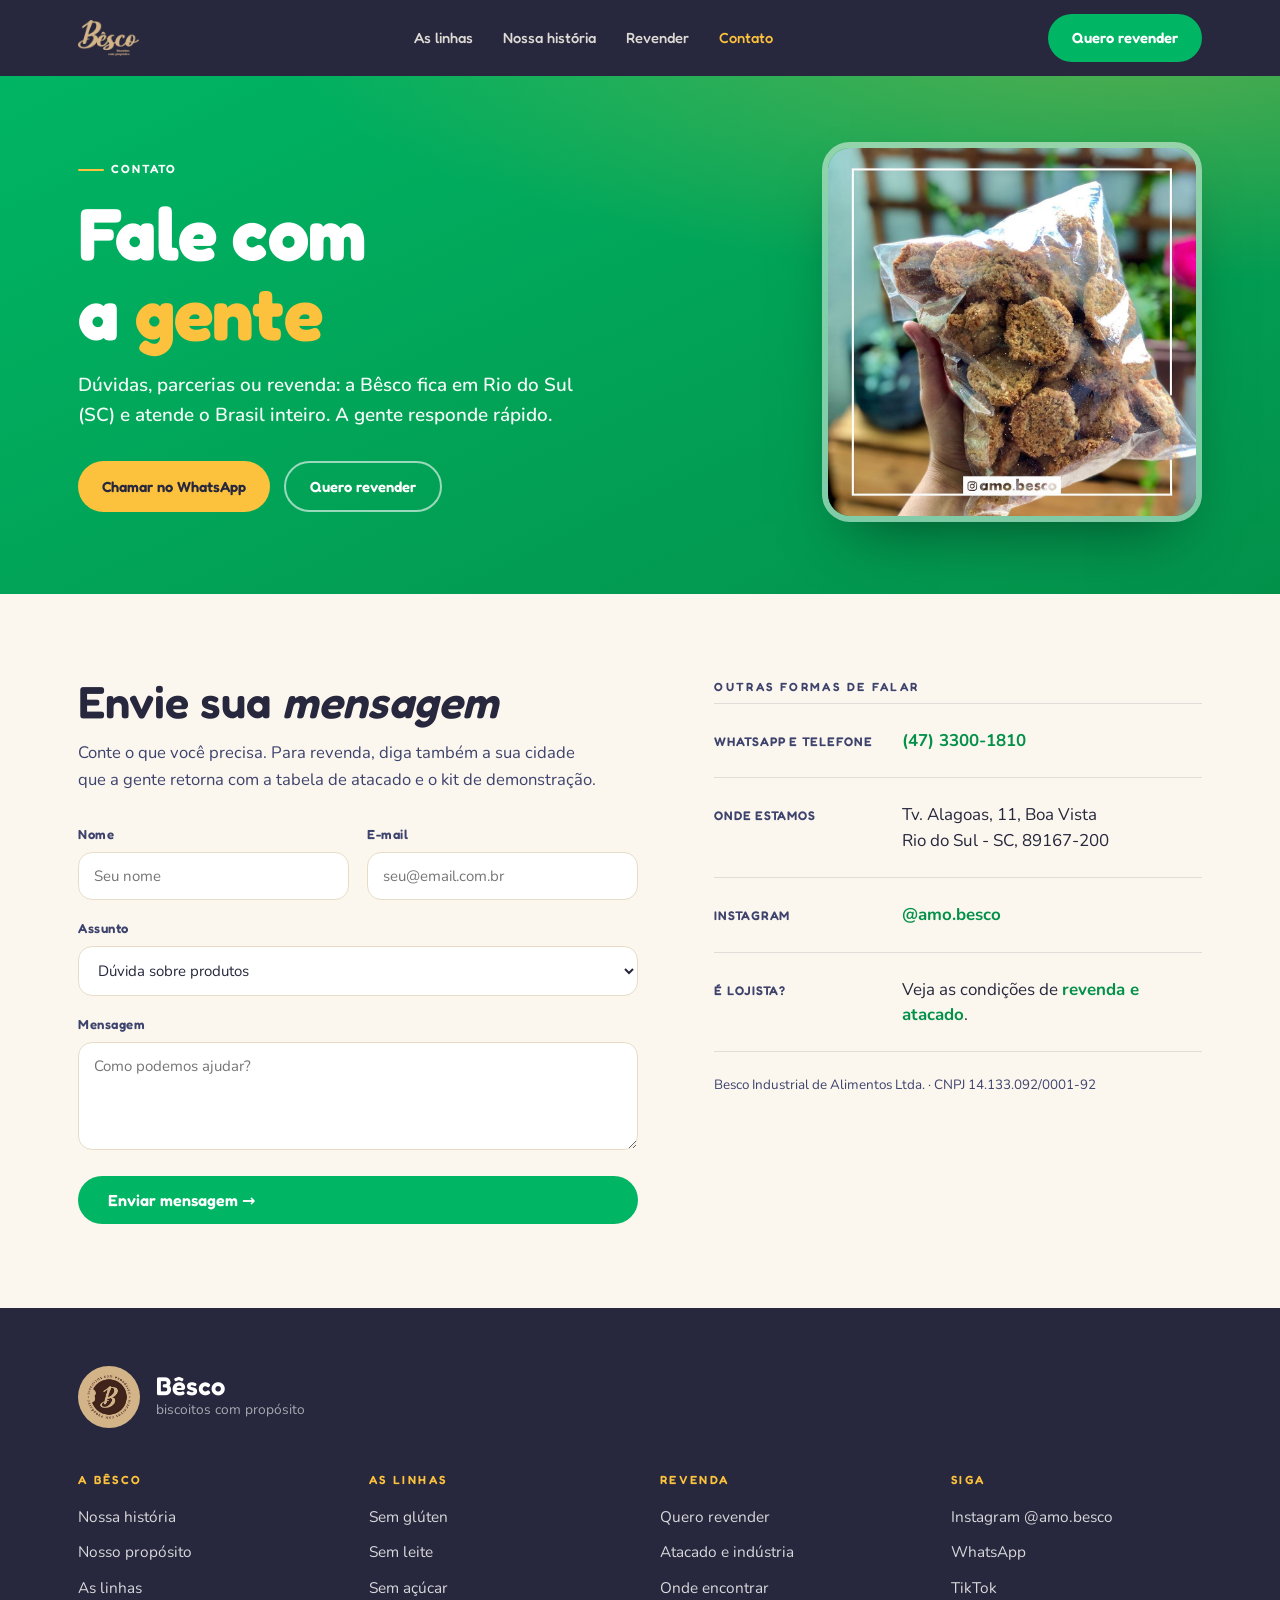
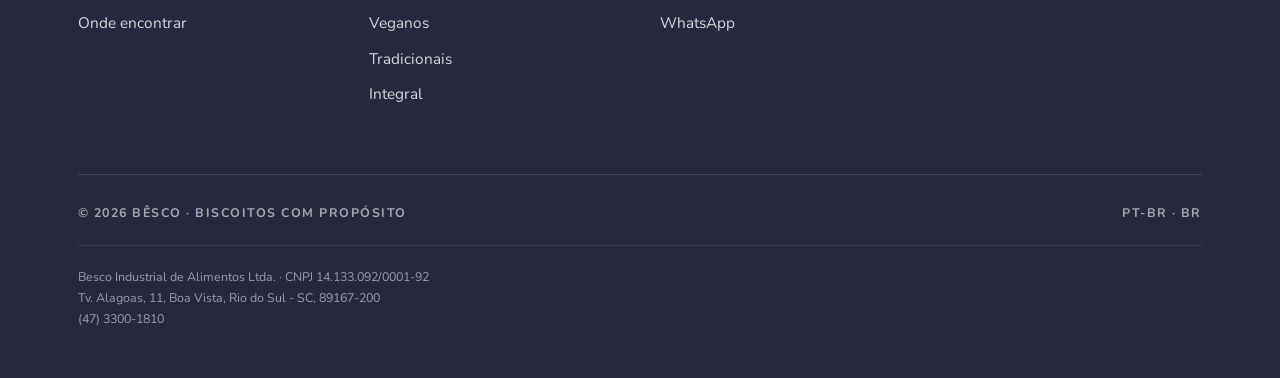
<file: contato.html>
<!doctype html>
<html lang="pt-BR">
<head>
<meta charset="utf-8" />
<meta name="viewport" content="width=device-width, initial-scale=1" />
<title>Contato · Bêsco</title>
<link rel="stylesheet" href="besco.css" />
<style>
  /* contato — módulo de contato (formulário + canais), sem pilha de cards */
  .contact-grid { display: grid; grid-template-columns: 1.08fr 0.92fr; gap: 64px; align-items: start; }
  .contact-grid h2 { font-size: clamp(1.9rem, 4vw, 2.8rem); margin-bottom: 14px; }
  .contact-grid .intro { color: var(--azul-cinza); max-width: 520px; margin-bottom: 30px; font-size: 1.04rem; }
  .ways-title { font-family: var(--font-display); font-size: 0.74rem; font-weight: 600; letter-spacing: 0.2em; text-transform: uppercase; color: var(--azul-cinza); margin-bottom: 6px; }
  .ways { display: grid; }
  .way { display: grid; grid-template-columns: 168px 1fr; gap: 20px; padding: 24px 0; border-bottom: 1px solid var(--line); align-items: baseline; }
  .way:first-of-type { border-top: 1px solid var(--line); }
  .way .k { font-family: var(--font-display); font-weight: 600; font-size: 0.78rem; letter-spacing: 0.06em; text-transform: uppercase; color: var(--azul-cinza); }
  .way .v { font-size: 1.06rem; color: var(--indigo); line-height: 1.5; }
  .way .v a { color: var(--verde-folha); font-weight: 700; }
  .way .v a:hover { text-decoration: underline; }
  .way-note { margin-top: 22px; font-size: 0.84rem; color: var(--azul-cinza); }
  @media (max-width: 900px) { .contact-grid { grid-template-columns: 1fr; gap: 44px; } }
  @media (max-width: 560px) { .way { grid-template-columns: 1fr; gap: 4px; } }
</style>
</head>
<body>

<header class="site-header"><div class="wrap bar">
  <a class="brand" href="index.html"><img src="mqy7fmq2-besco_logo.png" alt="Bêsco"></a>
  <nav class="nav"><a href="linhas.html">As linhas</a><a href="sobre.html">Nossa história</a><a href="revender.html">Revender</a><a href="contato.html" aria-current="page">Contato</a></nav>
  <a class="pill" href="revender.html">Quero revender</a>
</div></header>

<section class="page-hero"><div class="wrap">
  <div>
    <p class="eyebrow">Contato</p>
    <h1>Fale com<br>a <em>gente</em></h1>
    <p class="lead">Dúvidas, parcerias ou revenda: a Bêsco fica em Rio do Sul (SC) e atende o Brasil inteiro. A gente responde rápido.</p>
    <div class="acts">
      <a class="pill pill-amarelo" href="https://wa.me/554733001810" target="_blank" rel="noreferrer">Chamar no WhatsApp</a>
      <a class="pill pill-outline" href="revender.html">Quero revender</a>
    </div>
  </div>
  <div class="hero-photo"><img src="mqy6a2i2-amo.besco_1615399075_2526473021935200951_37765778252.jpg" alt="Biscoitos Bêsco"></div>
</div></section>

<section class="block"><div class="wrap">
  <div class="contact-grid">

    <div>
      <h2 class="serif">Envie sua <em>mensagem</em></h2>
      <p class="intro">Conte o que você precisa. Para revenda, diga também a sua cidade que a gente retorna com a tabela de atacado e o kit de demonstração.</p>
      <form class="form" onsubmit="event.preventDefault(); this.querySelector('.ok').style.display='block';">
        <div class="row">
          <div class="field"><label>Nome</label><input type="text" placeholder="Seu nome" required></div>
          <div class="field"><label>E-mail</label><input type="email" placeholder="seu@email.com.br" required></div>
        </div>
        <div class="field"><label>Assunto</label>
          <select><option>Dúvida sobre produtos</option><option>Quero revender</option><option>Atacado / indústria</option><option>Imprensa</option><option>Outro</option></select>
        </div>
        <div class="field"><label>Mensagem</label><textarea rows="4" placeholder="Como podemos ajudar?"></textarea></div>
        <button class="btn" type="submit">Enviar mensagem →</button>
        <p class="ok" style="display:none; color:var(--verde-folha); font-weight:800; font-size:14px;">Mensagem enviada! Logo retornamos o seu contato.</p>
      </form>
    </div>

    <aside>
      <div class="ways-title">Outras formas de falar</div>
      <div class="ways">
        <div class="way"><div class="k">WhatsApp e telefone</div><div class="v"><a href="tel:+554733001810">(47) 3300-1810</a></div></div>
        <div class="way"><div class="k">Onde estamos</div><div class="v">Tv. Alagoas, 11, Boa Vista<br>Rio do Sul - SC, 89167-200</div></div>
        <div class="way"><div class="k">Instagram</div><div class="v"><a href="https://instagram.com/amo.besco" target="_blank" rel="noreferrer">@amo.besco</a></div></div>
        <div class="way"><div class="k">É lojista?</div><div class="v">Veja as condições de <a href="revender.html">revenda e atacado</a>.</div></div>
      </div>
      <p class="way-note">Besco Industrial de Alimentos Ltda. · CNPJ 14.133.092/0001-92</p>
    </aside>

  </div>
</div></section>

<footer class="site-footer"><div class="wrap">
  <div class="foot-brand"><img class="seal" src="mqy7fmq3-images.jpg" alt="Bêsco"><div><div class="serif">Bêsco</div><div class="sub">biscoitos com propósito</div></div></div>
  <div class="foot-cols">
    <div><h4>A Bêsco</h4><a href="sobre.html">Nossa história</a><a href="sobre.html">Nosso propósito</a><a href="linhas.html">As linhas</a><a href="contato.html">Onde encontrar</a></div>
    <div><h4>As linhas</h4><a href="linha-sem-gluten.html">Sem glúten</a><a href="linha-sem-leite.html">Sem leite</a><a href="linha-sem-acucar.html">Sem açúcar</a><a href="linha-veganos.html">Veganos</a><a href="linha-tradicionais.html">Tradicionais</a><a href="linha-integral.html">Integral</a></div>
    <div><h4>Revenda</h4><a href="revender.html">Quero revender</a><a href="revender.html">Atacado e indústria</a><a href="contato.html">Onde encontrar</a><a href="contato.html">WhatsApp</a></div>
    <div><h4>Siga</h4><a href="https://instagram.com/amo.besco" target="_blank" rel="noreferrer">Instagram @amo.besco</a><a href="contato.html">WhatsApp</a><a href="contato.html">TikTok</a></div>
  </div>
  <div class="foot-bottom"><span>© 2026 Bêsco · Biscoitos com propósito</span><span>PT-BR · BR</span></div>
  <div class="legal">Besco Industrial de Alimentos Ltda. · CNPJ 14.133.092/0001-92<br>Tv. Alagoas, 11, Boa Vista, Rio do Sul - SC, 89167-200<br>(47) 3300-1810</div>
</div></footer>

</body>
</html>
</file>
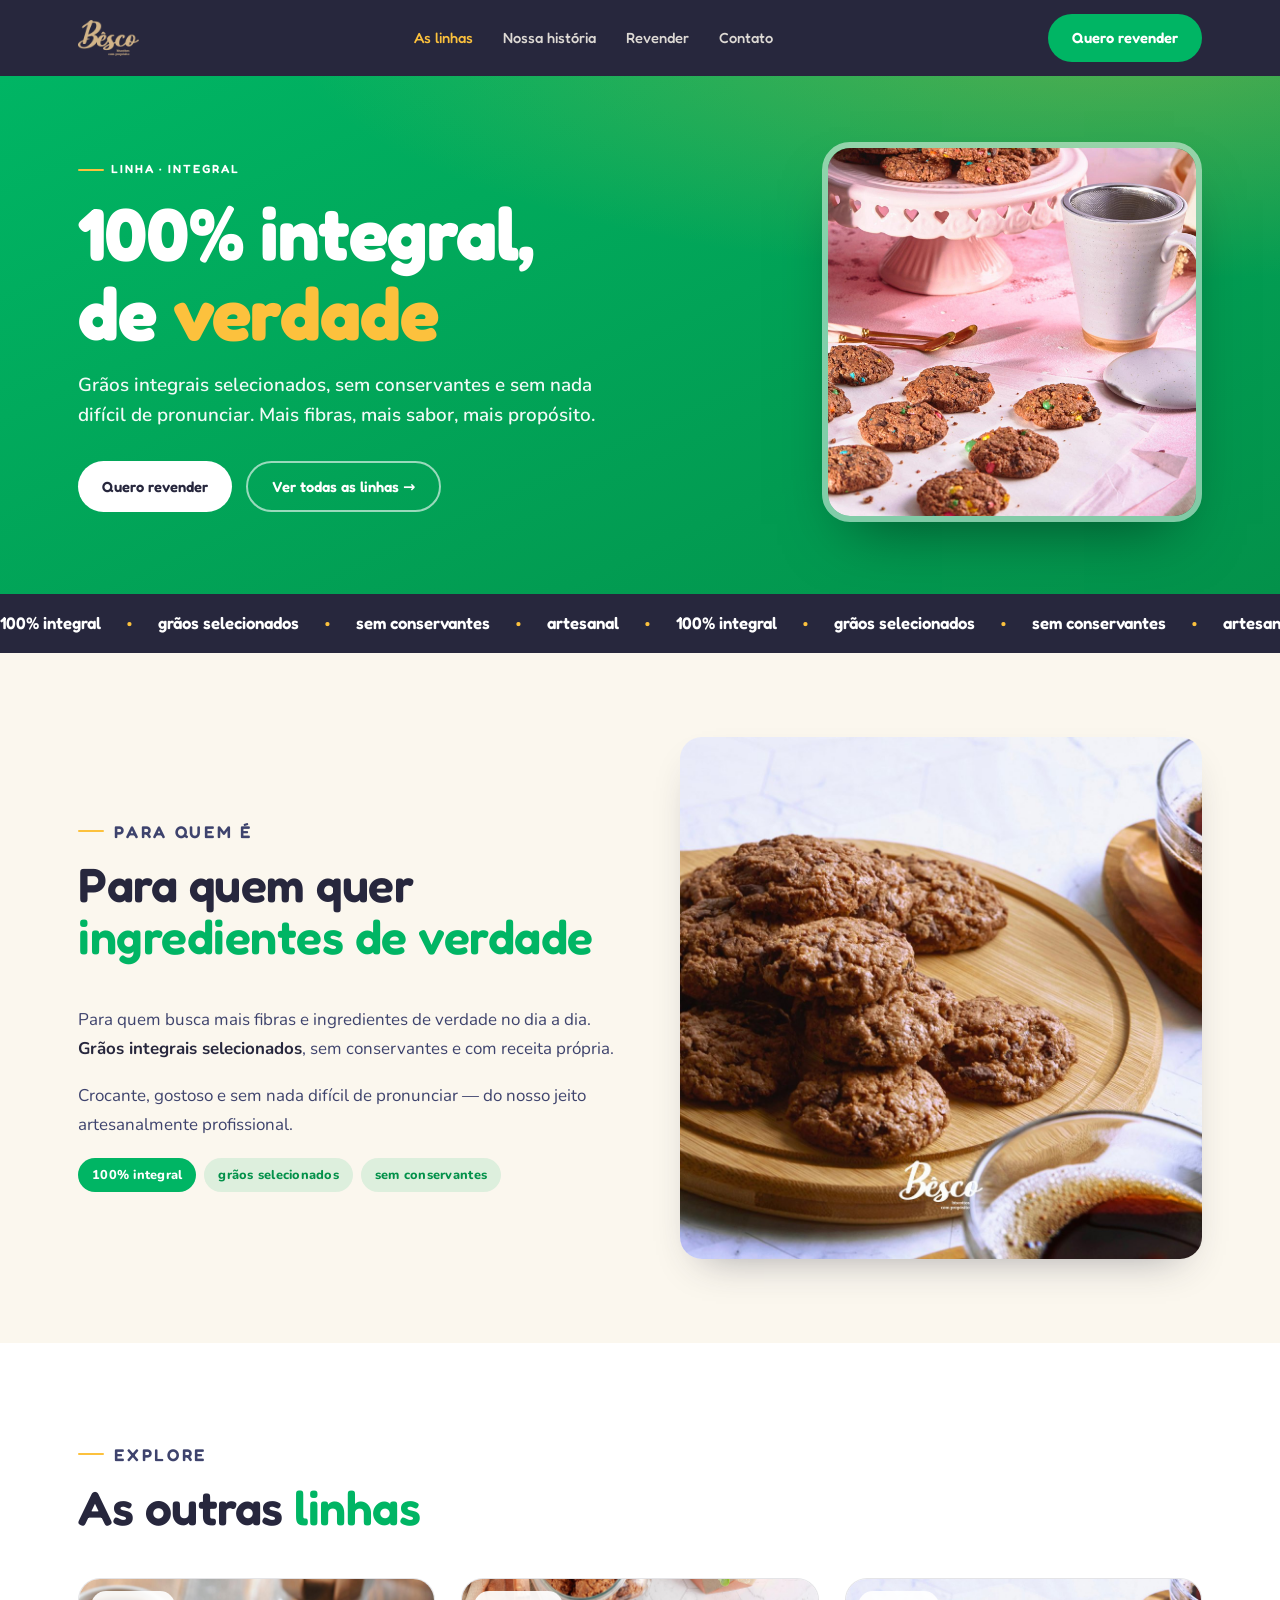
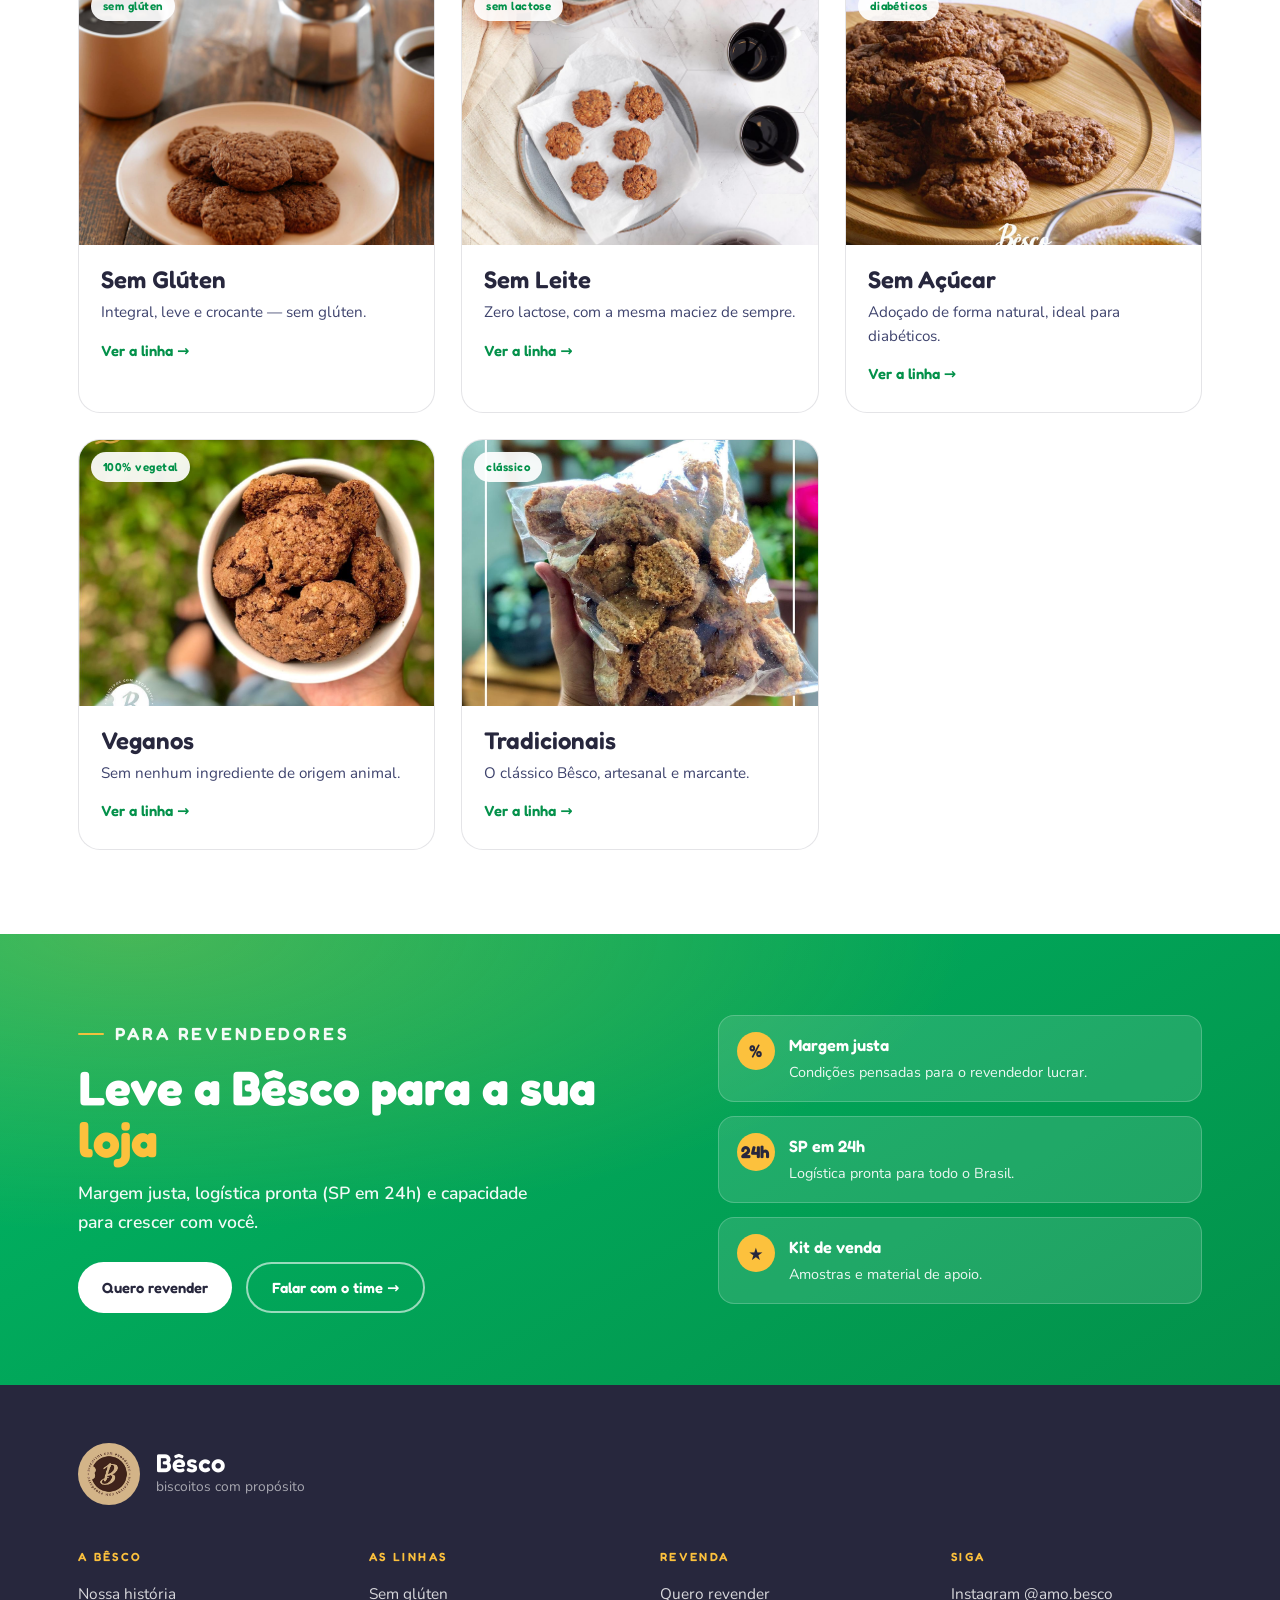
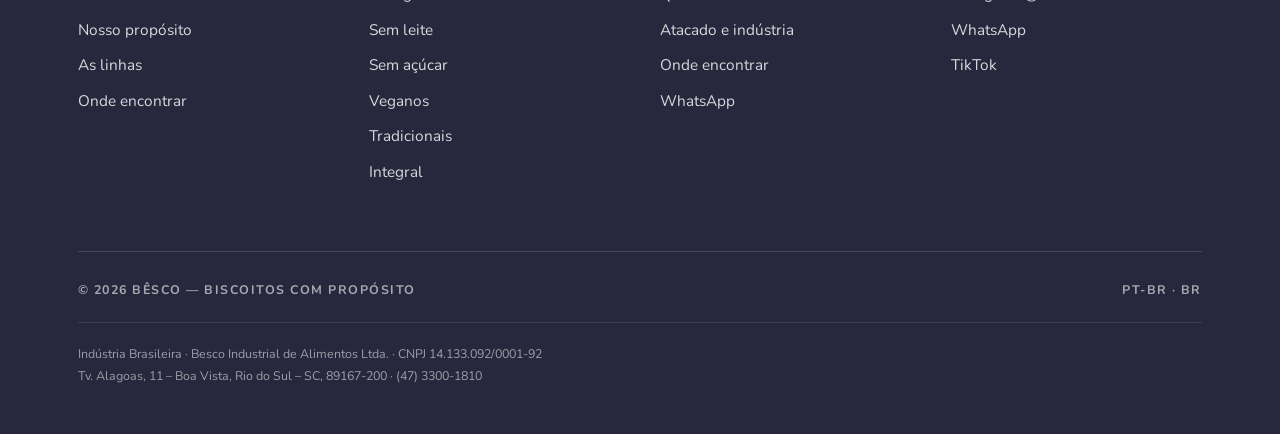
<file: linha-integral.html>
<!doctype html>
<html lang="pt-BR">
<head>
<meta charset="utf-8" />
<meta name="viewport" content="width=device-width, initial-scale=1" />
<title>Linha Integral — Bêsco</title>
<link rel="stylesheet" href="besco.css" />
</head>
<body>

<header class="site-header"><div class="wrap bar">
  <a class="brand" href="index.html"><img src="mqy7fmq2-besco_logo.png" alt="Bêsco"></a>
  <nav class="nav"><a href="linhas.html" aria-current="page">As linhas</a><a href="sobre.html">Nossa história</a><a href="revender.html">Revender</a><a href="contato.html">Contato</a></nav>
  <a class="pill" href="revender.html">Quero revender</a>
</div></header>

<section class="page-hero"><div class="wrap">
  <div>
    <p class="eyebrow">Linha · Integral</p>
    <h1>100% integral,<br>de <em>verdade</em></h1>
    <p class="lead">Grãos integrais selecionados, sem conservantes e sem nada difícil de pronunciar. Mais fibras, mais sabor, mais propósito.</p>
    <div class="acts"><a class="pill pill-light" href="revender.html">Quero revender</a><a class="pill pill-outline" href="linhas.html">Ver todas as linhas →</a></div>
  </div>
  <div class="hero-photo"><img src="mqy6a1vk-amo.besco_1615458846_2526974414672439094_37765778252.jpg" alt="Linha integral Bêsco"></div>
</div></section>

<div class="ticker" aria-hidden="true"><div class="ticker-track">
  <span>100% integral</span><span>grãos selecionados</span><span>sem conservantes</span><span>artesanal</span>
  <span>100% integral</span><span>grãos selecionados</span><span>sem conservantes</span><span>artesanal</span>
</div></div>

<section class="block"><div class="wrap split">
  <div>
    <div class="section-head"><p class="eyebrow">Para quem é</p><h2>Para quem quer <em>ingredientes de verdade</em></h2></div>
    <div class="prose">
      <p>Para quem busca mais fibras e ingredientes de verdade no dia a dia. <strong>Grãos integrais selecionados</strong>, sem conservantes e com receita própria.</p>
      <p>Crocante, gostoso e sem nada difícil de pronunciar — do nosso jeito artesanalmente profissional.</p>
    </div>
    <div class="chips" style="margin-top:18px"><span class="chip solid">100% integral</span><span class="chip">grãos selecionados</span><span class="chip">sem conservantes</span></div>
  </div>
  <img src="mqy6au02-amo.besco_1622026063_2582064221664556464_37765778252.jpg" alt="Biscoitos Bêsco">
</div></section>

<section class="block alt"><div class="wrap">
  <div class="section-head"><p class="eyebrow">Explore</p><h2>As outras <em>linhas</em></h2></div>
  <div class="grid-lines">
    <a class="line-card" href="linha-sem-gluten.html"><div class="ph"><span class="tagtop">sem glúten</span><img src="mqy6au1o-amo.besco_1624731942_2604762780712991427_37765778252.jpg" alt="Sem glúten"></div><div class="body"><h3>Sem Glúten</h3><p>Integral, leve e crocante — sem glúten.</p><span class="more">Ver a linha →</span></div></a>
    <a class="line-card" href="linha-sem-leite.html"><div class="ph"><span class="tagtop">sem lactose</span><img src="mqy6ammv-amo.besco_1617968263_2548024929573371317_37765778252.jpg" alt="Sem leite"></div><div class="body"><h3>Sem Leite</h3><p>Zero lactose, com a mesma maciez de sempre.</p><span class="more">Ver a linha →</span></div></a>
    <a class="line-card" href="linha-sem-acucar.html"><div class="ph"><span class="tagtop">diabéticos</span><img src="mqy6au02-amo.besco_1622026063_2582064221664556464_37765778252.jpg" alt="Sem açúcar"></div><div class="body"><h3>Sem Açúcar</h3><p>Adoçado de forma natural, ideal para diabéticos.</p><span class="more">Ver a linha →</span></div></a>
    <a class="line-card" href="linha-veganos.html"><div class="ph"><span class="tagtop">100% vegetal</span><img src="mqy6a2d2-amo.besco_1614095580_2515538510657943192_37765778252.jpg" alt="Veganos"></div><div class="body"><h3>Veganos</h3><p>Sem nenhum ingrediente de origem animal.</p><span class="more">Ver a linha →</span></div></a>
    <a class="line-card" href="linha-tradicionais.html"><div class="ph"><span class="tagtop">clássico</span><img src="mqy6a2i2-amo.besco_1615399075_2526473021935200951_37765778252.jpg" alt="Tradicionais"></div><div class="body"><h3>Tradicionais</h3><p>O clássico Bêsco, artesanal e marcante.</p><span class="more">Ver a linha →</span></div></a>
  </div>
</div></section>

<section class="reseller"><div class="wrap">
  <div>
    <p class="eyebrow" style="color:#fff">Para revendedores</p>
    <h2>Leve a Bêsco para a sua <em>loja</em></h2>
    <p>Margem justa, logística pronta (SP em 24h) e capacidade para crescer com você.</p>
    <div class="acts"><a class="pill pill-light" href="revender.html">Quero revender</a><a class="pill pill-outline" href="contato.html">Falar com o time →</a></div>
  </div>
  <div class="res-list">
    <div class="res-item"><div class="ic">%</div><div><b>Margem justa</b><span>Condições pensadas para o revendedor lucrar.</span></div></div>
    <div class="res-item"><div class="ic">24h</div><div><b>SP em 24h</b><span>Logística pronta para todo o Brasil.</span></div></div>
    <div class="res-item"><div class="ic">★</div><div><b>Kit de venda</b><span>Amostras e material de apoio.</span></div></div>
  </div>
</div></section>

<footer class="site-footer"><div class="wrap">
  <div class="foot-brand"><img class="seal" src="mqy7fmq3-images.jpg" alt="Bêsco"><div><div class="serif">Bêsco</div><div class="sub">biscoitos com propósito</div></div></div>
  <div class="foot-cols">
    <div><h4>A Bêsco</h4><a href="sobre.html">Nossa história</a><a href="sobre.html">Nosso propósito</a><a href="linhas.html">As linhas</a><a href="contato.html">Onde encontrar</a></div>
    <div><h4>As linhas</h4><a href="linha-sem-gluten.html">Sem glúten</a><a href="linha-sem-leite.html">Sem leite</a><a href="linha-sem-acucar.html">Sem açúcar</a><a href="linha-veganos.html">Veganos</a><a href="linha-tradicionais.html">Tradicionais</a><a href="linha-integral.html">Integral</a></div>
    <div><h4>Revenda</h4><a href="revender.html">Quero revender</a><a href="revender.html">Atacado e indústria</a><a href="contato.html">Onde encontrar</a><a href="contato.html">WhatsApp</a></div>
    <div><h4>Siga</h4><a href="https://instagram.com/amo.besco" target="_blank" rel="noreferrer">Instagram @amo.besco</a><a href="contato.html">WhatsApp</a><a href="contato.html">TikTok</a></div>
  </div>
  <div class="foot-bottom"><span>© 2026 Bêsco — Biscoitos com propósito</span><span>PT-BR · BR</span></div>
  <div class="legal">Indústria Brasileira · Besco Industrial de Alimentos Ltda. · CNPJ 14.133.092/0001-92<br>Tv. Alagoas, 11 – Boa Vista, Rio do Sul – SC, 89167-200 · (47) 3300-1810</div>
</div></footer>

</body>
</html>
</file>
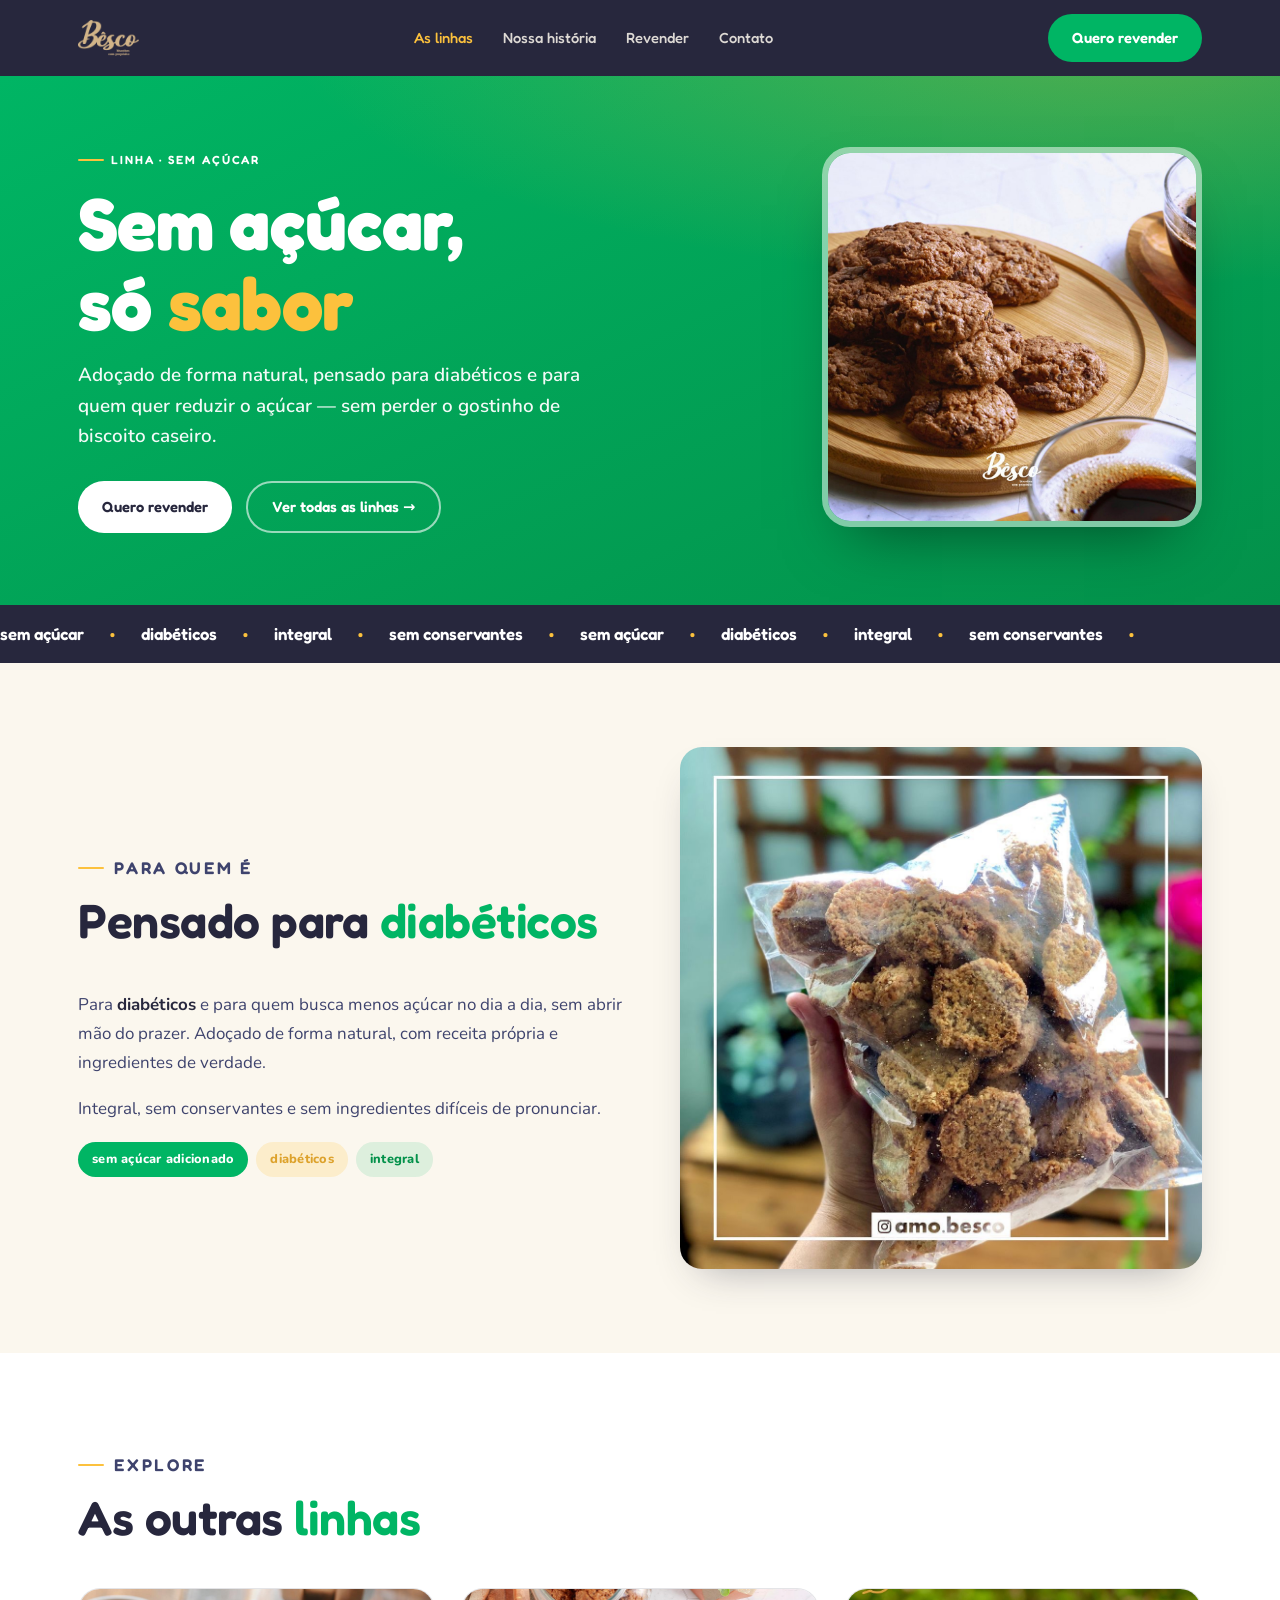
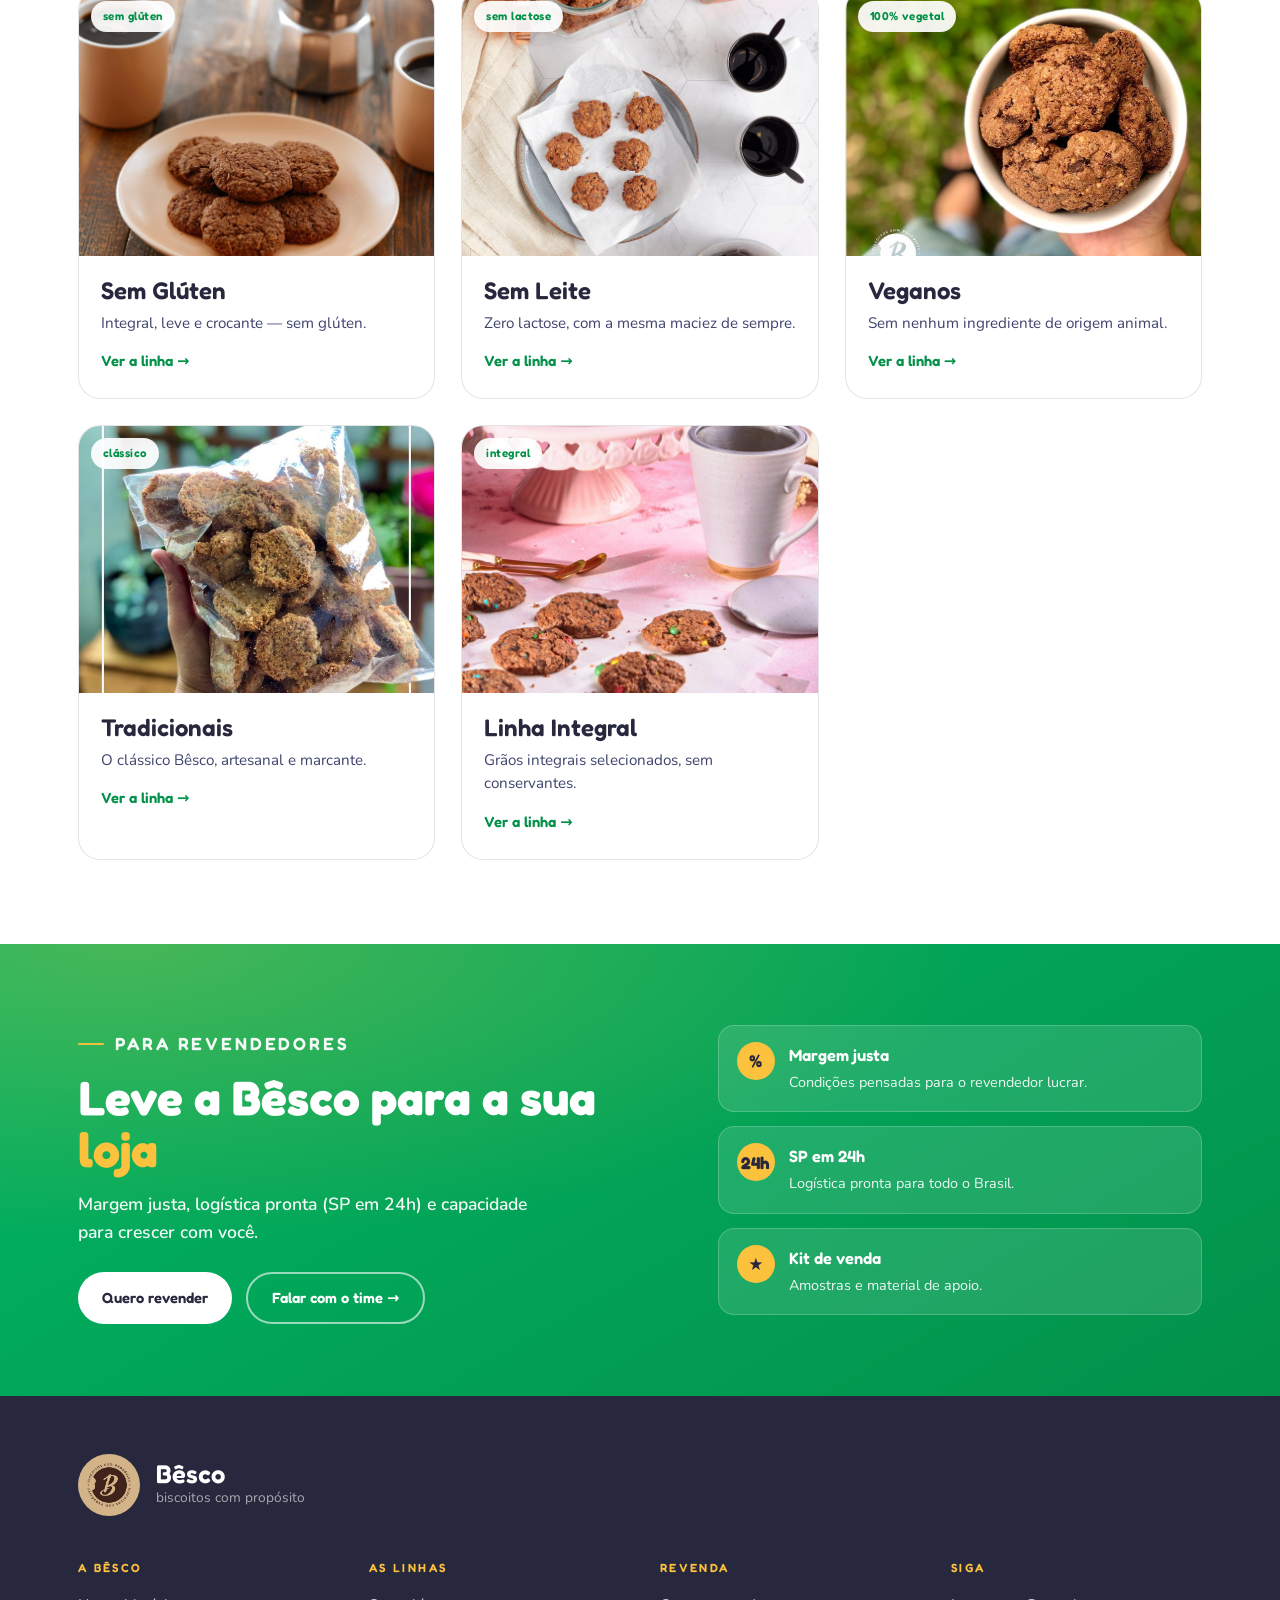
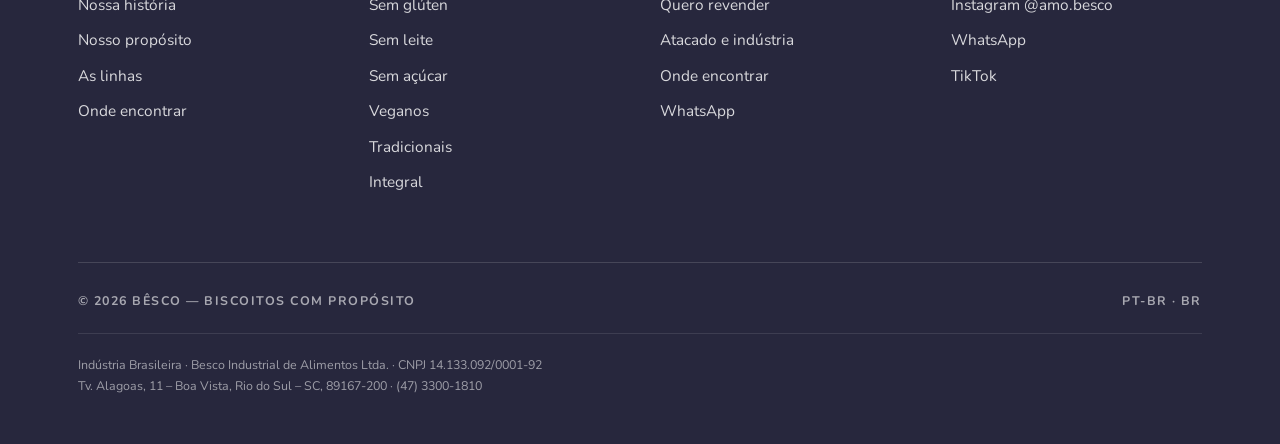
<file: linha-sem-acucar.html>
<!doctype html>
<html lang="pt-BR">
<head>
<meta charset="utf-8" />
<meta name="viewport" content="width=device-width, initial-scale=1" />
<title>Linha Sem Açúcar — Bêsco</title>
<link rel="stylesheet" href="besco.css" />
</head>
<body>

<header class="site-header"><div class="wrap bar">
  <a class="brand" href="index.html"><img src="mqy7fmq2-besco_logo.png" alt="Bêsco"></a>
  <nav class="nav"><a href="linhas.html" aria-current="page">As linhas</a><a href="sobre.html">Nossa história</a><a href="revender.html">Revender</a><a href="contato.html">Contato</a></nav>
  <a class="pill" href="revender.html">Quero revender</a>
</div></header>

<section class="page-hero"><div class="wrap">
  <div>
    <p class="eyebrow">Linha · Sem Açúcar</p>
    <h1>Sem açúcar,<br>só <em>sabor</em></h1>
    <p class="lead">Adoçado de forma natural, pensado para diabéticos e para quem quer reduzir o açúcar — sem perder o gostinho de biscoito caseiro.</p>
    <div class="acts"><a class="pill pill-light" href="revender.html">Quero revender</a><a class="pill pill-outline" href="linhas.html">Ver todas as linhas →</a></div>
  </div>
  <div class="hero-photo"><img src="mqy6au02-amo.besco_1622026063_2582064221664556464_37765778252.jpg" alt="Biscoito sem açúcar Bêsco"></div>
</div></section>

<div class="ticker" aria-hidden="true"><div class="ticker-track">
  <span>sem açúcar</span><span>diabéticos</span><span>integral</span><span>sem conservantes</span>
  <span>sem açúcar</span><span>diabéticos</span><span>integral</span><span>sem conservantes</span>
</div></div>

<section class="block"><div class="wrap split">
  <div>
    <div class="section-head"><p class="eyebrow">Para quem é</p><h2>Pensado para <em>diabéticos</em></h2></div>
    <div class="prose">
      <p>Para <strong>diabéticos</strong> e para quem busca menos açúcar no dia a dia, sem abrir mão do prazer. Adoçado de forma natural, com receita própria e ingredientes de verdade.</p>
      <p>Integral, sem conservantes e sem ingredientes difíceis de pronunciar.</p>
    </div>
    <div class="chips" style="margin-top:18px"><span class="chip solid">sem açúcar adicionado</span><span class="chip gold">diabéticos</span><span class="chip">integral</span></div>
  </div>
  <img src="mqy6a2i2-amo.besco_1615399075_2526473021935200951_37765778252.jpg" alt="Biscoitos Bêsco">
</div></section>

<section class="block alt"><div class="wrap">
  <div class="section-head"><p class="eyebrow">Explore</p><h2>As outras <em>linhas</em></h2></div>
  <div class="grid-lines">
    <a class="line-card" href="linha-sem-gluten.html"><div class="ph"><span class="tagtop">sem glúten</span><img src="mqy6au1o-amo.besco_1624731942_2604762780712991427_37765778252.jpg" alt="Sem glúten"></div><div class="body"><h3>Sem Glúten</h3><p>Integral, leve e crocante — sem glúten.</p><span class="more">Ver a linha →</span></div></a>
    <a class="line-card" href="linha-sem-leite.html"><div class="ph"><span class="tagtop">sem lactose</span><img src="mqy6ammv-amo.besco_1617968263_2548024929573371317_37765778252.jpg" alt="Sem leite"></div><div class="body"><h3>Sem Leite</h3><p>Zero lactose, com a mesma maciez de sempre.</p><span class="more">Ver a linha →</span></div></a>
    <a class="line-card" href="linha-veganos.html"><div class="ph"><span class="tagtop">100% vegetal</span><img src="mqy6a2d2-amo.besco_1614095580_2515538510657943192_37765778252.jpg" alt="Veganos"></div><div class="body"><h3>Veganos</h3><p>Sem nenhum ingrediente de origem animal.</p><span class="more">Ver a linha →</span></div></a>
    <a class="line-card" href="linha-tradicionais.html"><div class="ph"><span class="tagtop">clássico</span><img src="mqy6a2i2-amo.besco_1615399075_2526473021935200951_37765778252.jpg" alt="Tradicionais"></div><div class="body"><h3>Tradicionais</h3><p>O clássico Bêsco, artesanal e marcante.</p><span class="more">Ver a linha →</span></div></a>
    <a class="line-card" href="linha-integral.html"><div class="ph"><span class="tagtop">integral</span><img src="mqy6a1vk-amo.besco_1615458846_2526974414672439094_37765778252.jpg" alt="Integral"></div><div class="body"><h3>Linha Integral</h3><p>Grãos integrais selecionados, sem conservantes.</p><span class="more">Ver a linha →</span></div></a>
  </div>
</div></section>

<section class="reseller"><div class="wrap">
  <div>
    <p class="eyebrow" style="color:#fff">Para revendedores</p>
    <h2>Leve a Bêsco para a sua <em>loja</em></h2>
    <p>Margem justa, logística pronta (SP em 24h) e capacidade para crescer com você.</p>
    <div class="acts"><a class="pill pill-light" href="revender.html">Quero revender</a><a class="pill pill-outline" href="contato.html">Falar com o time →</a></div>
  </div>
  <div class="res-list">
    <div class="res-item"><div class="ic">%</div><div><b>Margem justa</b><span>Condições pensadas para o revendedor lucrar.</span></div></div>
    <div class="res-item"><div class="ic">24h</div><div><b>SP em 24h</b><span>Logística pronta para todo o Brasil.</span></div></div>
    <div class="res-item"><div class="ic">★</div><div><b>Kit de venda</b><span>Amostras e material de apoio.</span></div></div>
  </div>
</div></section>

<footer class="site-footer"><div class="wrap">
  <div class="foot-brand"><img class="seal" src="mqy7fmq3-images.jpg" alt="Bêsco"><div><div class="serif">Bêsco</div><div class="sub">biscoitos com propósito</div></div></div>
  <div class="foot-cols">
    <div><h4>A Bêsco</h4><a href="sobre.html">Nossa história</a><a href="sobre.html">Nosso propósito</a><a href="linhas.html">As linhas</a><a href="contato.html">Onde encontrar</a></div>
    <div><h4>As linhas</h4><a href="linha-sem-gluten.html">Sem glúten</a><a href="linha-sem-leite.html">Sem leite</a><a href="linha-sem-acucar.html">Sem açúcar</a><a href="linha-veganos.html">Veganos</a><a href="linha-tradicionais.html">Tradicionais</a><a href="linha-integral.html">Integral</a></div>
    <div><h4>Revenda</h4><a href="revender.html">Quero revender</a><a href="revender.html">Atacado e indústria</a><a href="contato.html">Onde encontrar</a><a href="contato.html">WhatsApp</a></div>
    <div><h4>Siga</h4><a href="https://instagram.com/amo.besco" target="_blank" rel="noreferrer">Instagram @amo.besco</a><a href="contato.html">WhatsApp</a><a href="contato.html">TikTok</a></div>
  </div>
  <div class="foot-bottom"><span>© 2026 Bêsco — Biscoitos com propósito</span><span>PT-BR · BR</span></div>
  <div class="legal">Indústria Brasileira · Besco Industrial de Alimentos Ltda. · CNPJ 14.133.092/0001-92<br>Tv. Alagoas, 11 – Boa Vista, Rio do Sul – SC, 89167-200 · (47) 3300-1810</div>
</div></footer>

</body>
</html>
</file>
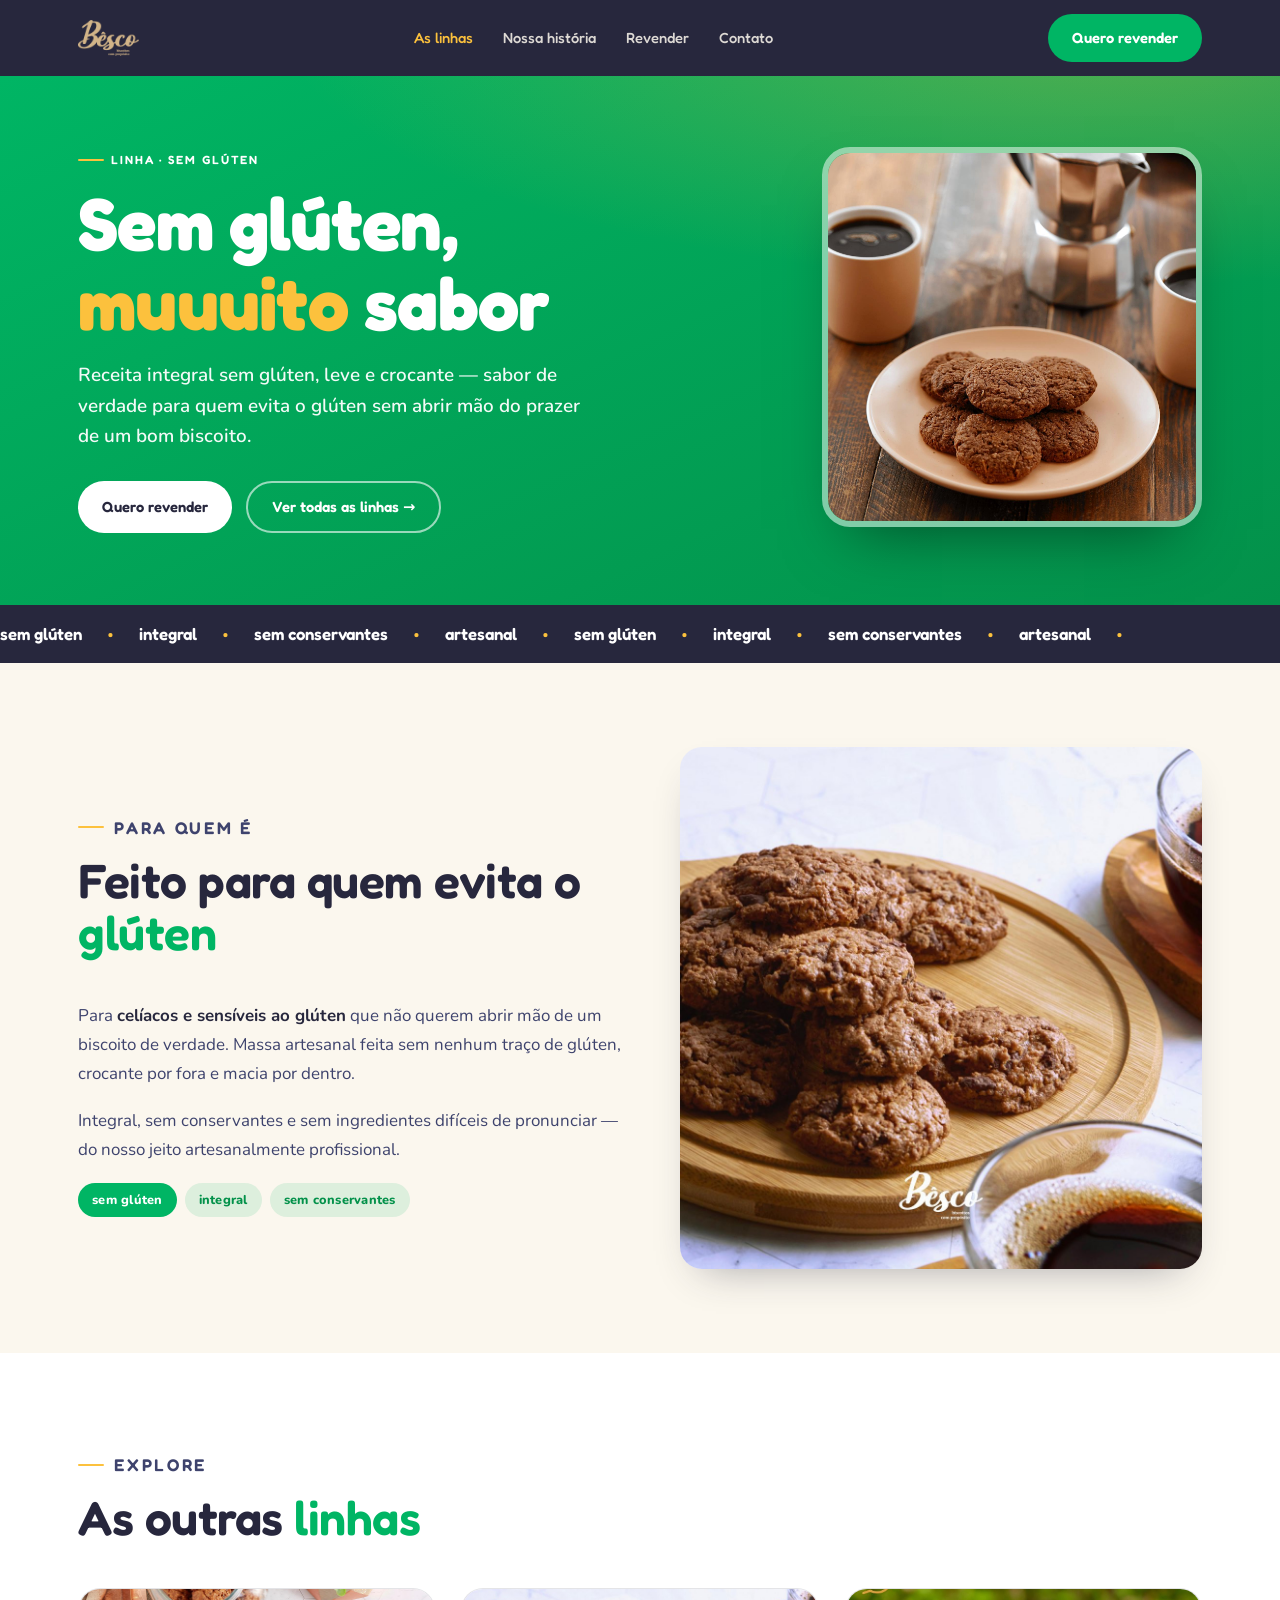
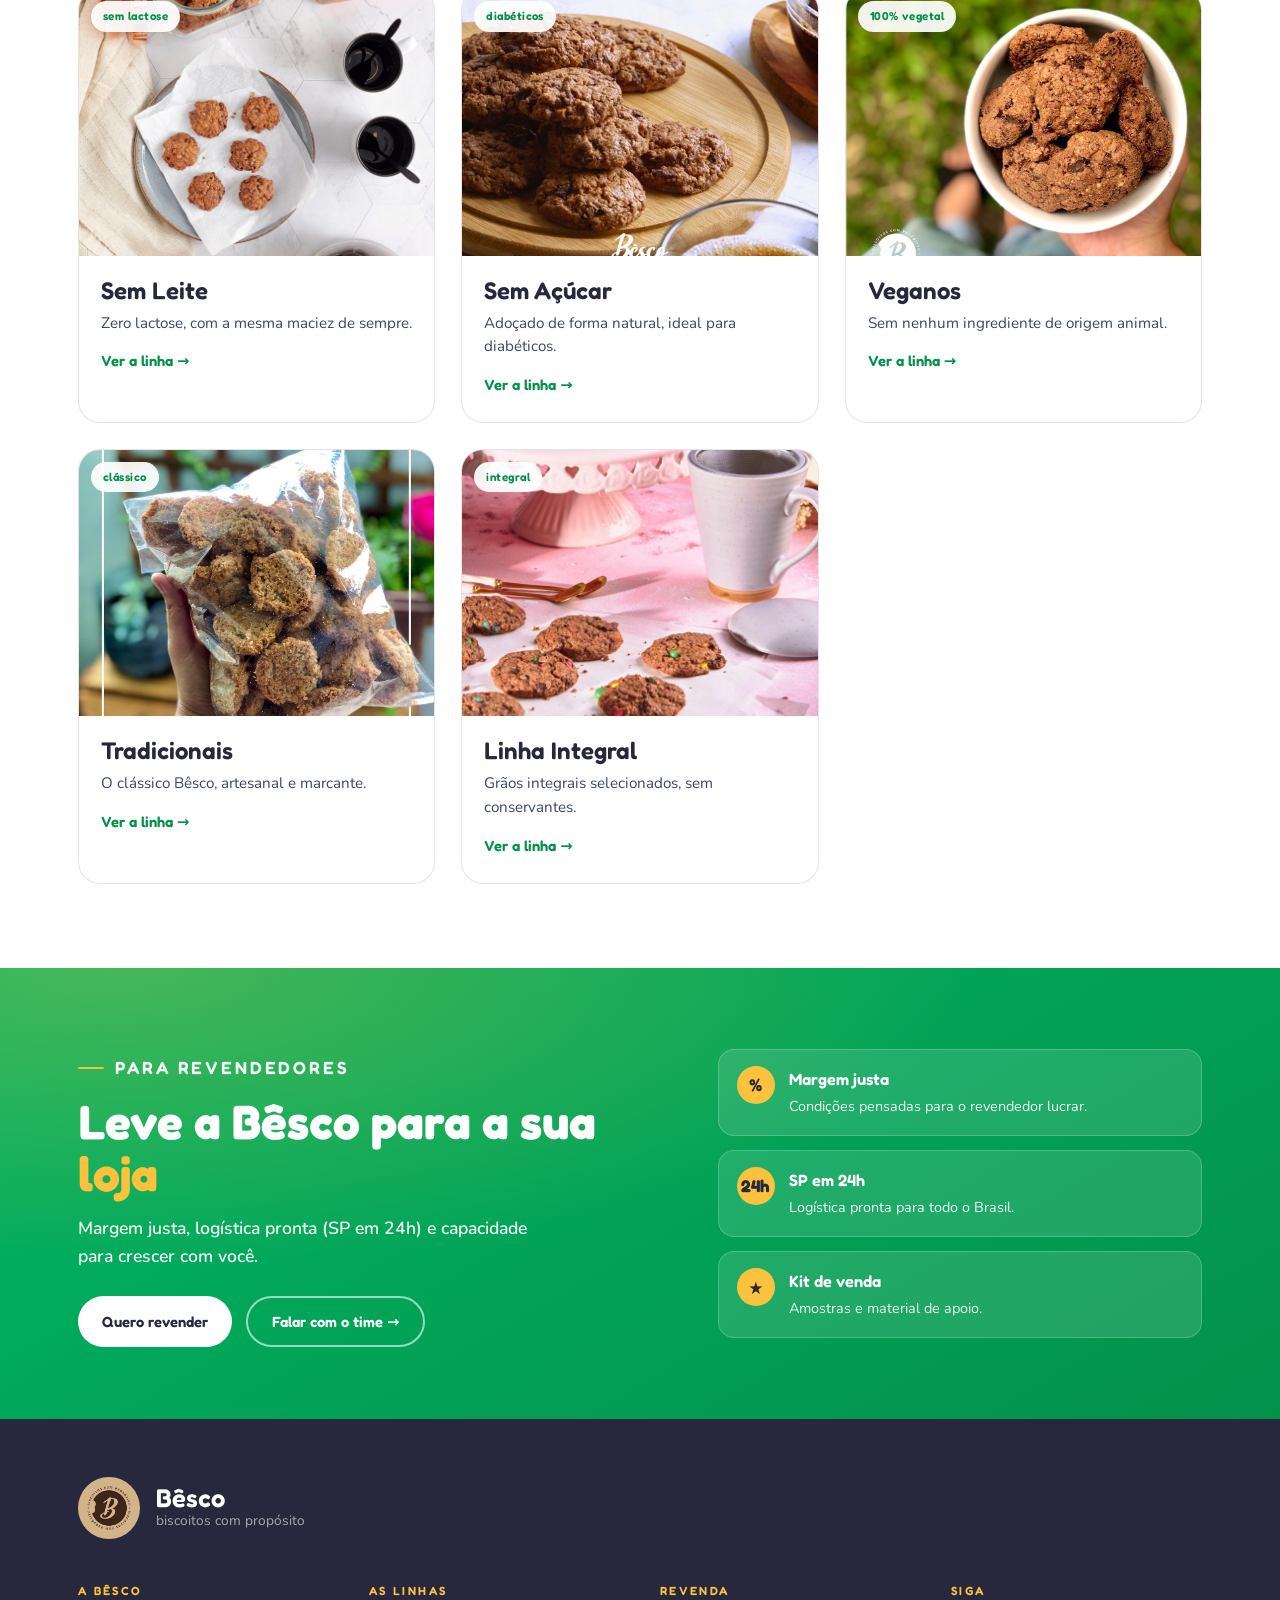
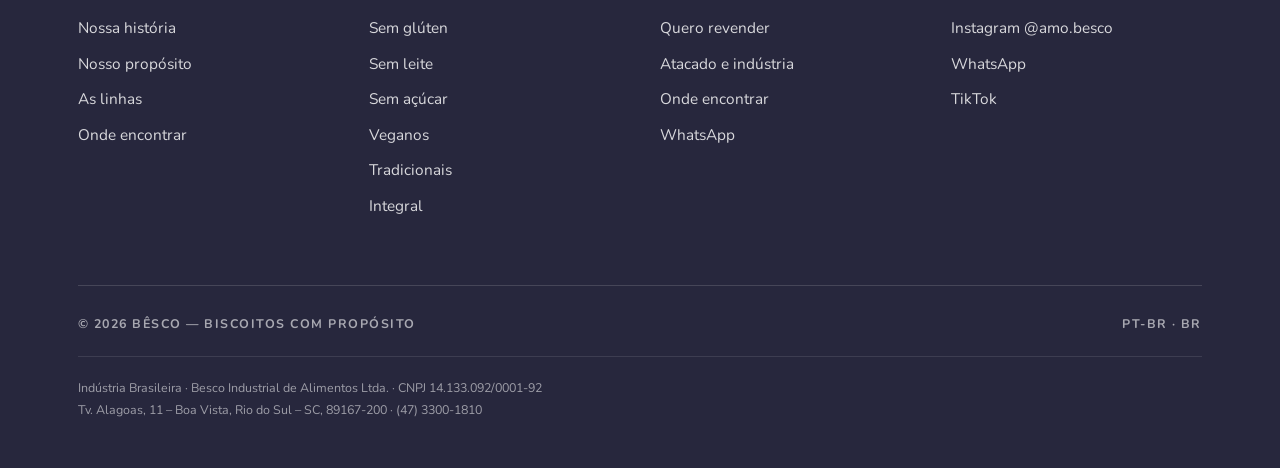
<file: linha-sem-gluten.html>
<!doctype html>
<html lang="pt-BR">
<head>
<meta charset="utf-8" />
<meta name="viewport" content="width=device-width, initial-scale=1" />
<title>Linha Sem Glúten — Bêsco</title>
<link rel="stylesheet" href="besco.css" />
</head>
<body>

<header class="site-header"><div class="wrap bar">
  <a class="brand" href="index.html"><img src="mqy7fmq2-besco_logo.png" alt="Bêsco"></a>
  <nav class="nav"><a href="linhas.html" aria-current="page">As linhas</a><a href="sobre.html">Nossa história</a><a href="revender.html">Revender</a><a href="contato.html">Contato</a></nav>
  <a class="pill" href="revender.html">Quero revender</a>
</div></header>

<section class="page-hero"><div class="wrap">
  <div>
    <p class="eyebrow">Linha · Sem Glúten</p>
    <h1>Sem glúten,<br><em>muuuito</em> sabor</h1>
    <p class="lead">Receita integral sem glúten, leve e crocante — sabor de verdade para quem evita o glúten sem abrir mão do prazer de um bom biscoito.</p>
    <div class="acts">
      <a class="pill pill-light" href="revender.html">Quero revender</a>
      <a class="pill pill-outline" href="linhas.html">Ver todas as linhas →</a>
    </div>
  </div>
  <div class="hero-photo"><img src="mqy6au1o-amo.besco_1624731942_2604762780712991427_37765778252.jpg" alt="Biscoito sem glúten Bêsco"></div>
</div></section>

<div class="ticker" aria-hidden="true"><div class="ticker-track">
  <span>sem glúten</span><span>integral</span><span>sem conservantes</span><span>artesanal</span>
  <span>sem glúten</span><span>integral</span><span>sem conservantes</span><span>artesanal</span>
</div></div>

<section class="block"><div class="wrap split">
  <div>
    <div class="section-head"><p class="eyebrow">Para quem é</p><h2>Feito para quem evita o <em>glúten</em></h2></div>
    <div class="prose">
      <p>Para <strong>celíacos e sensíveis ao glúten</strong> que não querem abrir mão de um biscoito de verdade. Massa artesanal feita sem nenhum traço de glúten, crocante por fora e macia por dentro.</p>
      <p>Integral, sem conservantes e sem ingredientes difíceis de pronunciar — do nosso jeito artesanalmente profissional.</p>
    </div>
    <div class="chips" style="margin-top:18px"><span class="chip solid">sem glúten</span><span class="chip">integral</span><span class="chip">sem conservantes</span></div>
  </div>
  <img src="mqy6au02-amo.besco_1622026063_2582064221664556464_37765778252.jpg" alt="Biscoitos Bêsco">
</div></section>

<section class="block alt"><div class="wrap">
  <div class="section-head"><p class="eyebrow">Explore</p><h2>As outras <em>linhas</em></h2></div>
  <div class="grid-lines">
    <a class="line-card" href="linha-sem-leite.html"><div class="ph"><span class="tagtop">sem lactose</span><img src="mqy6ammv-amo.besco_1617968263_2548024929573371317_37765778252.jpg" alt="Sem leite"></div><div class="body"><h3>Sem Leite</h3><p>Zero lactose, com a mesma maciez de sempre.</p><span class="more">Ver a linha →</span></div></a>
    <a class="line-card" href="linha-sem-acucar.html"><div class="ph"><span class="tagtop">diabéticos</span><img src="mqy6au02-amo.besco_1622026063_2582064221664556464_37765778252.jpg" alt="Sem açúcar"></div><div class="body"><h3>Sem Açúcar</h3><p>Adoçado de forma natural, ideal para diabéticos.</p><span class="more">Ver a linha →</span></div></a>
    <a class="line-card" href="linha-veganos.html"><div class="ph"><span class="tagtop">100% vegetal</span><img src="mqy6a2d2-amo.besco_1614095580_2515538510657943192_37765778252.jpg" alt="Veganos"></div><div class="body"><h3>Veganos</h3><p>Sem nenhum ingrediente de origem animal.</p><span class="more">Ver a linha →</span></div></a>
    <a class="line-card" href="linha-tradicionais.html"><div class="ph"><span class="tagtop">clássico</span><img src="mqy6a2i2-amo.besco_1615399075_2526473021935200951_37765778252.jpg" alt="Tradicionais"></div><div class="body"><h3>Tradicionais</h3><p>O clássico Bêsco, artesanal e marcante.</p><span class="more">Ver a linha →</span></div></a>
    <a class="line-card" href="linha-integral.html"><div class="ph"><span class="tagtop">integral</span><img src="mqy6a1vk-amo.besco_1615458846_2526974414672439094_37765778252.jpg" alt="Integral"></div><div class="body"><h3>Linha Integral</h3><p>Grãos integrais selecionados, sem conservantes.</p><span class="more">Ver a linha →</span></div></a>
  </div>
</div></section>

<section class="reseller"><div class="wrap">
  <div>
    <p class="eyebrow" style="color:#fff">Para revendedores</p>
    <h2>Leve a Bêsco para a sua <em>loja</em></h2>
    <p>Margem justa, logística pronta (SP em 24h) e capacidade para crescer com você.</p>
    <div class="acts"><a class="pill pill-light" href="revender.html">Quero revender</a><a class="pill pill-outline" href="contato.html">Falar com o time →</a></div>
  </div>
  <div class="res-list">
    <div class="res-item"><div class="ic">%</div><div><b>Margem justa</b><span>Condições pensadas para o revendedor lucrar.</span></div></div>
    <div class="res-item"><div class="ic">24h</div><div><b>SP em 24h</b><span>Logística pronta para todo o Brasil.</span></div></div>
    <div class="res-item"><div class="ic">★</div><div><b>Kit de venda</b><span>Amostras e material de apoio.</span></div></div>
  </div>
</div></section>

<footer class="site-footer"><div class="wrap">
  <div class="foot-brand"><img class="seal" src="mqy7fmq3-images.jpg" alt="Bêsco"><div><div class="serif">Bêsco</div><div class="sub">biscoitos com propósito</div></div></div>
  <div class="foot-cols">
    <div><h4>A Bêsco</h4><a href="sobre.html">Nossa história</a><a href="sobre.html">Nosso propósito</a><a href="linhas.html">As linhas</a><a href="contato.html">Onde encontrar</a></div>
    <div><h4>As linhas</h4><a href="linha-sem-gluten.html">Sem glúten</a><a href="linha-sem-leite.html">Sem leite</a><a href="linha-sem-acucar.html">Sem açúcar</a><a href="linha-veganos.html">Veganos</a><a href="linha-tradicionais.html">Tradicionais</a><a href="linha-integral.html">Integral</a></div>
    <div><h4>Revenda</h4><a href="revender.html">Quero revender</a><a href="revender.html">Atacado e indústria</a><a href="contato.html">Onde encontrar</a><a href="contato.html">WhatsApp</a></div>
    <div><h4>Siga</h4><a href="https://instagram.com/amo.besco" target="_blank" rel="noreferrer">Instagram @amo.besco</a><a href="contato.html">WhatsApp</a><a href="contato.html">TikTok</a></div>
  </div>
  <div class="foot-bottom"><span>© 2026 Bêsco — Biscoitos com propósito</span><span>PT-BR · BR</span></div>
  <div class="legal">Indústria Brasileira · Besco Industrial de Alimentos Ltda. · CNPJ 14.133.092/0001-92<br>Tv. Alagoas, 11 – Boa Vista, Rio do Sul – SC, 89167-200 · (47) 3300-1810</div>
</div></footer>

</body>
</html>
</file>
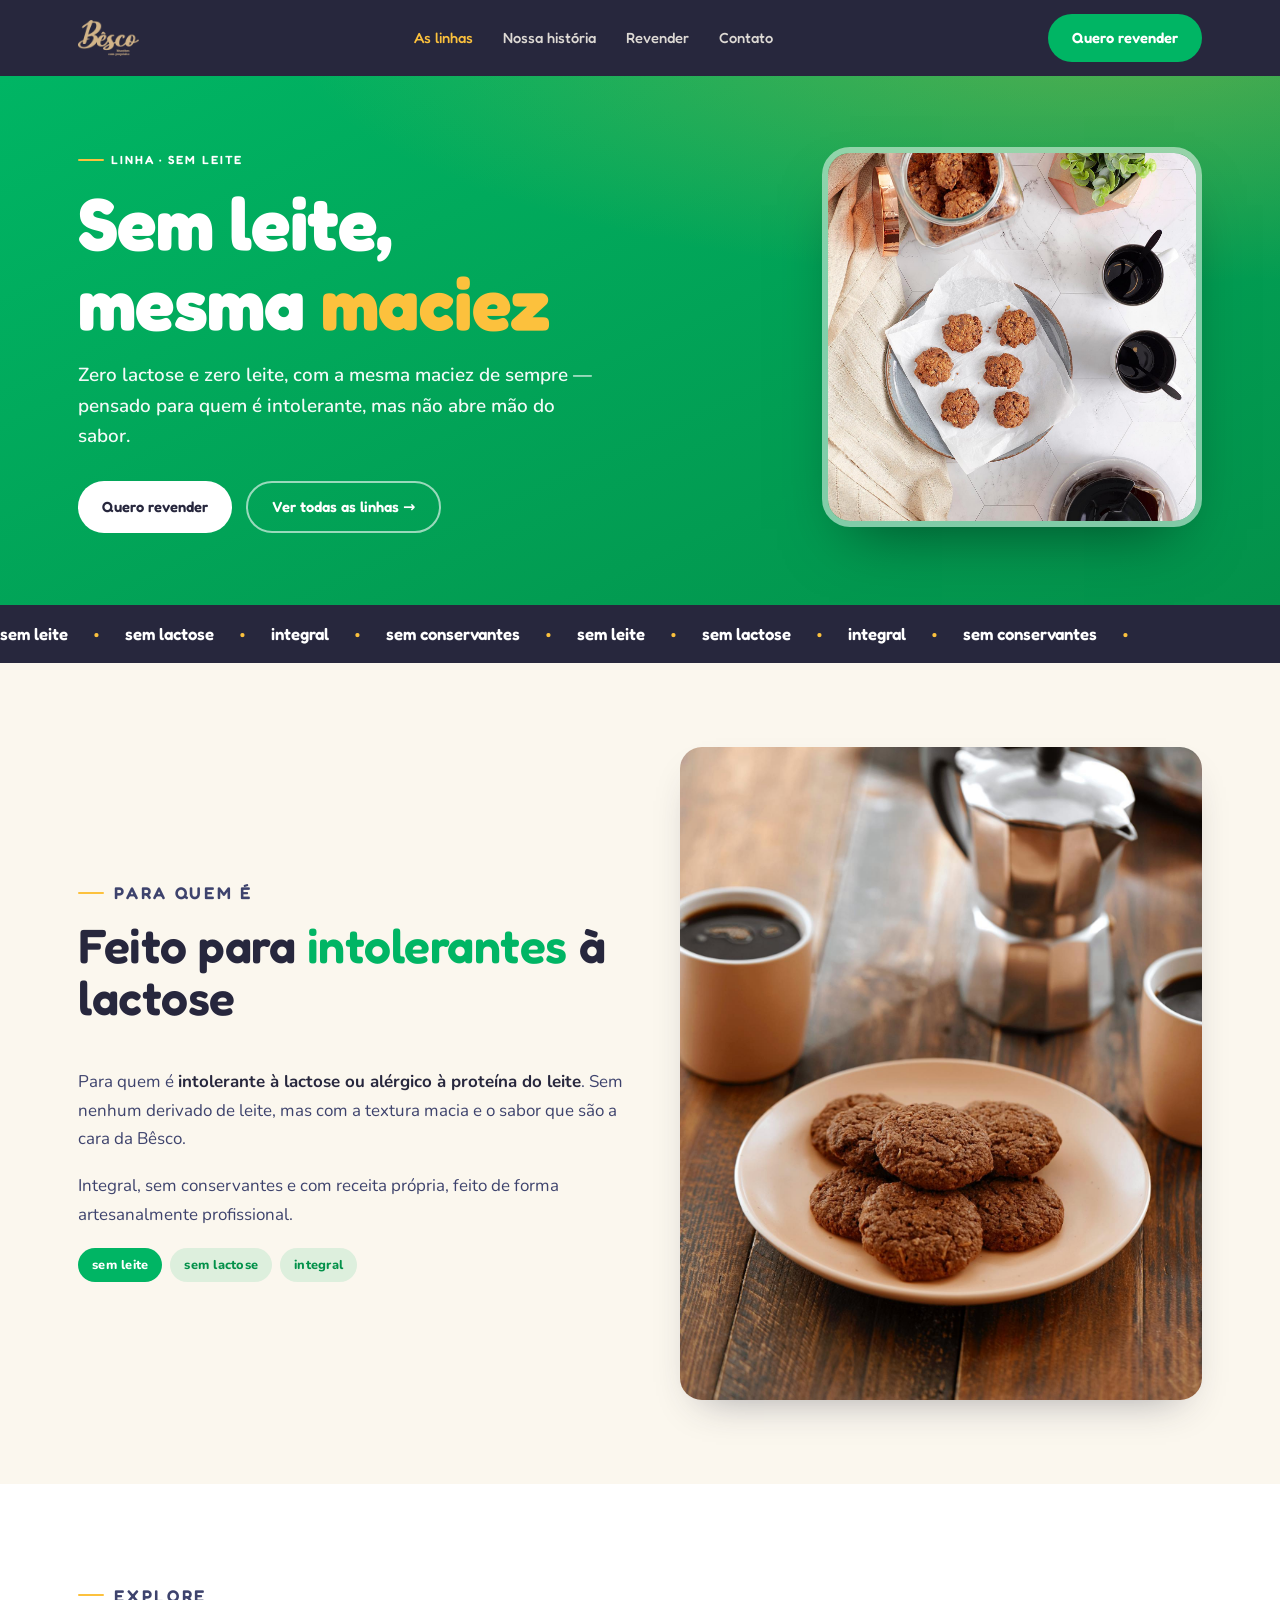
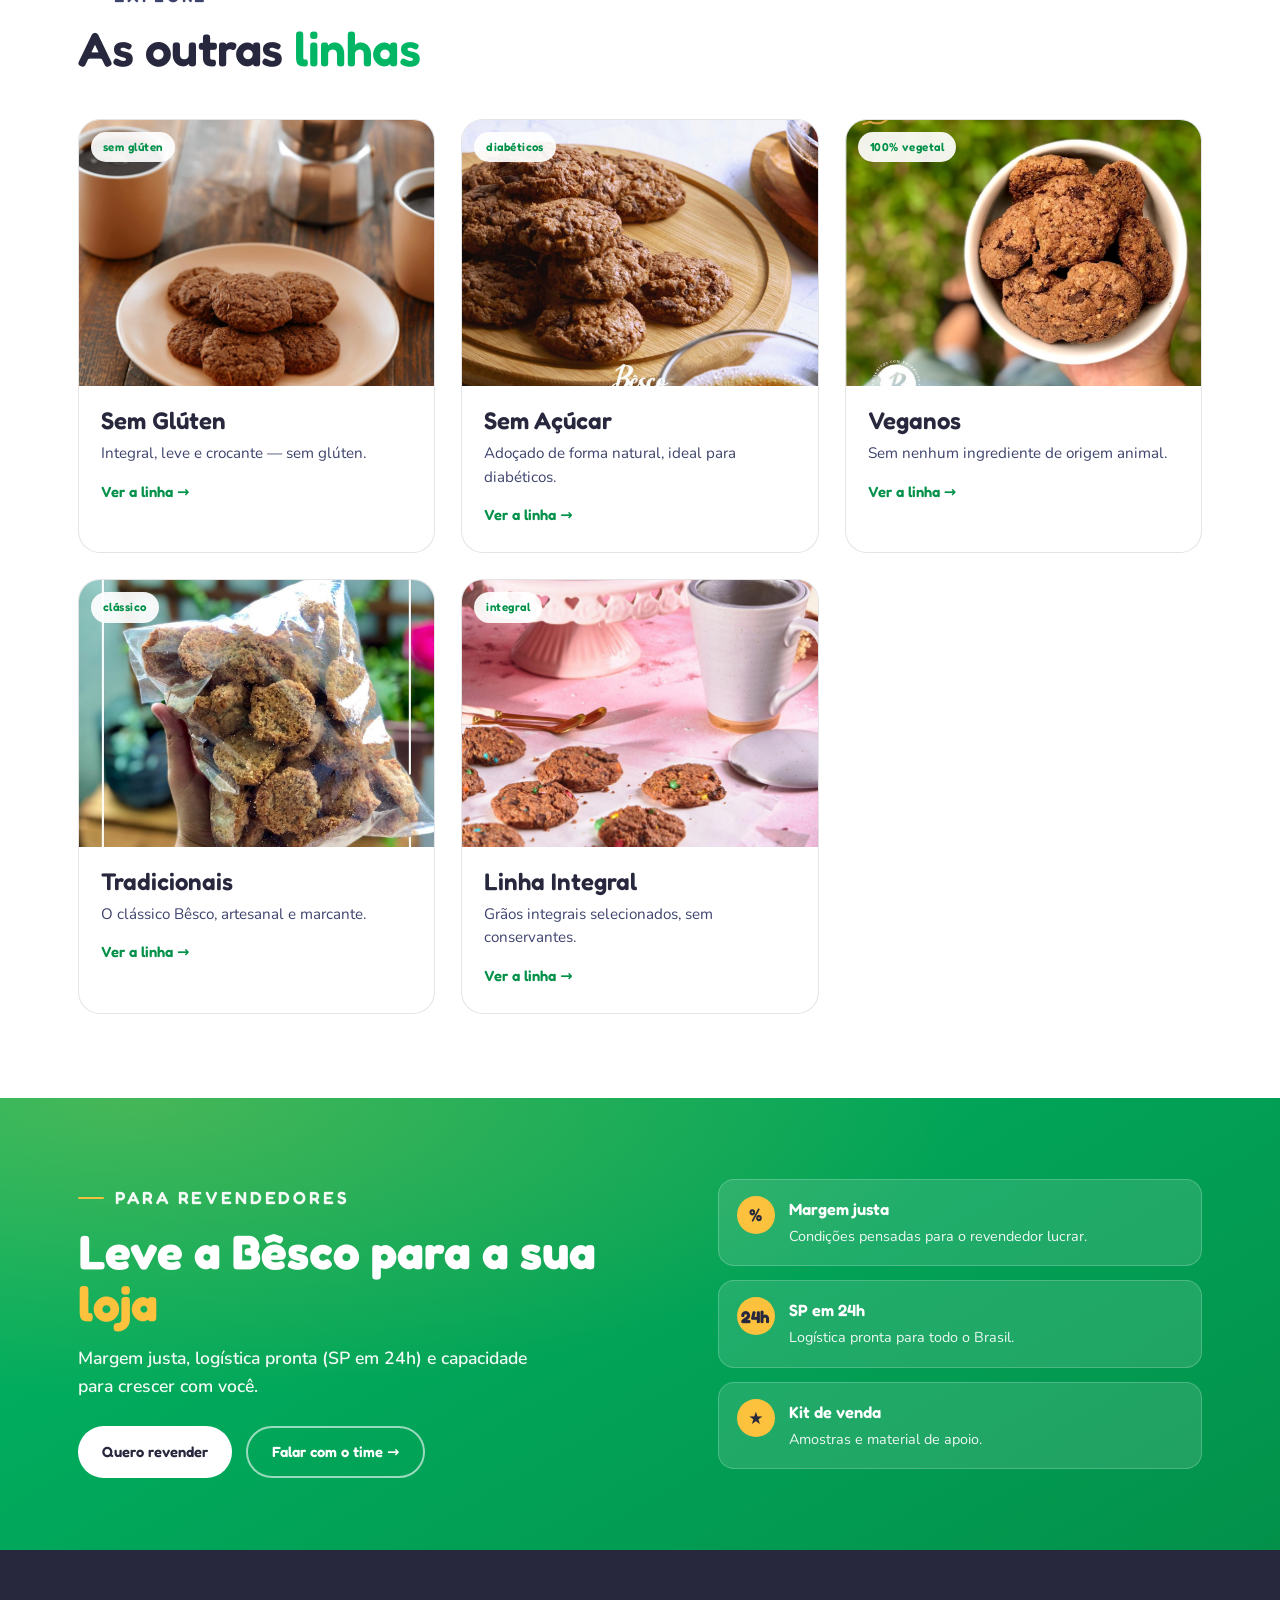
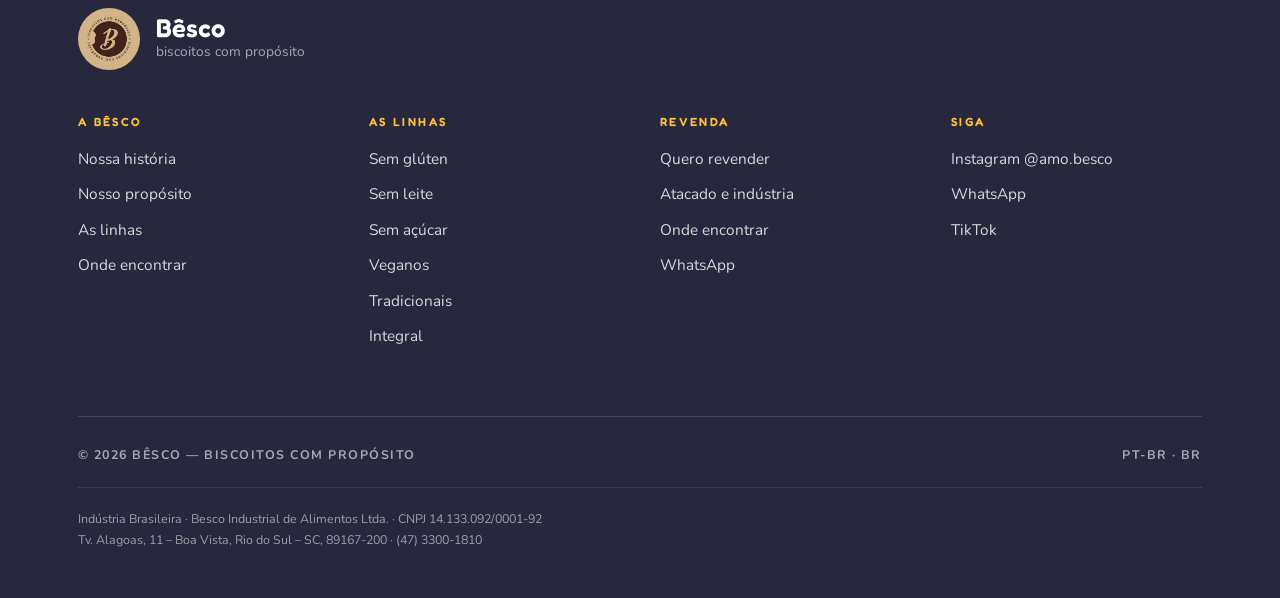
<file: linha-sem-leite.html>
<!doctype html>
<html lang="pt-BR">
<head>
<meta charset="utf-8" />
<meta name="viewport" content="width=device-width, initial-scale=1" />
<title>Linha Sem Leite — Bêsco</title>
<link rel="stylesheet" href="besco.css" />
</head>
<body>

<header class="site-header"><div class="wrap bar">
  <a class="brand" href="index.html"><img src="mqy7fmq2-besco_logo.png" alt="Bêsco"></a>
  <nav class="nav"><a href="linhas.html" aria-current="page">As linhas</a><a href="sobre.html">Nossa história</a><a href="revender.html">Revender</a><a href="contato.html">Contato</a></nav>
  <a class="pill" href="revender.html">Quero revender</a>
</div></header>

<section class="page-hero"><div class="wrap">
  <div>
    <p class="eyebrow">Linha · Sem Leite</p>
    <h1>Sem leite,<br>mesma <em>maciez</em></h1>
    <p class="lead">Zero lactose e zero leite, com a mesma maciez de sempre — pensado para quem é intolerante, mas não abre mão do sabor.</p>
    <div class="acts"><a class="pill pill-light" href="revender.html">Quero revender</a><a class="pill pill-outline" href="linhas.html">Ver todas as linhas →</a></div>
  </div>
  <div class="hero-photo"><img src="mqy6ammv-amo.besco_1617968263_2548024929573371317_37765778252.jpg" alt="Biscoito sem leite Bêsco"></div>
</div></section>

<div class="ticker" aria-hidden="true"><div class="ticker-track">
  <span>sem leite</span><span>sem lactose</span><span>integral</span><span>sem conservantes</span>
  <span>sem leite</span><span>sem lactose</span><span>integral</span><span>sem conservantes</span>
</div></div>

<section class="block"><div class="wrap split">
  <div>
    <div class="section-head"><p class="eyebrow">Para quem é</p><h2>Feito para <em>intolerantes</em> à lactose</h2></div>
    <div class="prose">
      <p>Para quem é <strong>intolerante à lactose ou alérgico à proteína do leite</strong>. Sem nenhum derivado de leite, mas com a textura macia e o sabor que são a cara da Bêsco.</p>
      <p>Integral, sem conservantes e com receita própria, feito de forma artesanalmente profissional.</p>
    </div>
    <div class="chips" style="margin-top:18px"><span class="chip solid">sem leite</span><span class="chip">sem lactose</span><span class="chip">integral</span></div>
  </div>
  <img src="mqy6au1o-amo.besco_1624731942_2604762780712991427_37765778252.jpg" alt="Biscoitos Bêsco">
</div></section>

<section class="block alt"><div class="wrap">
  <div class="section-head"><p class="eyebrow">Explore</p><h2>As outras <em>linhas</em></h2></div>
  <div class="grid-lines">
    <a class="line-card" href="linha-sem-gluten.html"><div class="ph"><span class="tagtop">sem glúten</span><img src="mqy6au1o-amo.besco_1624731942_2604762780712991427_37765778252.jpg" alt="Sem glúten"></div><div class="body"><h3>Sem Glúten</h3><p>Integral, leve e crocante — sem glúten.</p><span class="more">Ver a linha →</span></div></a>
    <a class="line-card" href="linha-sem-acucar.html"><div class="ph"><span class="tagtop">diabéticos</span><img src="mqy6au02-amo.besco_1622026063_2582064221664556464_37765778252.jpg" alt="Sem açúcar"></div><div class="body"><h3>Sem Açúcar</h3><p>Adoçado de forma natural, ideal para diabéticos.</p><span class="more">Ver a linha →</span></div></a>
    <a class="line-card" href="linha-veganos.html"><div class="ph"><span class="tagtop">100% vegetal</span><img src="mqy6a2d2-amo.besco_1614095580_2515538510657943192_37765778252.jpg" alt="Veganos"></div><div class="body"><h3>Veganos</h3><p>Sem nenhum ingrediente de origem animal.</p><span class="more">Ver a linha →</span></div></a>
    <a class="line-card" href="linha-tradicionais.html"><div class="ph"><span class="tagtop">clássico</span><img src="mqy6a2i2-amo.besco_1615399075_2526473021935200951_37765778252.jpg" alt="Tradicionais"></div><div class="body"><h3>Tradicionais</h3><p>O clássico Bêsco, artesanal e marcante.</p><span class="more">Ver a linha →</span></div></a>
    <a class="line-card" href="linha-integral.html"><div class="ph"><span class="tagtop">integral</span><img src="mqy6a1vk-amo.besco_1615458846_2526974414672439094_37765778252.jpg" alt="Integral"></div><div class="body"><h3>Linha Integral</h3><p>Grãos integrais selecionados, sem conservantes.</p><span class="more">Ver a linha →</span></div></a>
  </div>
</div></section>

<section class="reseller"><div class="wrap">
  <div>
    <p class="eyebrow" style="color:#fff">Para revendedores</p>
    <h2>Leve a Bêsco para a sua <em>loja</em></h2>
    <p>Margem justa, logística pronta (SP em 24h) e capacidade para crescer com você.</p>
    <div class="acts"><a class="pill pill-light" href="revender.html">Quero revender</a><a class="pill pill-outline" href="contato.html">Falar com o time →</a></div>
  </div>
  <div class="res-list">
    <div class="res-item"><div class="ic">%</div><div><b>Margem justa</b><span>Condições pensadas para o revendedor lucrar.</span></div></div>
    <div class="res-item"><div class="ic">24h</div><div><b>SP em 24h</b><span>Logística pronta para todo o Brasil.</span></div></div>
    <div class="res-item"><div class="ic">★</div><div><b>Kit de venda</b><span>Amostras e material de apoio.</span></div></div>
  </div>
</div></section>

<footer class="site-footer"><div class="wrap">
  <div class="foot-brand"><img class="seal" src="mqy7fmq3-images.jpg" alt="Bêsco"><div><div class="serif">Bêsco</div><div class="sub">biscoitos com propósito</div></div></div>
  <div class="foot-cols">
    <div><h4>A Bêsco</h4><a href="sobre.html">Nossa história</a><a href="sobre.html">Nosso propósito</a><a href="linhas.html">As linhas</a><a href="contato.html">Onde encontrar</a></div>
    <div><h4>As linhas</h4><a href="linha-sem-gluten.html">Sem glúten</a><a href="linha-sem-leite.html">Sem leite</a><a href="linha-sem-acucar.html">Sem açúcar</a><a href="linha-veganos.html">Veganos</a><a href="linha-tradicionais.html">Tradicionais</a><a href="linha-integral.html">Integral</a></div>
    <div><h4>Revenda</h4><a href="revender.html">Quero revender</a><a href="revender.html">Atacado e indústria</a><a href="contato.html">Onde encontrar</a><a href="contato.html">WhatsApp</a></div>
    <div><h4>Siga</h4><a href="https://instagram.com/amo.besco" target="_blank" rel="noreferrer">Instagram @amo.besco</a><a href="contato.html">WhatsApp</a><a href="contato.html">TikTok</a></div>
  </div>
  <div class="foot-bottom"><span>© 2026 Bêsco — Biscoitos com propósito</span><span>PT-BR · BR</span></div>
  <div class="legal">Indústria Brasileira · Besco Industrial de Alimentos Ltda. · CNPJ 14.133.092/0001-92<br>Tv. Alagoas, 11 – Boa Vista, Rio do Sul – SC, 89167-200 · (47) 3300-1810</div>
</div></footer>

</body>
</html>
</file>
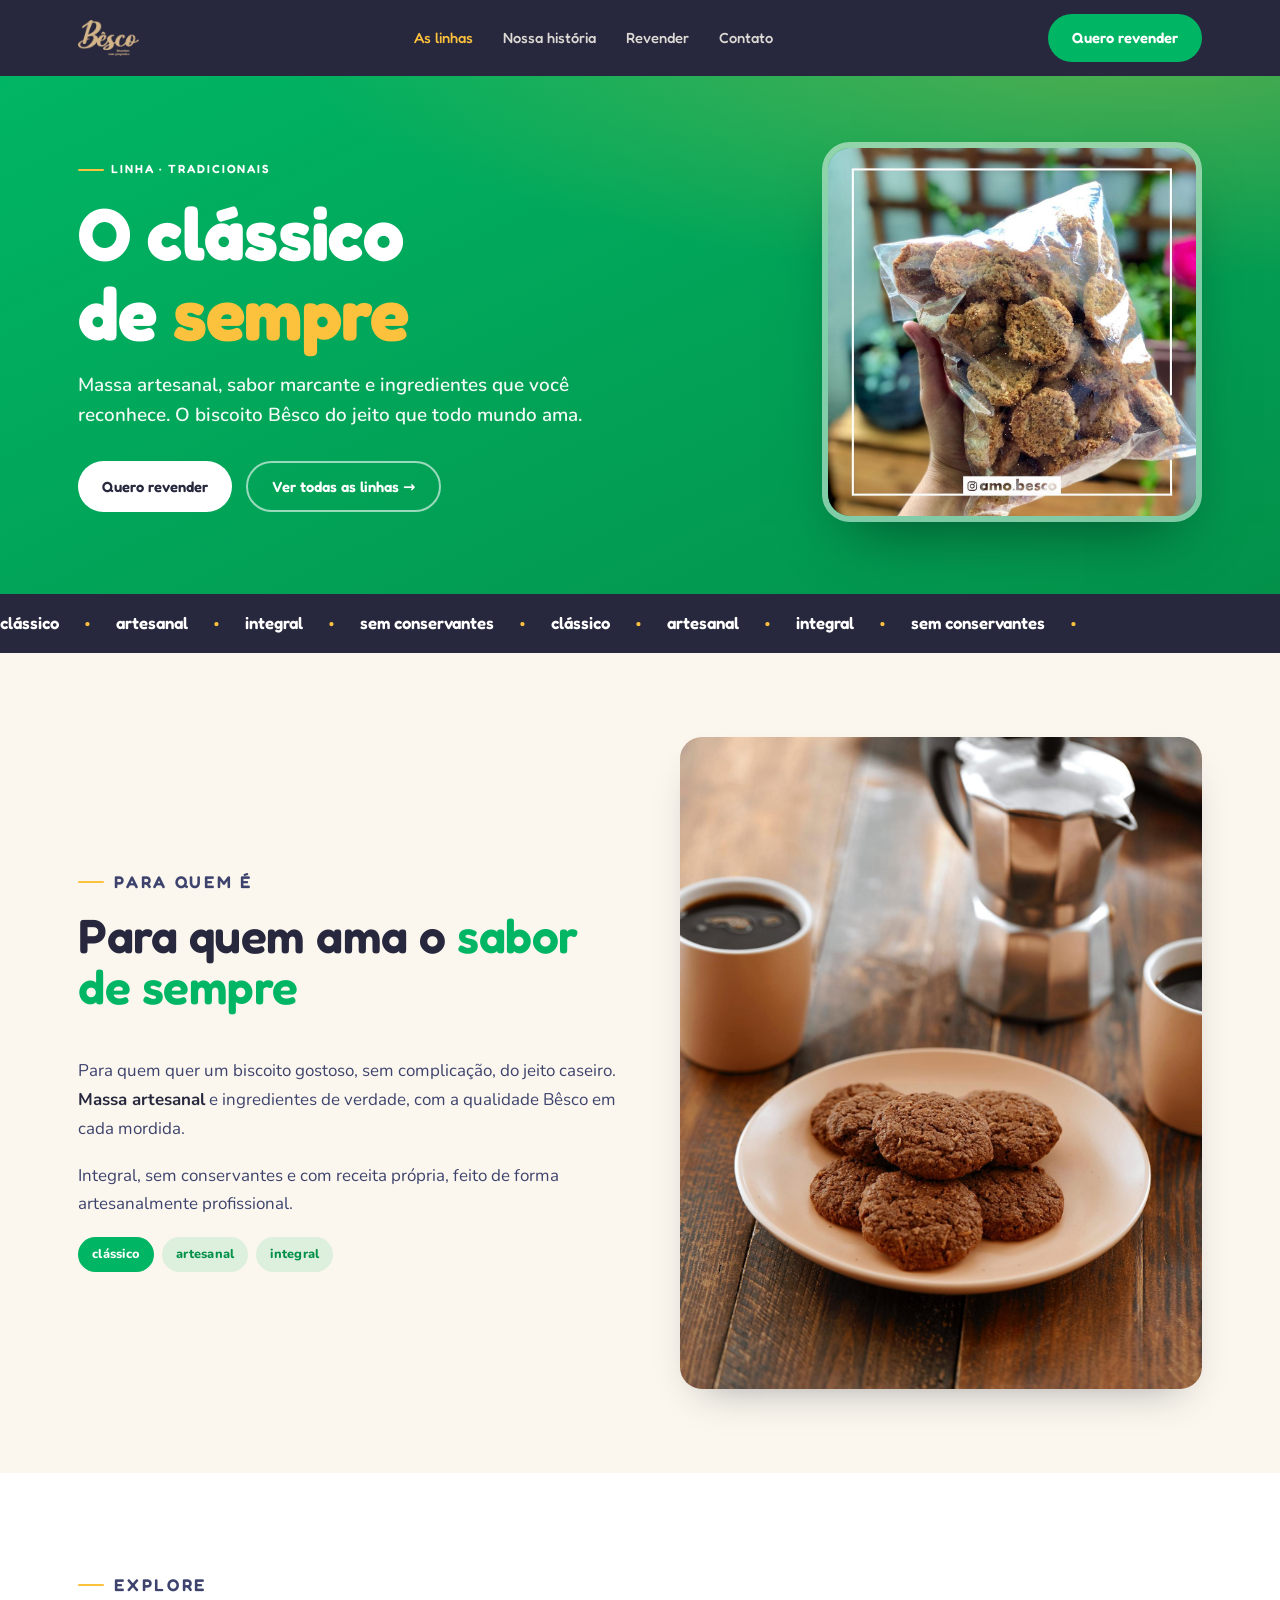
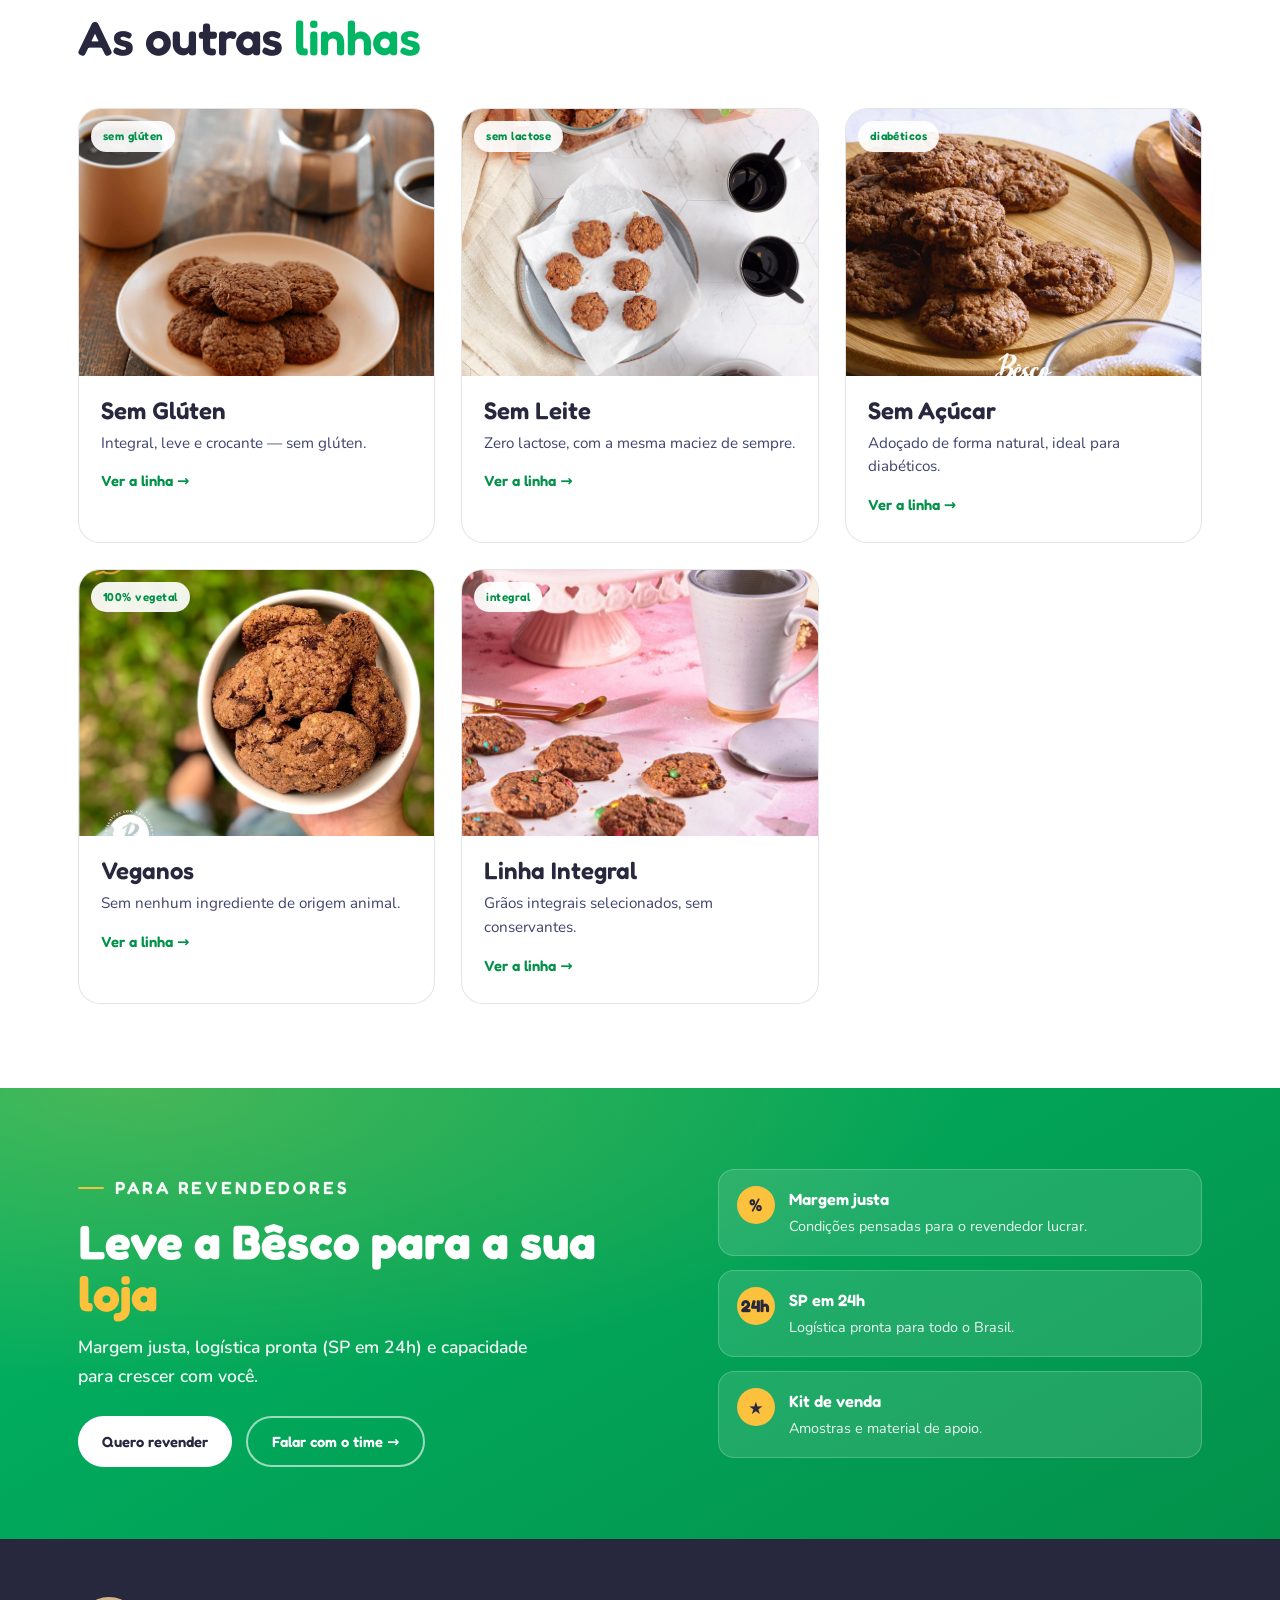
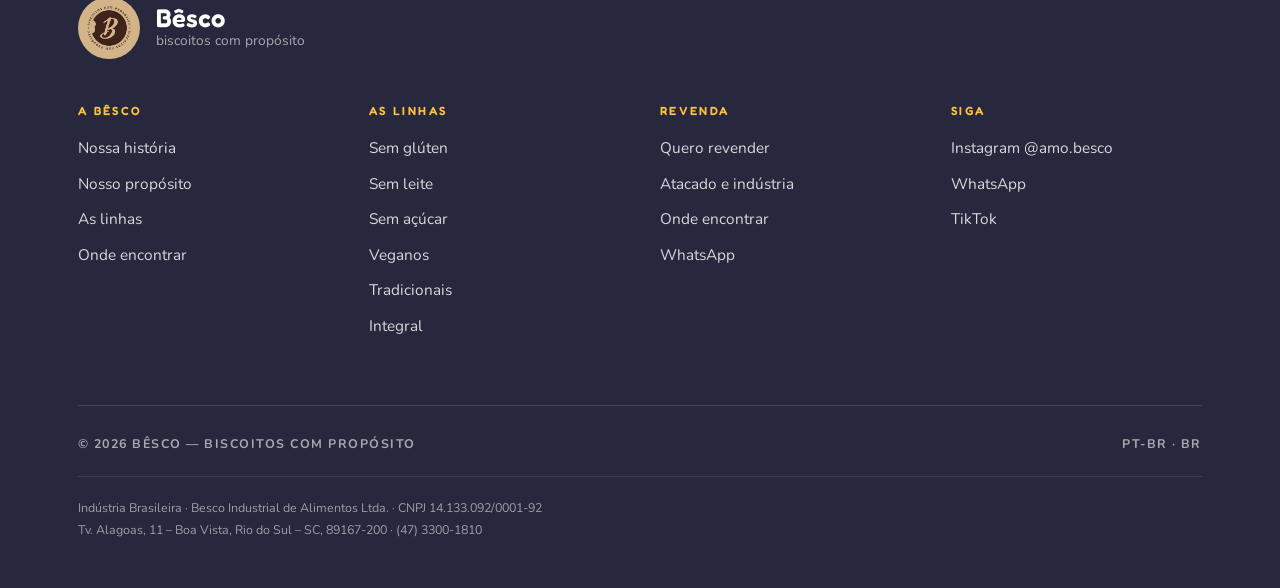
<file: linha-tradicionais.html>
<!doctype html>
<html lang="pt-BR">
<head>
<meta charset="utf-8" />
<meta name="viewport" content="width=device-width, initial-scale=1" />
<title>Linha Tradicionais — Bêsco</title>
<link rel="stylesheet" href="besco.css" />
</head>
<body>

<header class="site-header"><div class="wrap bar">
  <a class="brand" href="index.html"><img src="mqy7fmq2-besco_logo.png" alt="Bêsco"></a>
  <nav class="nav"><a href="linhas.html" aria-current="page">As linhas</a><a href="sobre.html">Nossa história</a><a href="revender.html">Revender</a><a href="contato.html">Contato</a></nav>
  <a class="pill" href="revender.html">Quero revender</a>
</div></header>

<section class="page-hero"><div class="wrap">
  <div>
    <p class="eyebrow">Linha · Tradicionais</p>
    <h1>O clássico<br>de <em>sempre</em></h1>
    <p class="lead">Massa artesanal, sabor marcante e ingredientes que você reconhece. O biscoito Bêsco do jeito que todo mundo ama.</p>
    <div class="acts"><a class="pill pill-light" href="revender.html">Quero revender</a><a class="pill pill-outline" href="linhas.html">Ver todas as linhas →</a></div>
  </div>
  <div class="hero-photo"><img src="mqy6a2i2-amo.besco_1615399075_2526473021935200951_37765778252.jpg" alt="Biscoito tradicional Bêsco"></div>
</div></section>

<div class="ticker" aria-hidden="true"><div class="ticker-track">
  <span>clássico</span><span>artesanal</span><span>integral</span><span>sem conservantes</span>
  <span>clássico</span><span>artesanal</span><span>integral</span><span>sem conservantes</span>
</div></div>

<section class="block"><div class="wrap split">
  <div>
    <div class="section-head"><p class="eyebrow">Para quem é</p><h2>Para quem ama o <em>sabor de sempre</em></h2></div>
    <div class="prose">
      <p>Para quem quer um biscoito gostoso, sem complicação, do jeito caseiro. <strong>Massa artesanal</strong> e ingredientes de verdade, com a qualidade Bêsco em cada mordida.</p>
      <p>Integral, sem conservantes e com receita própria, feito de forma artesanalmente profissional.</p>
    </div>
    <div class="chips" style="margin-top:18px"><span class="chip solid">clássico</span><span class="chip">artesanal</span><span class="chip">integral</span></div>
  </div>
  <img src="mqy6au1o-amo.besco_1624731942_2604762780712991427_37765778252.jpg" alt="Biscoitos Bêsco">
</div></section>

<section class="block alt"><div class="wrap">
  <div class="section-head"><p class="eyebrow">Explore</p><h2>As outras <em>linhas</em></h2></div>
  <div class="grid-lines">
    <a class="line-card" href="linha-sem-gluten.html"><div class="ph"><span class="tagtop">sem glúten</span><img src="mqy6au1o-amo.besco_1624731942_2604762780712991427_37765778252.jpg" alt="Sem glúten"></div><div class="body"><h3>Sem Glúten</h3><p>Integral, leve e crocante — sem glúten.</p><span class="more">Ver a linha →</span></div></a>
    <a class="line-card" href="linha-sem-leite.html"><div class="ph"><span class="tagtop">sem lactose</span><img src="mqy6ammv-amo.besco_1617968263_2548024929573371317_37765778252.jpg" alt="Sem leite"></div><div class="body"><h3>Sem Leite</h3><p>Zero lactose, com a mesma maciez de sempre.</p><span class="more">Ver a linha →</span></div></a>
    <a class="line-card" href="linha-sem-acucar.html"><div class="ph"><span class="tagtop">diabéticos</span><img src="mqy6au02-amo.besco_1622026063_2582064221664556464_37765778252.jpg" alt="Sem açúcar"></div><div class="body"><h3>Sem Açúcar</h3><p>Adoçado de forma natural, ideal para diabéticos.</p><span class="more">Ver a linha →</span></div></a>
    <a class="line-card" href="linha-veganos.html"><div class="ph"><span class="tagtop">100% vegetal</span><img src="mqy6a2d2-amo.besco_1614095580_2515538510657943192_37765778252.jpg" alt="Veganos"></div><div class="body"><h3>Veganos</h3><p>Sem nenhum ingrediente de origem animal.</p><span class="more">Ver a linha →</span></div></a>
    <a class="line-card" href="linha-integral.html"><div class="ph"><span class="tagtop">integral</span><img src="mqy6a1vk-amo.besco_1615458846_2526974414672439094_37765778252.jpg" alt="Integral"></div><div class="body"><h3>Linha Integral</h3><p>Grãos integrais selecionados, sem conservantes.</p><span class="more">Ver a linha →</span></div></a>
  </div>
</div></section>

<section class="reseller"><div class="wrap">
  <div>
    <p class="eyebrow" style="color:#fff">Para revendedores</p>
    <h2>Leve a Bêsco para a sua <em>loja</em></h2>
    <p>Margem justa, logística pronta (SP em 24h) e capacidade para crescer com você.</p>
    <div class="acts"><a class="pill pill-light" href="revender.html">Quero revender</a><a class="pill pill-outline" href="contato.html">Falar com o time →</a></div>
  </div>
  <div class="res-list">
    <div class="res-item"><div class="ic">%</div><div><b>Margem justa</b><span>Condições pensadas para o revendedor lucrar.</span></div></div>
    <div class="res-item"><div class="ic">24h</div><div><b>SP em 24h</b><span>Logística pronta para todo o Brasil.</span></div></div>
    <div class="res-item"><div class="ic">★</div><div><b>Kit de venda</b><span>Amostras e material de apoio.</span></div></div>
  </div>
</div></section>

<footer class="site-footer"><div class="wrap">
  <div class="foot-brand"><img class="seal" src="mqy7fmq3-images.jpg" alt="Bêsco"><div><div class="serif">Bêsco</div><div class="sub">biscoitos com propósito</div></div></div>
  <div class="foot-cols">
    <div><h4>A Bêsco</h4><a href="sobre.html">Nossa história</a><a href="sobre.html">Nosso propósito</a><a href="linhas.html">As linhas</a><a href="contato.html">Onde encontrar</a></div>
    <div><h4>As linhas</h4><a href="linha-sem-gluten.html">Sem glúten</a><a href="linha-sem-leite.html">Sem leite</a><a href="linha-sem-acucar.html">Sem açúcar</a><a href="linha-veganos.html">Veganos</a><a href="linha-tradicionais.html">Tradicionais</a><a href="linha-integral.html">Integral</a></div>
    <div><h4>Revenda</h4><a href="revender.html">Quero revender</a><a href="revender.html">Atacado e indústria</a><a href="contato.html">Onde encontrar</a><a href="contato.html">WhatsApp</a></div>
    <div><h4>Siga</h4><a href="https://instagram.com/amo.besco" target="_blank" rel="noreferrer">Instagram @amo.besco</a><a href="contato.html">WhatsApp</a><a href="contato.html">TikTok</a></div>
  </div>
  <div class="foot-bottom"><span>© 2026 Bêsco — Biscoitos com propósito</span><span>PT-BR · BR</span></div>
  <div class="legal">Indústria Brasileira · Besco Industrial de Alimentos Ltda. · CNPJ 14.133.092/0001-92<br>Tv. Alagoas, 11 – Boa Vista, Rio do Sul – SC, 89167-200 · (47) 3300-1810</div>
</div></footer>

</body>
</html>
</file>
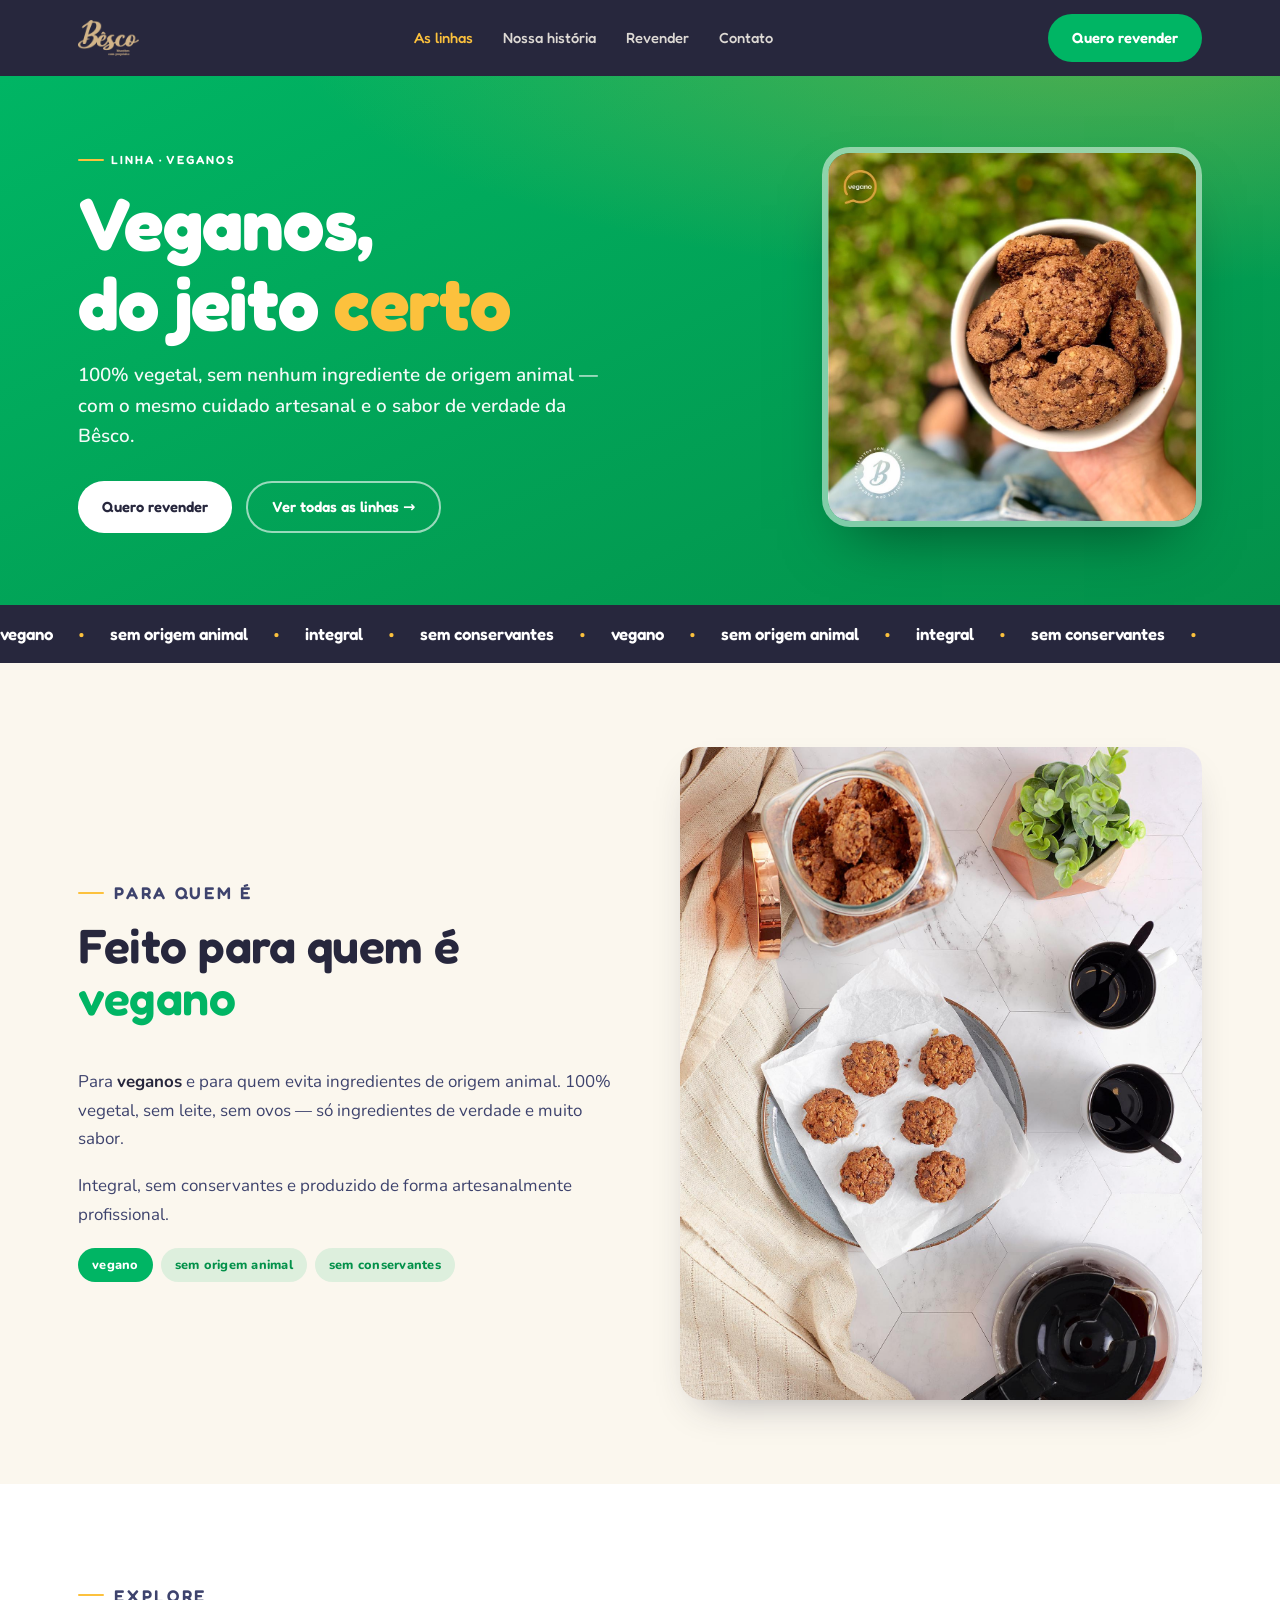
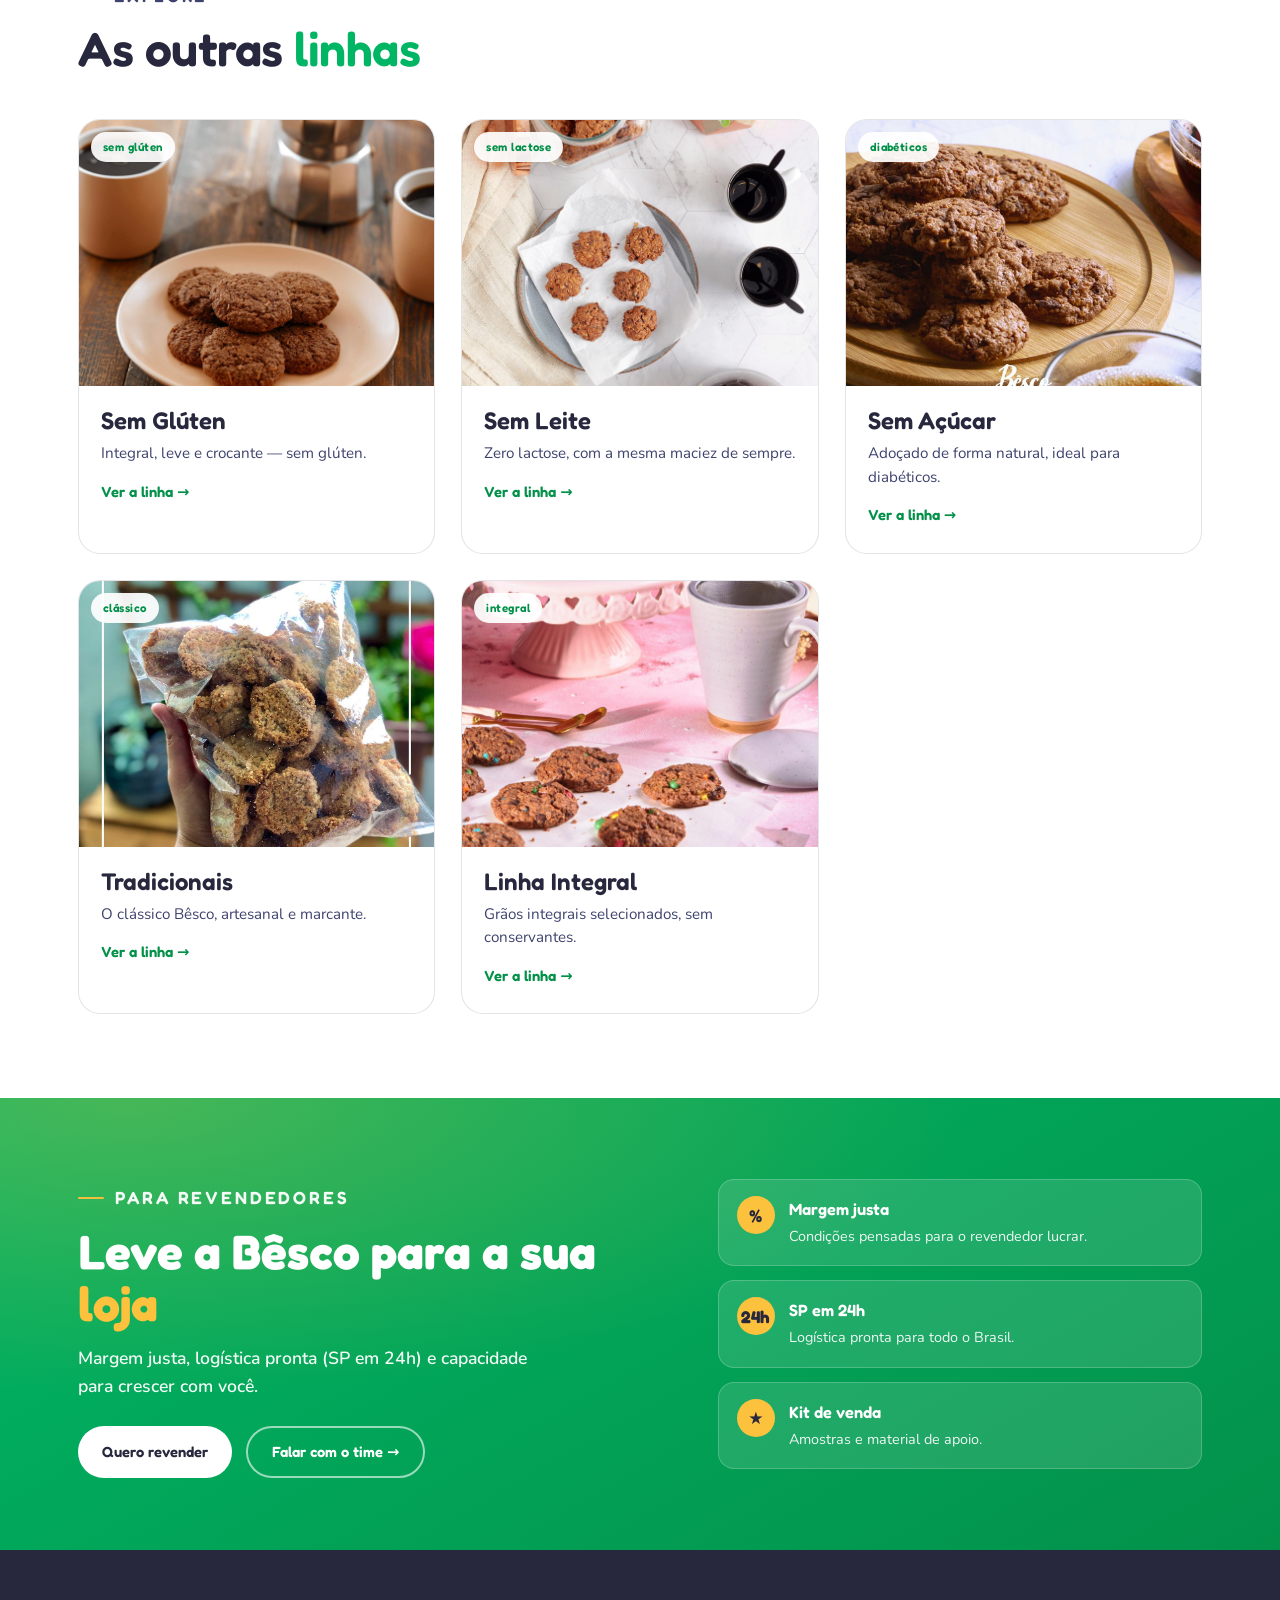
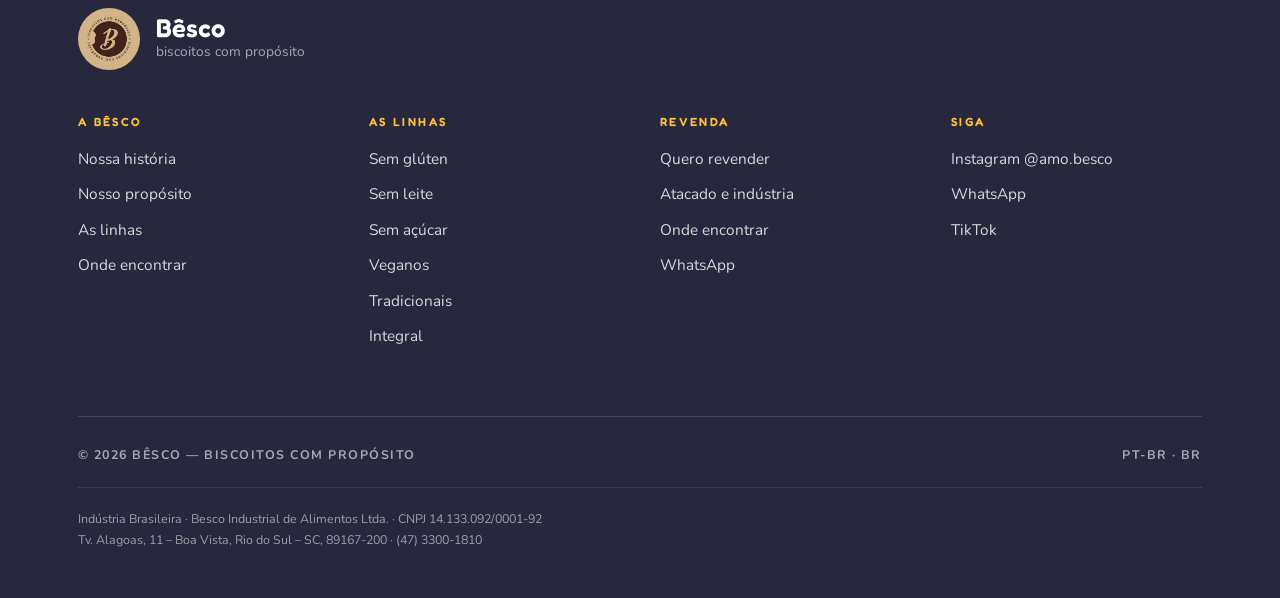
<file: linha-veganos.html>
<!doctype html>
<html lang="pt-BR">
<head>
<meta charset="utf-8" />
<meta name="viewport" content="width=device-width, initial-scale=1" />
<title>Linha Veganos — Bêsco</title>
<link rel="stylesheet" href="besco.css" />
</head>
<body>

<header class="site-header"><div class="wrap bar">
  <a class="brand" href="index.html"><img src="mqy7fmq2-besco_logo.png" alt="Bêsco"></a>
  <nav class="nav"><a href="linhas.html" aria-current="page">As linhas</a><a href="sobre.html">Nossa história</a><a href="revender.html">Revender</a><a href="contato.html">Contato</a></nav>
  <a class="pill" href="revender.html">Quero revender</a>
</div></header>

<section class="page-hero"><div class="wrap">
  <div>
    <p class="eyebrow">Linha · Veganos</p>
    <h1>Veganos,<br>do jeito <em>certo</em></h1>
    <p class="lead">100% vegetal, sem nenhum ingrediente de origem animal — com o mesmo cuidado artesanal e o sabor de verdade da Bêsco.</p>
    <div class="acts"><a class="pill pill-light" href="revender.html">Quero revender</a><a class="pill pill-outline" href="linhas.html">Ver todas as linhas →</a></div>
  </div>
  <div class="hero-photo"><img src="mqy6a2d2-amo.besco_1614095580_2515538510657943192_37765778252.jpg" alt="Biscoito vegano Bêsco"></div>
</div></section>

<div class="ticker" aria-hidden="true"><div class="ticker-track">
  <span>vegano</span><span>sem origem animal</span><span>integral</span><span>sem conservantes</span>
  <span>vegano</span><span>sem origem animal</span><span>integral</span><span>sem conservantes</span>
</div></div>

<section class="block"><div class="wrap split">
  <div>
    <div class="section-head"><p class="eyebrow">Para quem é</p><h2>Feito para quem é <em>vegano</em></h2></div>
    <div class="prose">
      <p>Para <strong>veganos</strong> e para quem evita ingredientes de origem animal. 100% vegetal, sem leite, sem ovos — só ingredientes de verdade e muito sabor.</p>
      <p>Integral, sem conservantes e produzido de forma artesanalmente profissional.</p>
    </div>
    <div class="chips" style="margin-top:18px"><span class="chip solid">vegano</span><span class="chip">sem origem animal</span><span class="chip">sem conservantes</span></div>
  </div>
  <img src="mqy6ammv-amo.besco_1617968263_2548024929573371317_37765778252.jpg" alt="Biscoitos Bêsco">
</div></section>

<section class="block alt"><div class="wrap">
  <div class="section-head"><p class="eyebrow">Explore</p><h2>As outras <em>linhas</em></h2></div>
  <div class="grid-lines">
    <a class="line-card" href="linha-sem-gluten.html"><div class="ph"><span class="tagtop">sem glúten</span><img src="mqy6au1o-amo.besco_1624731942_2604762780712991427_37765778252.jpg" alt="Sem glúten"></div><div class="body"><h3>Sem Glúten</h3><p>Integral, leve e crocante — sem glúten.</p><span class="more">Ver a linha →</span></div></a>
    <a class="line-card" href="linha-sem-leite.html"><div class="ph"><span class="tagtop">sem lactose</span><img src="mqy6ammv-amo.besco_1617968263_2548024929573371317_37765778252.jpg" alt="Sem leite"></div><div class="body"><h3>Sem Leite</h3><p>Zero lactose, com a mesma maciez de sempre.</p><span class="more">Ver a linha →</span></div></a>
    <a class="line-card" href="linha-sem-acucar.html"><div class="ph"><span class="tagtop">diabéticos</span><img src="mqy6au02-amo.besco_1622026063_2582064221664556464_37765778252.jpg" alt="Sem açúcar"></div><div class="body"><h3>Sem Açúcar</h3><p>Adoçado de forma natural, ideal para diabéticos.</p><span class="more">Ver a linha →</span></div></a>
    <a class="line-card" href="linha-tradicionais.html"><div class="ph"><span class="tagtop">clássico</span><img src="mqy6a2i2-amo.besco_1615399075_2526473021935200951_37765778252.jpg" alt="Tradicionais"></div><div class="body"><h3>Tradicionais</h3><p>O clássico Bêsco, artesanal e marcante.</p><span class="more">Ver a linha →</span></div></a>
    <a class="line-card" href="linha-integral.html"><div class="ph"><span class="tagtop">integral</span><img src="mqy6a1vk-amo.besco_1615458846_2526974414672439094_37765778252.jpg" alt="Integral"></div><div class="body"><h3>Linha Integral</h3><p>Grãos integrais selecionados, sem conservantes.</p><span class="more">Ver a linha →</span></div></a>
  </div>
</div></section>

<section class="reseller"><div class="wrap">
  <div>
    <p class="eyebrow" style="color:#fff">Para revendedores</p>
    <h2>Leve a Bêsco para a sua <em>loja</em></h2>
    <p>Margem justa, logística pronta (SP em 24h) e capacidade para crescer com você.</p>
    <div class="acts"><a class="pill pill-light" href="revender.html">Quero revender</a><a class="pill pill-outline" href="contato.html">Falar com o time →</a></div>
  </div>
  <div class="res-list">
    <div class="res-item"><div class="ic">%</div><div><b>Margem justa</b><span>Condições pensadas para o revendedor lucrar.</span></div></div>
    <div class="res-item"><div class="ic">24h</div><div><b>SP em 24h</b><span>Logística pronta para todo o Brasil.</span></div></div>
    <div class="res-item"><div class="ic">★</div><div><b>Kit de venda</b><span>Amostras e material de apoio.</span></div></div>
  </div>
</div></section>

<footer class="site-footer"><div class="wrap">
  <div class="foot-brand"><img class="seal" src="mqy7fmq3-images.jpg" alt="Bêsco"><div><div class="serif">Bêsco</div><div class="sub">biscoitos com propósito</div></div></div>
  <div class="foot-cols">
    <div><h4>A Bêsco</h4><a href="sobre.html">Nossa história</a><a href="sobre.html">Nosso propósito</a><a href="linhas.html">As linhas</a><a href="contato.html">Onde encontrar</a></div>
    <div><h4>As linhas</h4><a href="linha-sem-gluten.html">Sem glúten</a><a href="linha-sem-leite.html">Sem leite</a><a href="linha-sem-acucar.html">Sem açúcar</a><a href="linha-veganos.html">Veganos</a><a href="linha-tradicionais.html">Tradicionais</a><a href="linha-integral.html">Integral</a></div>
    <div><h4>Revenda</h4><a href="revender.html">Quero revender</a><a href="revender.html">Atacado e indústria</a><a href="contato.html">Onde encontrar</a><a href="contato.html">WhatsApp</a></div>
    <div><h4>Siga</h4><a href="https://instagram.com/amo.besco" target="_blank" rel="noreferrer">Instagram @amo.besco</a><a href="contato.html">WhatsApp</a><a href="contato.html">TikTok</a></div>
  </div>
  <div class="foot-bottom"><span>© 2026 Bêsco — Biscoitos com propósito</span><span>PT-BR · BR</span></div>
  <div class="legal">Indústria Brasileira · Besco Industrial de Alimentos Ltda. · CNPJ 14.133.092/0001-92<br>Tv. Alagoas, 11 – Boa Vista, Rio do Sul – SC, 89167-200 · (47) 3300-1810</div>
</div></footer>

</body>
</html>
</file>
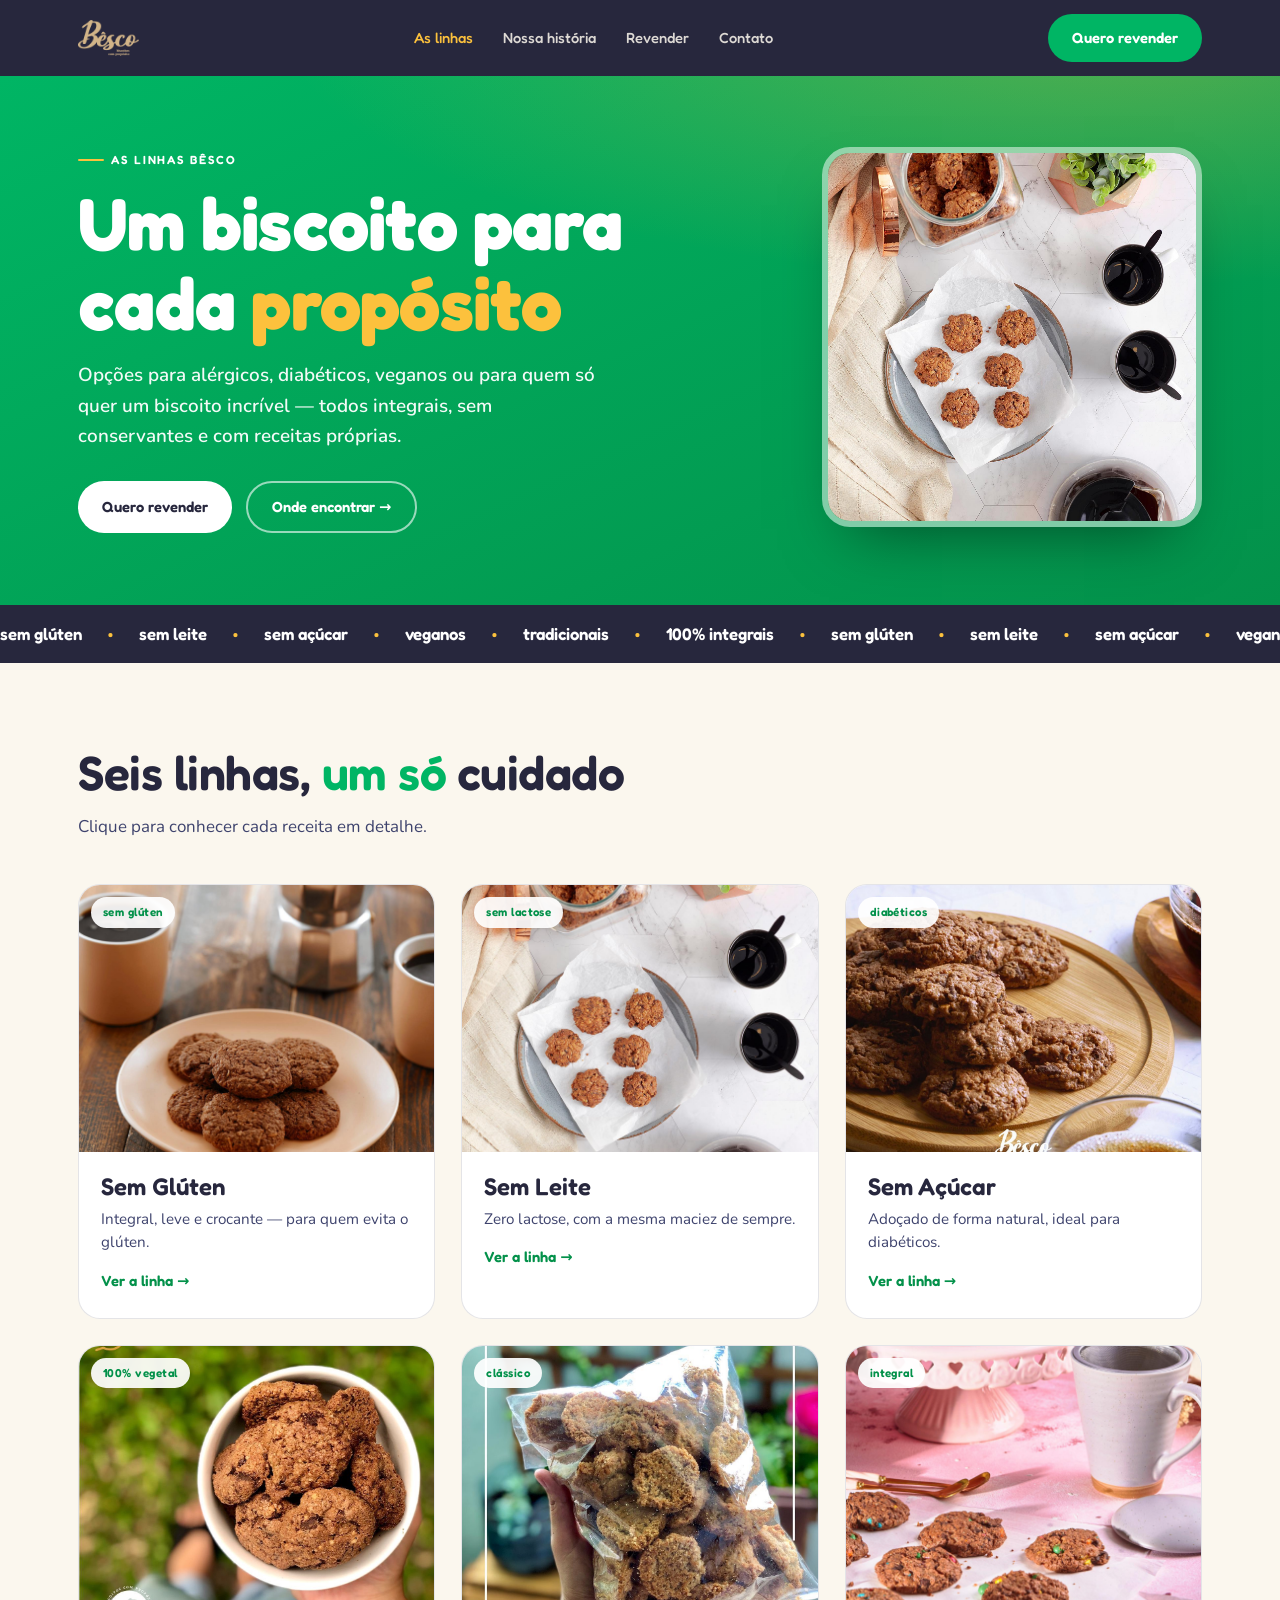
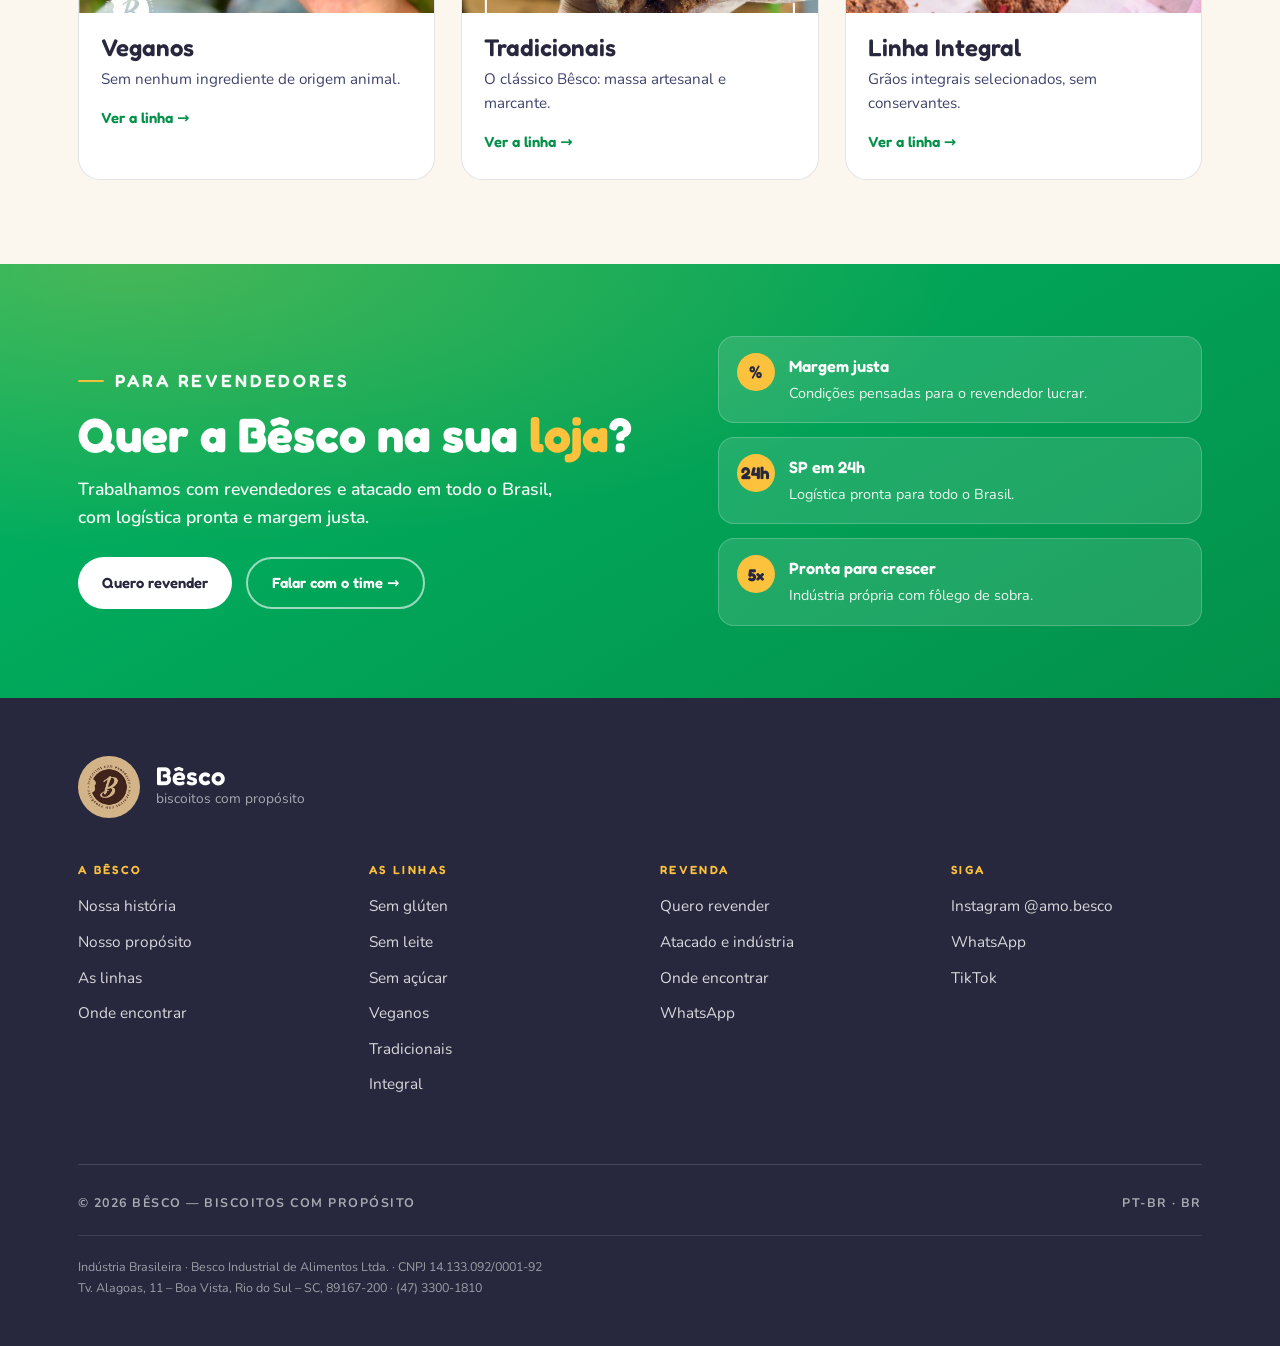
<file: linhas.html>
<!doctype html>
<html lang="pt-BR">
<head>
<meta charset="utf-8" />
<meta name="viewport" content="width=device-width, initial-scale=1" />
<title>As linhas — Bêsco</title>
<link rel="stylesheet" href="besco.css" />
</head>
<body>

<header class="site-header"><div class="wrap bar">
  <a class="brand" href="index.html"><img src="mqy7fmq2-besco_logo.png" alt="Bêsco"></a>
  <nav class="nav"><a href="linhas.html" aria-current="page">As linhas</a><a href="sobre.html">Nossa história</a><a href="revender.html">Revender</a><a href="contato.html">Contato</a></nav>
  <a class="pill" href="revender.html">Quero revender</a>
</div></header>

<section class="page-hero"><div class="wrap">
  <div>
    <p class="eyebrow">As linhas Bêsco</p>
    <h1>Um biscoito para<br>cada <em>propósito</em></h1>
    <p class="lead">Opções para alérgicos, diabéticos, veganos ou para quem só quer um biscoito incrível — todos integrais, sem conservantes e com receitas próprias.</p>
    <div class="acts"><a class="pill pill-light" href="revender.html">Quero revender</a><a class="pill pill-outline" href="contato.html">Onde encontrar →</a></div>
  </div>
  <div class="hero-photo"><img src="mqy6ammv-amo.besco_1617968263_2548024929573371317_37765778252.jpg" alt="Biscoitos Bêsco"></div>
</div></section>

<div class="ticker" aria-hidden="true"><div class="ticker-track">
  <span>sem glúten</span><span>sem leite</span><span>sem açúcar</span><span>veganos</span><span>tradicionais</span><span>100% integrais</span>
  <span>sem glúten</span><span>sem leite</span><span>sem açúcar</span><span>veganos</span><span>tradicionais</span><span>100% integrais</span>
</div></div>

<section class="block"><div class="wrap">
  <div class="section-head"><h2>Seis linhas, <em>um só</em> cuidado</h2><p>Clique para conhecer cada receita em detalhe.</p></div>
  <div class="grid-lines">
    <a class="line-card" href="linha-sem-gluten.html"><div class="ph"><span class="tagtop">sem glúten</span><img src="mqy6au1o-amo.besco_1624731942_2604762780712991427_37765778252.jpg" alt="Sem glúten"></div><div class="body"><h3>Sem Glúten</h3><p>Integral, leve e crocante — para quem evita o glúten.</p><span class="more">Ver a linha →</span></div></a>
    <a class="line-card" href="linha-sem-leite.html"><div class="ph"><span class="tagtop">sem lactose</span><img src="mqy6ammv-amo.besco_1617968263_2548024929573371317_37765778252.jpg" alt="Sem leite"></div><div class="body"><h3>Sem Leite</h3><p>Zero lactose, com a mesma maciez de sempre.</p><span class="more">Ver a linha →</span></div></a>
    <a class="line-card" href="linha-sem-acucar.html"><div class="ph"><span class="tagtop">diabéticos</span><img src="mqy6au02-amo.besco_1622026063_2582064221664556464_37765778252.jpg" alt="Sem açúcar"></div><div class="body"><h3>Sem Açúcar</h3><p>Adoçado de forma natural, ideal para diabéticos.</p><span class="more">Ver a linha →</span></div></a>
    <a class="line-card" href="linha-veganos.html"><div class="ph"><span class="tagtop">100% vegetal</span><img src="mqy6a2d2-amo.besco_1614095580_2515538510657943192_37765778252.jpg" alt="Veganos"></div><div class="body"><h3>Veganos</h3><p>Sem nenhum ingrediente de origem animal.</p><span class="more">Ver a linha →</span></div></a>
    <a class="line-card" href="linha-tradicionais.html"><div class="ph"><span class="tagtop">clássico</span><img src="mqy6a2i2-amo.besco_1615399075_2526473021935200951_37765778252.jpg" alt="Tradicionais"></div><div class="body"><h3>Tradicionais</h3><p>O clássico Bêsco: massa artesanal e marcante.</p><span class="more">Ver a linha →</span></div></a>
    <a class="line-card" href="linha-integral.html"><div class="ph"><span class="tagtop">integral</span><img src="mqy6a1vk-amo.besco_1615458846_2526974414672439094_37765778252.jpg" alt="Integral"></div><div class="body"><h3>Linha Integral</h3><p>Grãos integrais selecionados, sem conservantes.</p><span class="more">Ver a linha →</span></div></a>
  </div>
</div></section>

<section class="reseller"><div class="wrap">
  <div>
    <p class="eyebrow" style="color:#fff">Para revendedores</p>
    <h2>Quer a Bêsco na sua <em>loja</em>?</h2>
    <p>Trabalhamos com revendedores e atacado em todo o Brasil, com logística pronta e margem justa.</p>
    <div class="acts"><a class="pill pill-light" href="revender.html">Quero revender</a><a class="pill pill-outline" href="contato.html">Falar com o time →</a></div>
  </div>
  <div class="res-list">
    <div class="res-item"><div class="ic">%</div><div><b>Margem justa</b><span>Condições pensadas para o revendedor lucrar.</span></div></div>
    <div class="res-item"><div class="ic">24h</div><div><b>SP em 24h</b><span>Logística pronta para todo o Brasil.</span></div></div>
    <div class="res-item"><div class="ic">5×</div><div><b>Pronta para crescer</b><span>Indústria própria com fôlego de sobra.</span></div></div>
  </div>
</div></section>

<footer class="site-footer"><div class="wrap">
  <div class="foot-brand"><img class="seal" src="mqy7fmq3-images.jpg" alt="Bêsco"><div><div class="serif">Bêsco</div><div class="sub">biscoitos com propósito</div></div></div>
  <div class="foot-cols">
    <div><h4>A Bêsco</h4><a href="sobre.html">Nossa história</a><a href="sobre.html">Nosso propósito</a><a href="linhas.html">As linhas</a><a href="contato.html">Onde encontrar</a></div>
    <div><h4>As linhas</h4><a href="linha-sem-gluten.html">Sem glúten</a><a href="linha-sem-leite.html">Sem leite</a><a href="linha-sem-acucar.html">Sem açúcar</a><a href="linha-veganos.html">Veganos</a><a href="linha-tradicionais.html">Tradicionais</a><a href="linha-integral.html">Integral</a></div>
    <div><h4>Revenda</h4><a href="revender.html">Quero revender</a><a href="revender.html">Atacado e indústria</a><a href="contato.html">Onde encontrar</a><a href="contato.html">WhatsApp</a></div>
    <div><h4>Siga</h4><a href="https://instagram.com/amo.besco" target="_blank" rel="noreferrer">Instagram @amo.besco</a><a href="contato.html">WhatsApp</a><a href="contato.html">TikTok</a></div>
  </div>
  <div class="foot-bottom"><span>© 2026 Bêsco — Biscoitos com propósito</span><span>PT-BR · BR</span></div>
  <div class="legal">Indústria Brasileira · Besco Industrial de Alimentos Ltda. · CNPJ 14.133.092/0001-92<br>Tv. Alagoas, 11 – Boa Vista, Rio do Sul – SC, 89167-200 · (47) 3300-1810</div>
</div></footer>

</body>
</html>
</file>
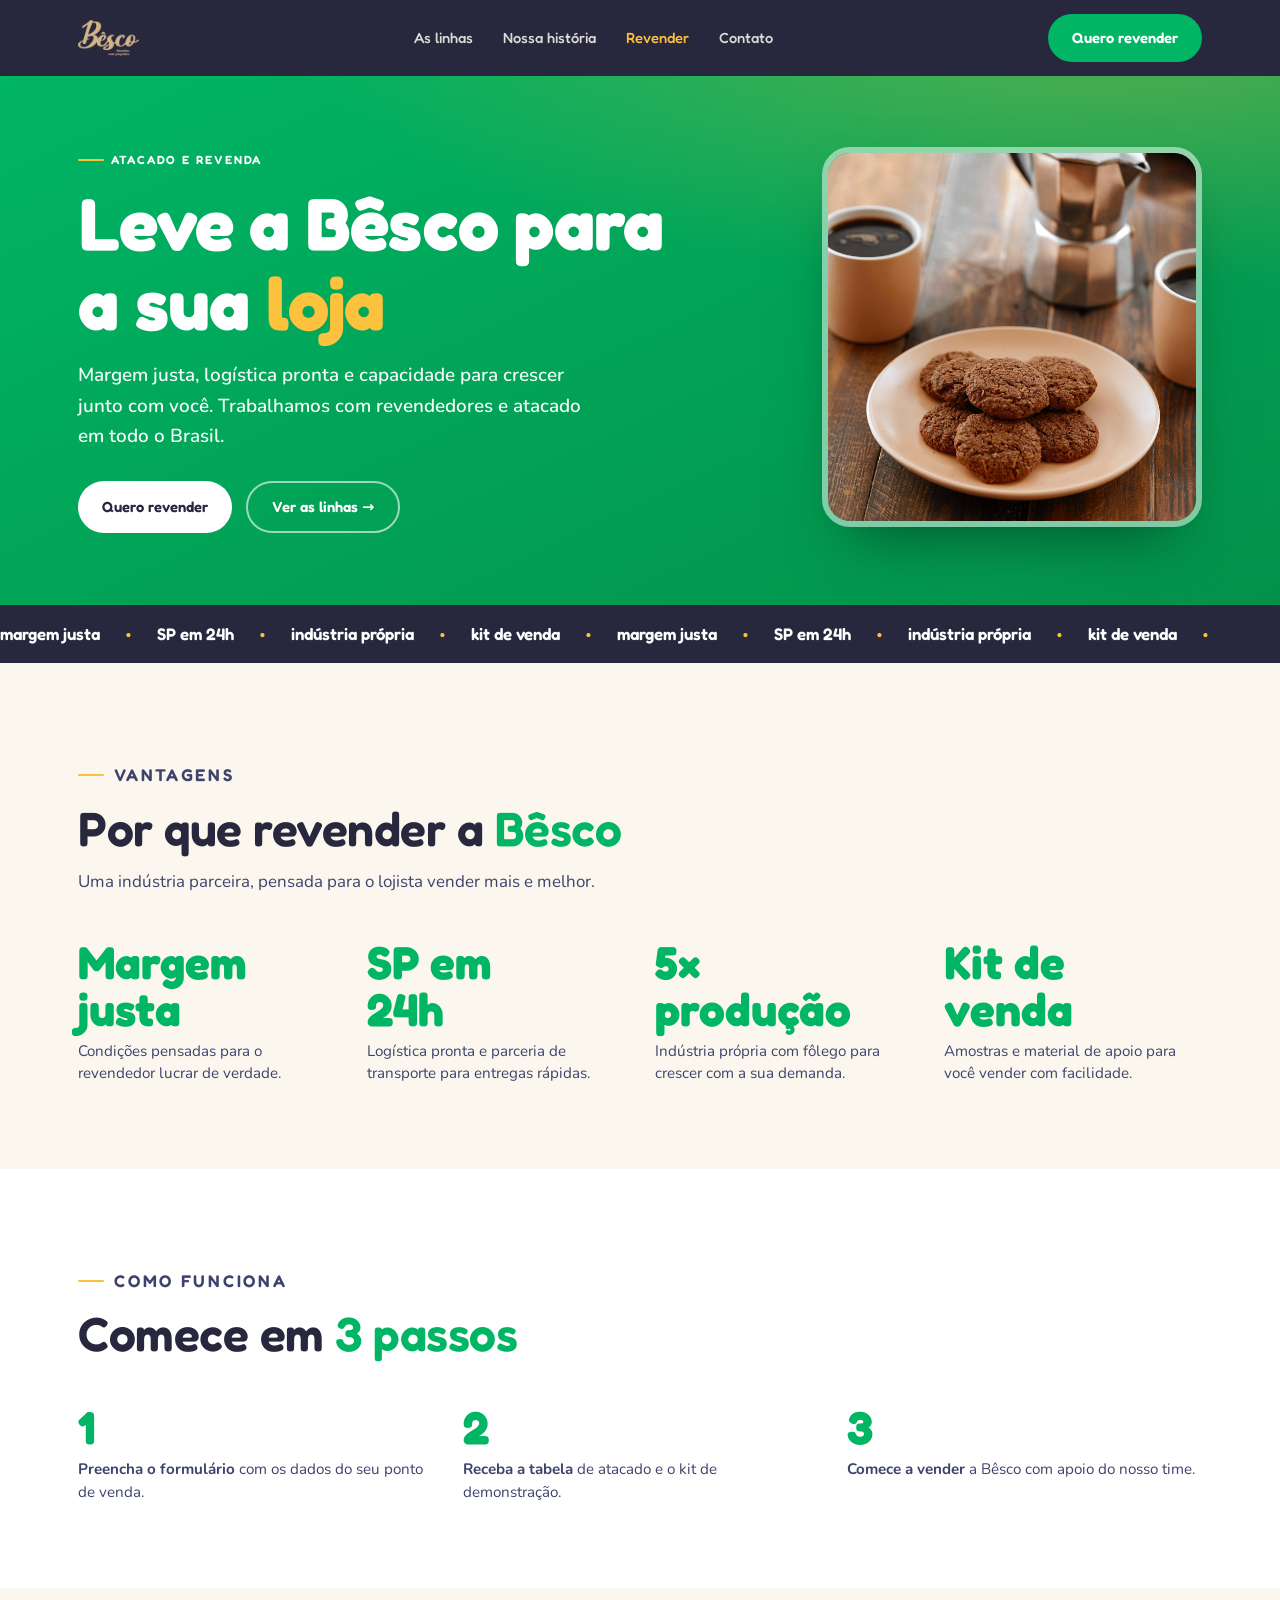
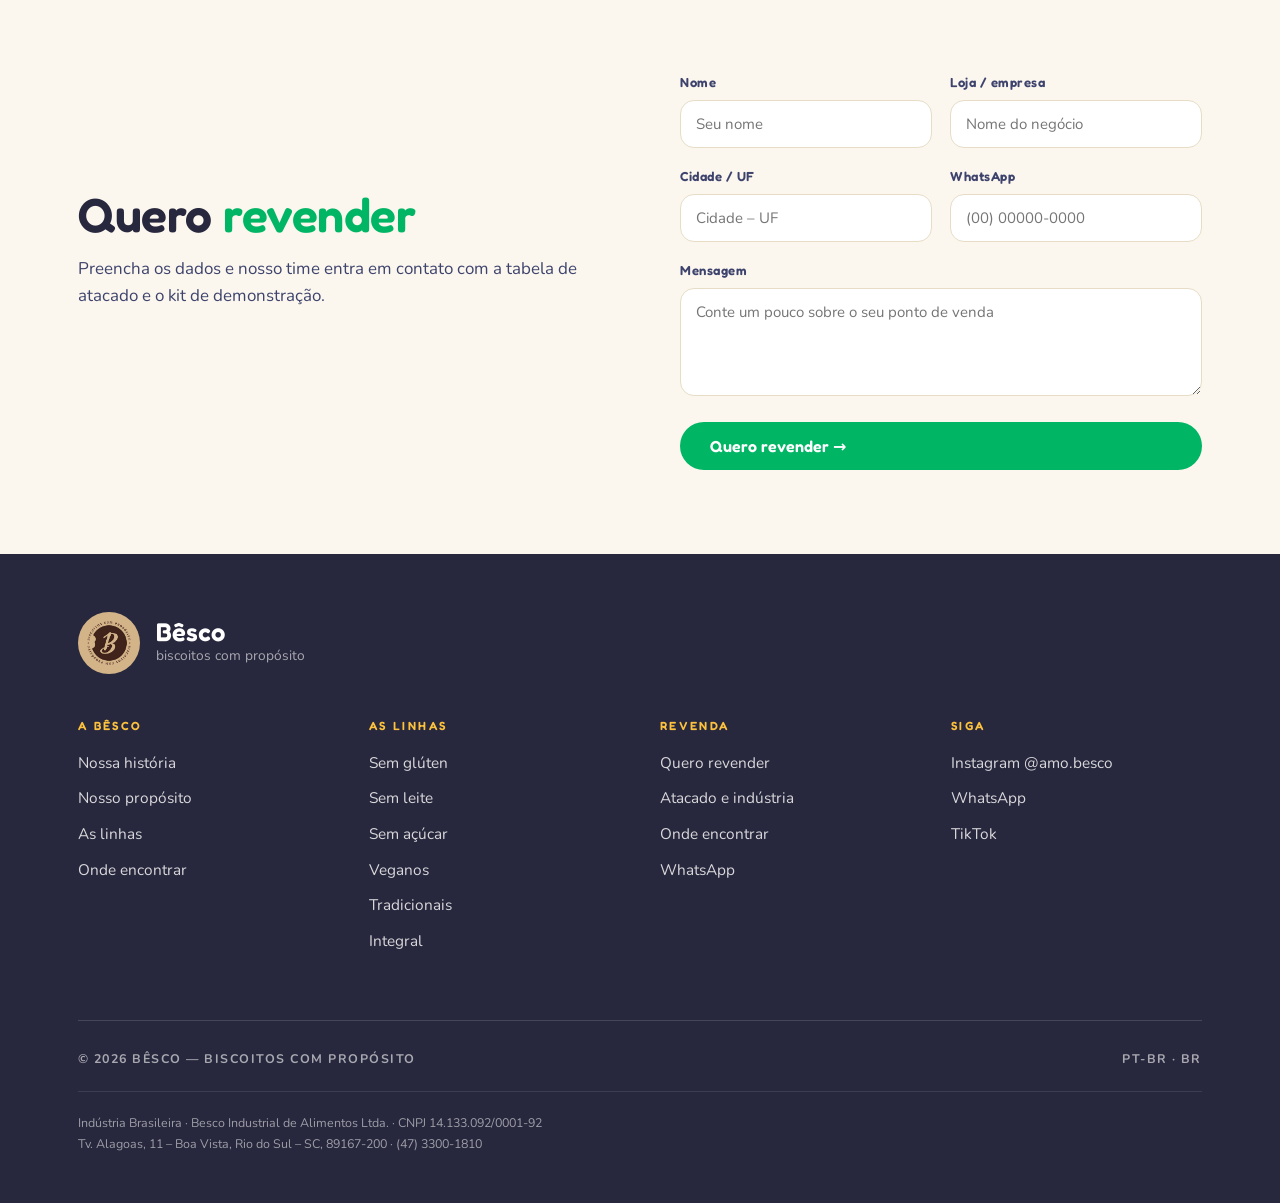
<file: revender.html>
<!doctype html>
<html lang="pt-BR">
<head>
<meta charset="utf-8" />
<meta name="viewport" content="width=device-width, initial-scale=1" />
<title>Quero revender — Bêsco</title>
<link rel="stylesheet" href="besco.css" />
</head>
<body>

<header class="site-header"><div class="wrap bar">
  <a class="brand" href="index.html"><img src="mqy7fmq2-besco_logo.png" alt="Bêsco"></a>
  <nav class="nav"><a href="linhas.html">As linhas</a><a href="sobre.html">Nossa história</a><a href="revender.html" aria-current="page">Revender</a><a href="contato.html">Contato</a></nav>
  <a class="pill" href="#form">Quero revender</a>
</div></header>

<section class="page-hero"><div class="wrap">
  <div>
    <p class="eyebrow">Atacado e revenda</p>
    <h1>Leve a Bêsco para<br>a sua <em>loja</em></h1>
    <p class="lead">Margem justa, logística pronta e capacidade para crescer junto com você. Trabalhamos com revendedores e atacado em todo o Brasil.</p>
    <div class="acts"><a class="pill pill-light" href="#form">Quero revender</a><a class="pill pill-outline" href="linhas.html">Ver as linhas →</a></div>
  </div>
  <div class="hero-photo"><img src="mqy6au1o-amo.besco_1624731942_2604762780712991427_37765778252.jpg" alt="Biscoitos Bêsco"></div>
</div></section>

<div class="ticker" aria-hidden="true"><div class="ticker-track">
  <span>margem justa</span><span>SP em 24h</span><span>indústria própria</span><span>kit de venda</span>
  <span>margem justa</span><span>SP em 24h</span><span>indústria própria</span><span>kit de venda</span>
</div></div>

<section class="block"><div class="wrap">
  <div class="section-head"><p class="eyebrow">Vantagens</p><h2>Por que revender a <em>Bêsco</em></h2><p>Uma indústria parceira, pensada para o lojista vender mais e melhor.</p></div>
  <div class="facts">
    <div class="fact"><div class="n">Margem<br>justa</div><div class="d">Condições pensadas para o revendedor lucrar de verdade.</div></div>
    <div class="fact"><div class="n">SP em<br>24h</div><div class="d">Logística pronta e parceria de transporte para entregas rápidas.</div></div>
    <div class="fact"><div class="n">5×<br>produção</div><div class="d">Indústria própria com fôlego para crescer com a sua demanda.</div></div>
    <div class="fact"><div class="n">Kit de<br>venda</div><div class="d">Amostras e material de apoio para você vender com facilidade.</div></div>
  </div>
</div></section>

<section class="block alt"><div class="wrap">
  <div class="section-head"><p class="eyebrow">Como funciona</p><h2>Comece em <em>3 passos</em></h2></div>
  <div class="facts" style="grid-template-columns:repeat(3,1fr)">
    <div class="fact"><div class="n">1</div><div class="d"><strong>Preencha o formulário</strong> com os dados do seu ponto de venda.</div></div>
    <div class="fact"><div class="n">2</div><div class="d"><strong>Receba a tabela</strong> de atacado e o kit de demonstração.</div></div>
    <div class="fact"><div class="n">3</div><div class="d"><strong>Comece a vender</strong> a Bêsco com apoio do nosso time.</div></div>
  </div>
</div></section>

<section class="block"><div class="wrap split">
  <div>
    <div class="section-head"><h2>Quero <em>revender</em></h2><p>Preencha os dados e nosso time entra em contato com a tabela de atacado e o kit de demonstração.</p></div>
  </div>
  <form id="form" class="form" onsubmit="event.preventDefault(); this.querySelector('.ok').style.display='block';">
    <div class="row">
      <div class="field"><label>Nome</label><input type="text" placeholder="Seu nome" required></div>
      <div class="field"><label>Loja / empresa</label><input type="text" placeholder="Nome do negócio"></div>
    </div>
    <div class="row">
      <div class="field"><label>Cidade / UF</label><input type="text" placeholder="Cidade – UF" required></div>
      <div class="field"><label>WhatsApp</label><input type="tel" placeholder="(00) 00000-0000" required></div>
    </div>
    <div class="field"><label>Mensagem</label><textarea rows="4" placeholder="Conte um pouco sobre o seu ponto de venda"></textarea></div>
    <button class="btn" type="submit">Quero revender →</button>
    <p class="ok" style="display:none; color:var(--verde-folha); font-weight:800; font-size:14px;">Recebido! Em breve nosso time entra em contato pelo WhatsApp.</p>
  </form>
</div></section>

<footer class="site-footer"><div class="wrap">
  <div class="foot-brand"><img class="seal" src="mqy7fmq3-images.jpg" alt="Bêsco"><div><div class="serif">Bêsco</div><div class="sub">biscoitos com propósito</div></div></div>
  <div class="foot-cols">
    <div><h4>A Bêsco</h4><a href="sobre.html">Nossa história</a><a href="sobre.html">Nosso propósito</a><a href="linhas.html">As linhas</a><a href="contato.html">Onde encontrar</a></div>
    <div><h4>As linhas</h4><a href="linha-sem-gluten.html">Sem glúten</a><a href="linha-sem-leite.html">Sem leite</a><a href="linha-sem-acucar.html">Sem açúcar</a><a href="linha-veganos.html">Veganos</a><a href="linha-tradicionais.html">Tradicionais</a><a href="linha-integral.html">Integral</a></div>
    <div><h4>Revenda</h4><a href="revender.html">Quero revender</a><a href="revender.html">Atacado e indústria</a><a href="contato.html">Onde encontrar</a><a href="contato.html">WhatsApp</a></div>
    <div><h4>Siga</h4><a href="https://instagram.com/amo.besco" target="_blank" rel="noreferrer">Instagram @amo.besco</a><a href="contato.html">WhatsApp</a><a href="contato.html">TikTok</a></div>
  </div>
  <div class="foot-bottom"><span>© 2026 Bêsco — Biscoitos com propósito</span><span>PT-BR · BR</span></div>
  <div class="legal">Indústria Brasileira · Besco Industrial de Alimentos Ltda. · CNPJ 14.133.092/0001-92<br>Tv. Alagoas, 11 – Boa Vista, Rio do Sul – SC, 89167-200 · (47) 3300-1810</div>
</div></footer>

</body>
</html>
</file>
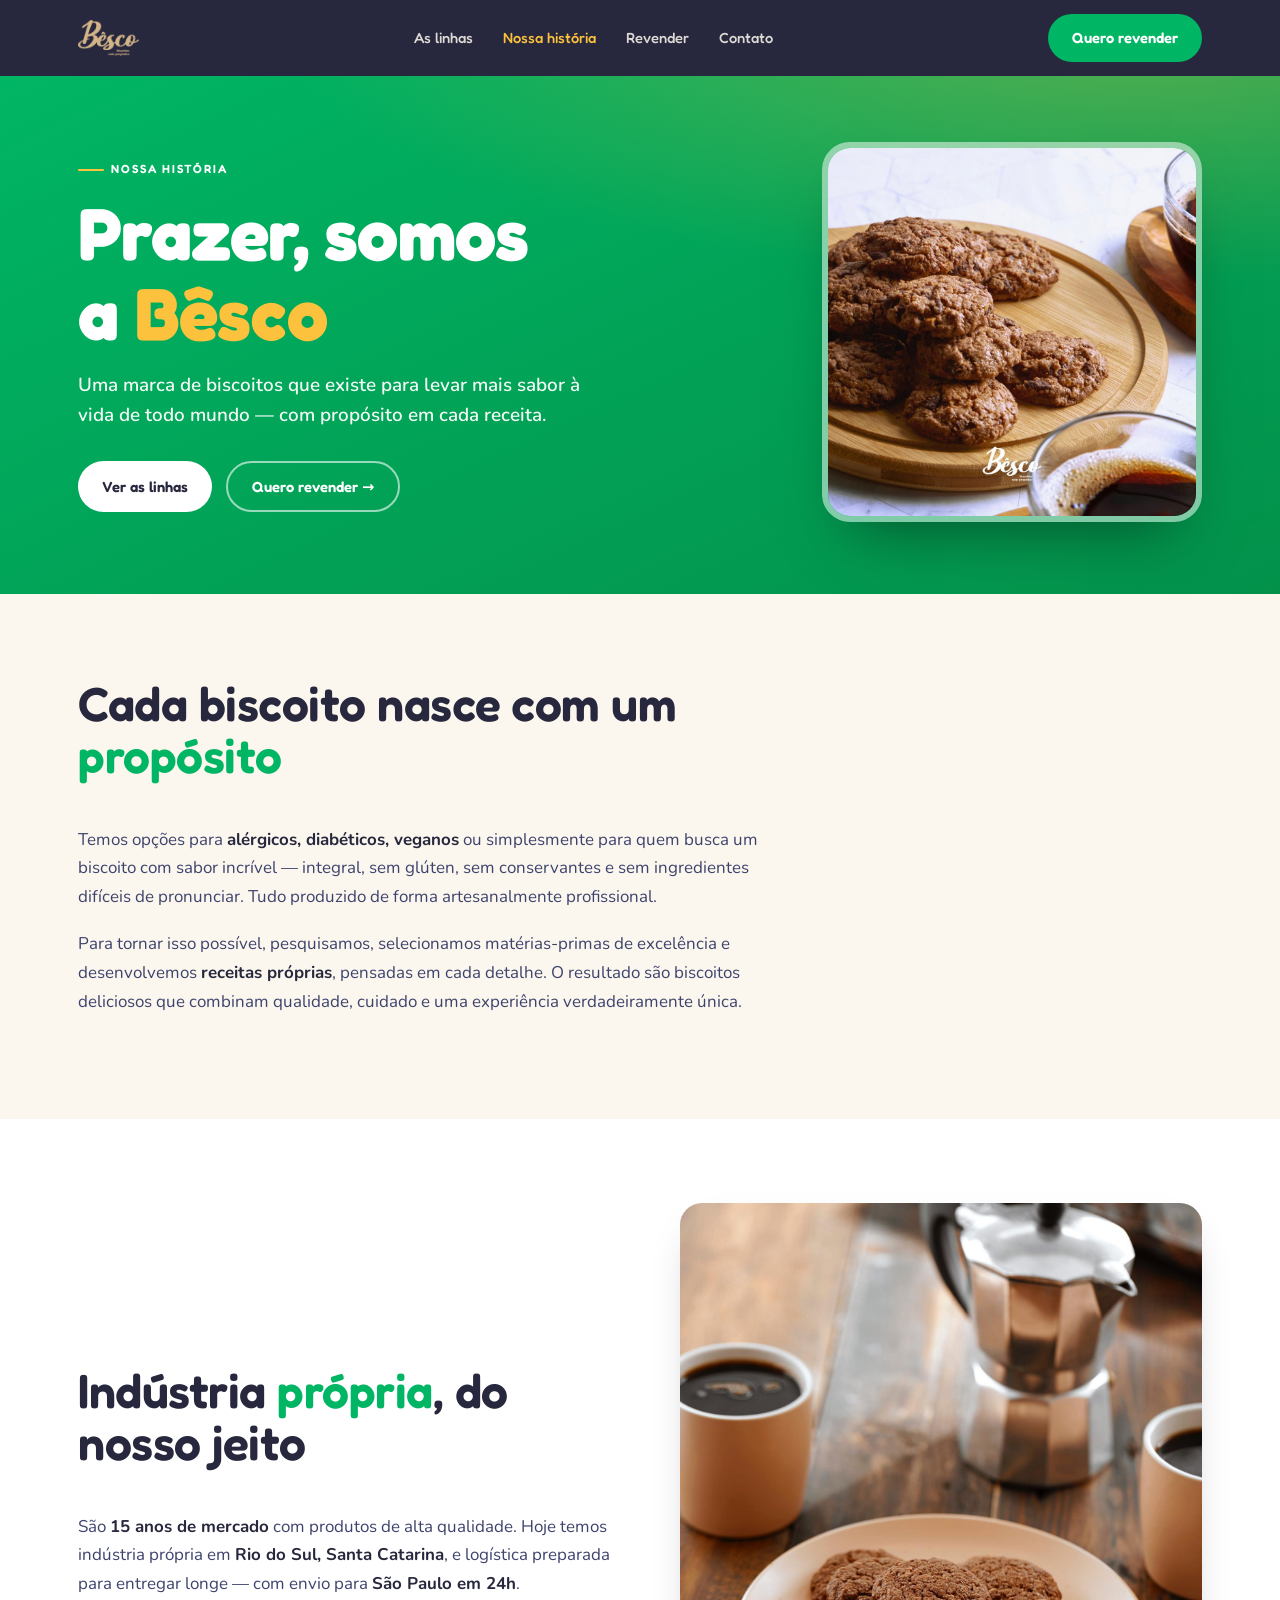
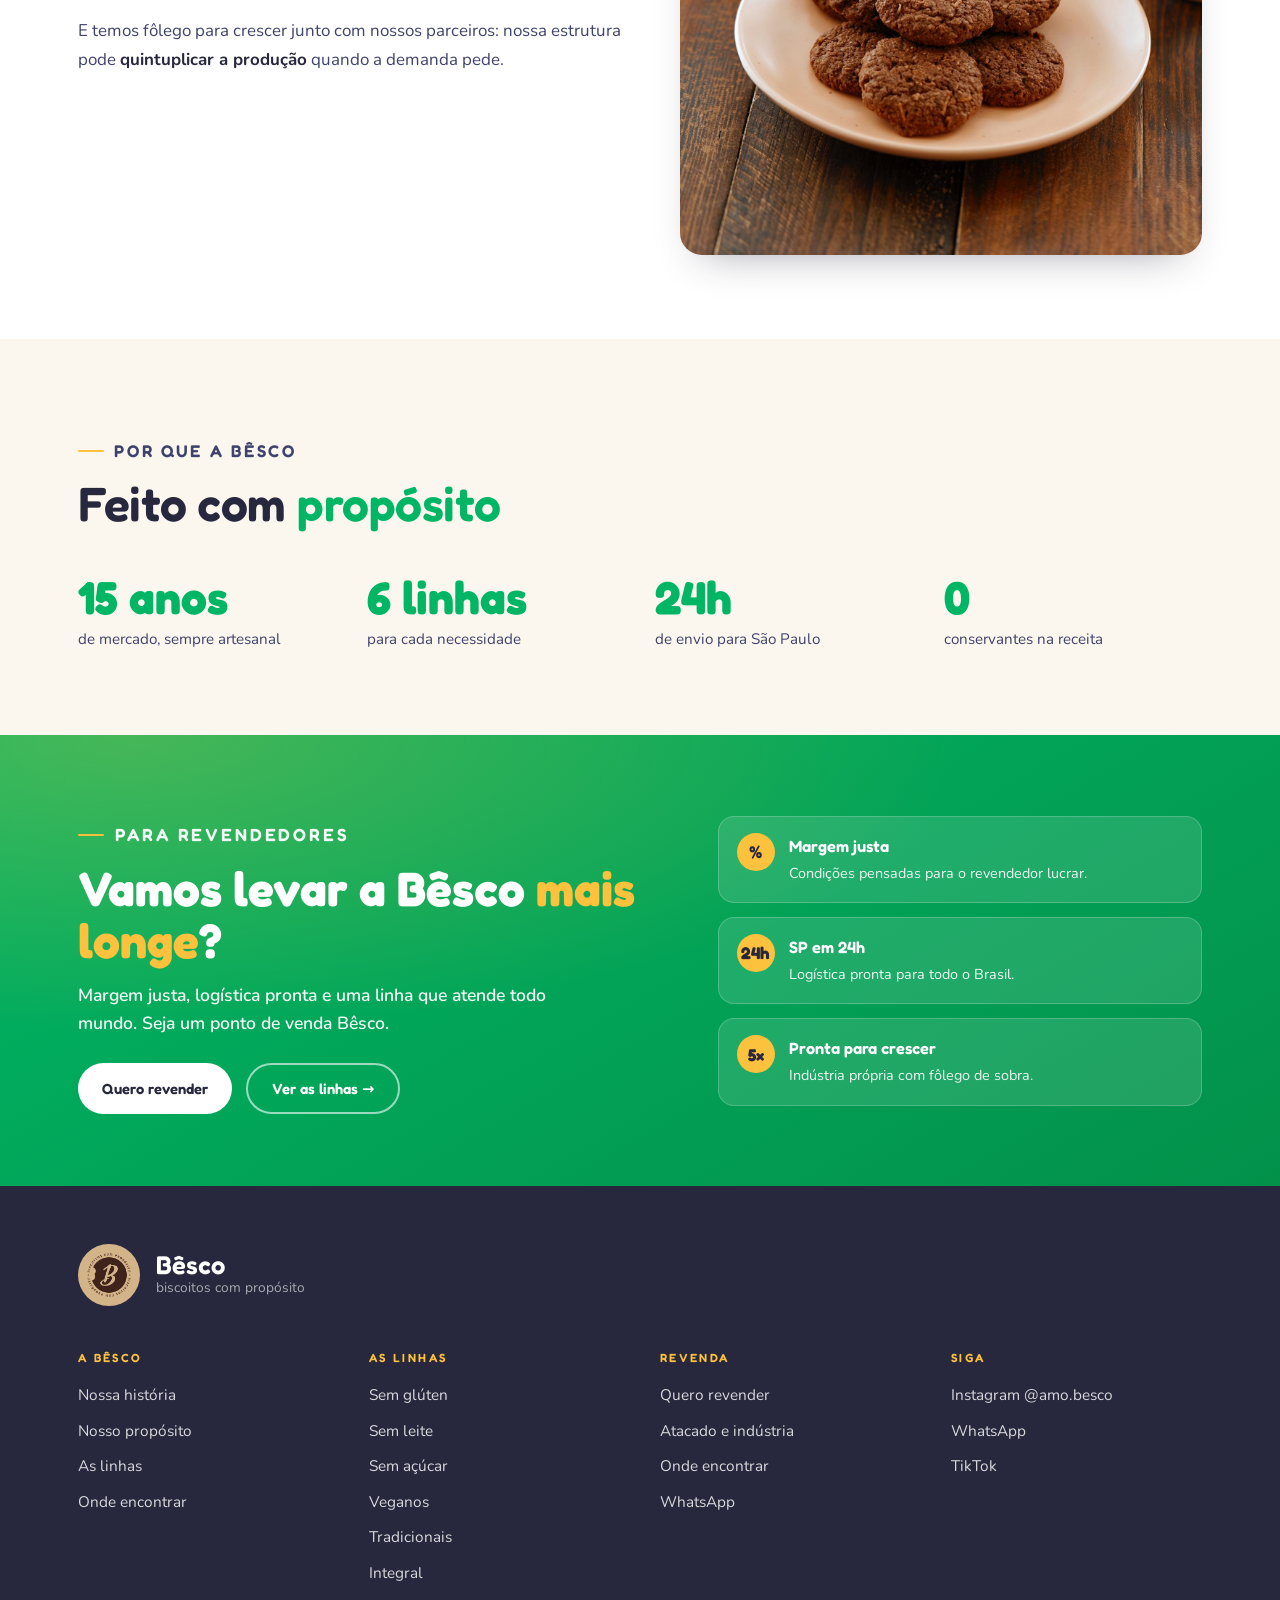
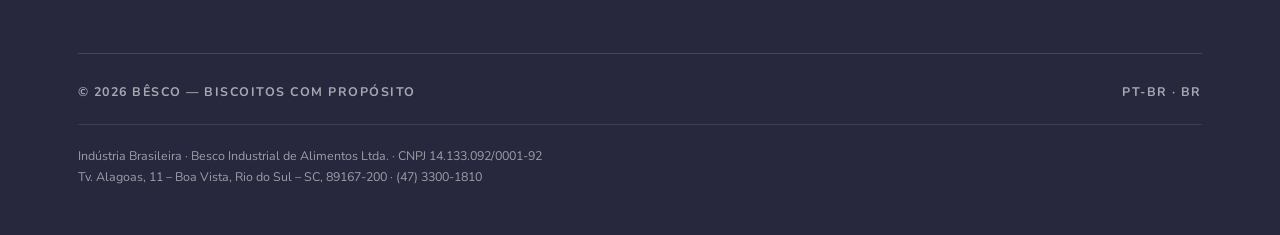
<file: sobre.html>
<!doctype html>
<html lang="pt-BR">
<head>
<meta charset="utf-8" />
<meta name="viewport" content="width=device-width, initial-scale=1" />
<title>Nossa história — Bêsco</title>
<link rel="stylesheet" href="besco.css" />
</head>
<body>

<header class="site-header"><div class="wrap bar">
  <a class="brand" href="index.html"><img src="mqy7fmq2-besco_logo.png" alt="Bêsco"></a>
  <nav class="nav"><a href="linhas.html">As linhas</a><a href="sobre.html" aria-current="page">Nossa história</a><a href="revender.html">Revender</a><a href="contato.html">Contato</a></nav>
  <a class="pill" href="revender.html">Quero revender</a>
</div></header>

<section class="page-hero"><div class="wrap">
  <div>
    <p class="eyebrow">Nossa história</p>
    <h1>Prazer, somos<br>a <em>Bêsco</em></h1>
    <p class="lead">Uma marca de biscoitos que existe para levar mais sabor à vida de todo mundo — com propósito em cada receita.</p>
    <div class="acts"><a class="pill pill-light" href="linhas.html">Ver as linhas</a><a class="pill pill-outline" href="revender.html">Quero revender →</a></div>
  </div>
  <div class="hero-photo"><img src="mqy6au02-amo.besco_1622026063_2582064221664556464_37765778252.jpg" alt="Biscoitos Bêsco na tábua"></div>
</div></section>

<section class="block"><div class="wrap prose">
  <div class="section-head"><h2>Cada biscoito nasce com um <em>propósito</em></h2></div>
  <p>Temos opções para <strong>alérgicos, diabéticos, veganos</strong> ou simplesmente para quem busca um biscoito com sabor incrível — integral, sem glúten, sem conservantes e sem ingredientes difíceis de pronunciar. Tudo produzido de forma artesanalmente profissional.</p>
  <p>Para tornar isso possível, pesquisamos, selecionamos matérias-primas de excelência e desenvolvemos <strong>receitas próprias</strong>, pensadas em cada detalhe. O resultado são biscoitos deliciosos que combinam qualidade, cuidado e uma experiência verdadeiramente única.</p>
</div></section>

<section class="block alt"><div class="wrap split">
  <div>
    <div class="section-head"><h2>Indústria <em>própria</em>, do nosso jeito</h2></div>
    <div class="prose">
      <p>São <strong>15 anos de mercado</strong> com produtos de alta qualidade. Hoje temos indústria própria em <strong>Rio do Sul, Santa Catarina</strong>, e logística preparada para entregar longe — com envio para <strong>São Paulo em 24h</strong>.</p>
      <p>E temos fôlego para crescer junto com nossos parceiros: nossa estrutura pode <strong>quintuplicar a produção</strong> quando a demanda pede.</p>
    </div>
  </div>
  <img src="mqy6au1o-amo.besco_1624731942_2604762780712991427_37765778252.jpg" alt="Biscoitos Bêsco com café">
</div></section>

<section class="block"><div class="wrap">
  <div class="section-head"><p class="eyebrow">Por que a Bêsco</p><h2>Feito com <em>propósito</em></h2></div>
  <div class="facts">
    <div class="fact"><div class="n">15 anos</div><div class="d">de mercado, sempre artesanal</div></div>
    <div class="fact"><div class="n">6 linhas</div><div class="d">para cada necessidade</div></div>
    <div class="fact"><div class="n">24h</div><div class="d">de envio para São Paulo</div></div>
    <div class="fact"><div class="n">0</div><div class="d">conservantes na receita</div></div>
  </div>
</div></section>

<section class="reseller"><div class="wrap">
  <div>
    <p class="eyebrow" style="color:#fff">Para revendedores</p>
    <h2>Vamos levar a Bêsco <em>mais longe</em>?</h2>
    <p>Margem justa, logística pronta e uma linha que atende todo mundo. Seja um ponto de venda Bêsco.</p>
    <div class="acts"><a class="pill pill-light" href="revender.html">Quero revender</a><a class="pill pill-outline" href="linhas.html">Ver as linhas →</a></div>
  </div>
  <div class="res-list">
    <div class="res-item"><div class="ic">%</div><div><b>Margem justa</b><span>Condições pensadas para o revendedor lucrar.</span></div></div>
    <div class="res-item"><div class="ic">24h</div><div><b>SP em 24h</b><span>Logística pronta para todo o Brasil.</span></div></div>
    <div class="res-item"><div class="ic">5×</div><div><b>Pronta para crescer</b><span>Indústria própria com fôlego de sobra.</span></div></div>
  </div>
</div></section>

<footer class="site-footer"><div class="wrap">
  <div class="foot-brand"><img class="seal" src="mqy7fmq3-images.jpg" alt="Bêsco"><div><div class="serif">Bêsco</div><div class="sub">biscoitos com propósito</div></div></div>
  <div class="foot-cols">
    <div><h4>A Bêsco</h4><a href="sobre.html">Nossa história</a><a href="sobre.html">Nosso propósito</a><a href="linhas.html">As linhas</a><a href="contato.html">Onde encontrar</a></div>
    <div><h4>As linhas</h4><a href="linha-sem-gluten.html">Sem glúten</a><a href="linha-sem-leite.html">Sem leite</a><a href="linha-sem-acucar.html">Sem açúcar</a><a href="linha-veganos.html">Veganos</a><a href="linha-tradicionais.html">Tradicionais</a><a href="linha-integral.html">Integral</a></div>
    <div><h4>Revenda</h4><a href="revender.html">Quero revender</a><a href="revender.html">Atacado e indústria</a><a href="contato.html">Onde encontrar</a><a href="contato.html">WhatsApp</a></div>
    <div><h4>Siga</h4><a href="https://instagram.com/amo.besco" target="_blank" rel="noreferrer">Instagram @amo.besco</a><a href="contato.html">WhatsApp</a><a href="contato.html">TikTok</a></div>
  </div>
  <div class="foot-bottom"><span>© 2026 Bêsco — Biscoitos com propósito</span><span>PT-BR · BR</span></div>
  <div class="legal">Indústria Brasileira · Besco Industrial de Alimentos Ltda. · CNPJ 14.133.092/0001-92<br>Tv. Alagoas, 11 – Boa Vista, Rio do Sul – SC, 89167-200 · (47) 3300-1810</div>
</div></footer>

</body>
</html>
</file>
<file: besco.css>
@import url('https://fonts.googleapis.com/css2?family=Fredoka:wght@400;500;600;700&family=Nunito:ital,wght@0,400;0,600;0,700;0,800;0,900;1,600&display=swap');

/* ============================================================
   Bêsco — design system (referência oficial besco.com.br)
   Fredoka (display) + Nunito (texto) · verde / amarelo / índigo / creme
   ============================================================ */
:root{
  --verde:#00b564; --verde-mid:#04a558; --verde-folha:#03914a;
  --amarelo:#fcc13d; --dourado:#dda22c;
  --indigo:#27273d; --azul-cinza:#3e436d; --branco:#fff;
  --creme:#fbf7ee; --creme-2:#f2ead9; --traco:#e7ddc7;
  --line:rgba(39,39,61,0.12);
  --radius:22px; --pill:999px;
  --shadow:0 18px 40px -22px rgba(39,39,61,.45);
  --shadow-sm:0 8px 22px -14px rgba(39,39,61,.5);
  --font-display:'Fredoka',system-ui,sans-serif;
  --font-body:'Nunito',system-ui,sans-serif;
}
*{box-sizing:border-box;margin:0;padding:0}
html{scroll-behavior:smooth}
body{font-family:var(--font-body);color:var(--indigo);background:var(--creme);font-size:17px;line-height:1.6;-webkit-font-smoothing:antialiased}
img{display:block;max-width:100%}
a{color:inherit;text-decoration:none}
h1,h2,h3,h4{font-family:var(--font-display);font-weight:600;line-height:1.08;margin:0}
.wrap{max-width:1180px;margin:0 auto;padding:0 28px}
.eyebrow{font-family:var(--font-display);font-weight:600;letter-spacing:.16em;text-transform:uppercase;font-size:.74rem;color:var(--verde-folha);display:inline-flex;align-items:center;gap:.6em;margin-bottom:14px}
.eyebrow::before{content:"";width:26px;height:2px;background:var(--amarelo);border-radius:2px}

/* ---------- Header ---------- */
.site-header{position:sticky;top:0;z-index:50;background:var(--indigo)}
.site-header .bar{display:flex;align-items:center;justify-content:space-between;height:76px}
.brand img{height:36px;width:auto}
.nav{display:flex;align-items:center;gap:30px}
.nav a{font-family:var(--font-display);font-size:.92rem;font-weight:500;color:rgba(251,247,238,.86);transition:color .2s}
.nav a:hover,.nav a[aria-current="page"]{color:var(--amarelo)}
.pill{display:inline-flex;align-items:center;gap:.5em;font-family:var(--font-display);font-weight:600;font-size:.92rem;background:var(--verde);color:#fff;border-radius:var(--pill);padding:12px 24px;transition:.18s ease;white-space:nowrap}
.pill:hover{background:var(--verde-folha);transform:translateY(-2px)}
.pill-amarelo{background:var(--amarelo);color:var(--indigo)}
.pill-amarelo:hover{background:var(--dourado)}
.pill-light{background:#fff;color:var(--indigo)}
.pill-outline{background:transparent;color:#fff;border:2px solid rgba(255,255,255,.6)}
.pill-outline:hover{background:#fff;color:var(--verde-folha)}

/* ---------- Hero (verde, estilo marca) ---------- */
.page-hero{position:relative;overflow:hidden;color:#fff;
  background:radial-gradient(120% 90% at 88% -10%,rgba(252,193,61,.34),transparent 55%),linear-gradient(155deg,var(--verde) 0%,var(--verde-folha) 100%)}
.page-hero .wrap{position:relative;z-index:2;display:grid;grid-template-columns:1.15fr .85fr;gap:48px;align-items:center;padding:66px 28px 72px}
.page-hero .eyebrow{color:#fff}
.page-hero .eyebrow::before{background:var(--amarelo)}
.page-hero h1{font-size:clamp(2.6rem,6.4vw,4.6rem);font-weight:700;letter-spacing:-.01em}
.page-hero h1 em{font-style:normal;color:var(--amarelo)}
.page-hero .lead{font-size:1.18rem;font-weight:600;max-width:520px;margin-top:18px;opacity:.95}
.page-hero .acts{display:flex;flex-wrap:wrap;gap:14px;margin-top:30px}
.hero-photo{justify-self:end;width:100%;max-width:380px;aspect-ratio:1;border-radius:28px;overflow:hidden;box-shadow:0 30px 60px -28px rgba(0,0,0,.5);border:6px solid rgba(255,255,255,.5)}
.hero-photo img{width:100%;height:100%;object-fit:cover}
.page-hero.simple .wrap{grid-template-columns:1fr;max-width:820px}

/* ---------- Ticker ---------- */
.ticker{background:var(--indigo);overflow:hidden;white-space:nowrap}
.ticker-track{display:inline-flex;animation:bsc-scroll 26s linear infinite;will-change:transform}
.ticker-track span{font-family:var(--font-display);font-weight:600;font-size:1.05rem;padding:16px 0;color:#fff}
.ticker-track span::after{content:"•";margin:0 26px;color:var(--amarelo)}
@keyframes bsc-scroll{from{transform:translateX(0)}to{transform:translateX(-50%)}}
@media(prefers-reduced-motion:reduce){.ticker-track{animation:none}}

/* ---------- Sections ---------- */
.block{padding:84px 0}
.block.alt{background:var(--branco)}
.block.cream{background:var(--creme-2)}
.section-head{max-width:720px;margin-bottom:44px}
.section-head h2{font-size:clamp(1.9rem,4.4vw,3rem);font-weight:600;letter-spacing:-.01em}
.section-head h2 em{font-style:normal;color:var(--verde)}
.section-head p{margin-top:14px;color:var(--azul-cinza);font-size:1.06rem}
.prose p{color:var(--azul-cinza);font-size:1.06rem;line-height:1.7;margin-bottom:18px;max-width:680px}
.prose p strong{color:var(--indigo);font-weight:700}

/* ---------- Chips / badges ---------- */
.chips{display:flex;flex-wrap:wrap;gap:8px}
.chip{font-family:var(--font-body);font-size:.8rem;font-weight:800;letter-spacing:.02em;padding:7px 14px;border-radius:var(--pill);background:rgba(0,181,100,.12);color:var(--verde-folha)}
.chip.gold{background:rgba(252,193,61,.2);color:var(--dourado)}
.chip.solid{background:var(--verde);color:#fff}

/* ---------- Line cards ---------- */
.grid-lines{display:grid;grid-template-columns:repeat(3,1fr);gap:26px}
.line-card{display:block;border:1px solid var(--line);border-radius:var(--radius);overflow:hidden;background:#fff;transition:transform .25s ease,box-shadow .25s ease}
.line-card:hover{transform:translateY(-5px);box-shadow:var(--shadow)}
.line-card .ph{aspect-ratio:4/3;overflow:hidden;position:relative}
.line-card .ph img{width:100%;height:100%;object-fit:cover;transition:transform .4s ease}
.line-card:hover .ph img{transform:scale(1.06)}
.line-card .ph .tagtop{position:absolute;top:12px;left:12px;background:rgba(255,255,255,.92);color:var(--verde-folha);font-family:var(--font-display);font-weight:600;font-size:.72rem;letter-spacing:.04em;padding:6px 12px;border-radius:var(--pill)}
.line-card .body{padding:22px 22px 24px}
.line-card h3{font-size:1.5rem;margin-bottom:8px}
.line-card p{font-size:.95rem;color:var(--azul-cinza);line-height:1.55}
.line-card .more{display:inline-flex;align-items:center;gap:.4em;margin-top:14px;font-family:var(--font-display);font-weight:600;font-size:.92rem;color:var(--verde-folha)}

/* ---------- Facts ---------- */
.facts{display:grid;grid-template-columns:repeat(4,1fr);gap:30px}
.fact .n{font-family:var(--font-display);font-size:clamp(2.1rem,3.6vw,3rem);font-weight:700;line-height:1;color:var(--verde)}
.fact .d{margin-top:8px;font-size:.95rem;color:var(--azul-cinza);line-height:1.5}

/* ---------- Reseller band ---------- */
.reseller{background:radial-gradient(120% 120% at 10% 0%,rgba(252,193,61,.28),transparent 55%),linear-gradient(150deg,var(--verde) 0%,var(--verde-folha) 100%);color:#fff}
.reseller .wrap{display:grid;grid-template-columns:1.1fr .9fr;gap:48px;align-items:center;padding:72px 28px}
.reseller h2{font-size:clamp(2rem,4.2vw,3rem);font-weight:700}
.reseller h2 em{font-style:normal;color:var(--amarelo)}
.reseller p{margin-top:14px;font-size:1.1rem;font-weight:600;opacity:.95;max-width:480px}
.reseller .acts{display:flex;flex-wrap:wrap;gap:14px;margin-top:26px}
.res-list{display:grid;gap:14px}
.res-item{display:flex;gap:14px;align-items:flex-start;background:rgba(255,255,255,.12);border:1px solid rgba(255,255,255,.2);border-radius:16px;padding:16px 18px}
.res-item .ic{flex:none;width:38px;height:38px;border-radius:50%;background:var(--amarelo);color:var(--indigo);display:grid;place-items:center;font-family:var(--font-display);font-weight:700}
.res-item b{font-family:var(--font-display);font-weight:600;font-size:1.02rem;display:block}
.res-item span{font-size:.9rem;opacity:.92}

/* ---------- Split ---------- */
.split{display:grid;grid-template-columns:1.05fr 1fr;gap:54px;align-items:center}
.split img{border-radius:var(--radius);width:100%;object-fit:cover;box-shadow:var(--shadow)}

/* ---------- Quote ---------- */
.quote-big{font-family:var(--font-display);font-weight:500;font-size:clamp(1.6rem,3.4vw,2.6rem);line-height:1.25;color:var(--indigo);max-width:900px}
.quote-big em{font-style:normal;color:var(--verde)}

/* ---------- Forms ---------- */
.form{display:grid;gap:18px;max-width:560px}
.form .row{display:grid;gap:18px;grid-template-columns:1fr 1fr}
.field label{display:block;font-family:var(--font-display);font-size:.82rem;font-weight:600;letter-spacing:.04em;color:var(--azul-cinza);margin-bottom:7px}
.field input,.field textarea,.field select{width:100%;border:1.5px solid var(--traco);border-radius:14px;padding:13px 15px;font-family:inherit;font-size:15px;color:var(--indigo);background:#fff;outline:none;transition:border-color .2s}
.field input:focus,.field textarea:focus,.field select:focus{border-color:var(--verde)}
.btn{display:inline-flex;align-items:center;gap:.5em;font-family:var(--font-display);font-weight:600;font-size:1rem;background:var(--verde);color:#fff;border:0;cursor:pointer;border-radius:var(--pill);padding:14px 30px;transition:.18s ease}
.btn:hover{background:var(--verde-folha);transform:translateY(-2px)}

/* ---------- CTA band ---------- */
.cta-band{background:var(--amarelo);color:var(--indigo);text-align:center}
.cta-band .inner{padding:72px 0}
.cta-band h2{font-size:clamp(2rem,4.4vw,3rem);font-weight:700}
.cta-band p{margin:14px auto 26px;max-width:560px;font-size:1.08rem;font-weight:600}

/* ---------- Info cards ---------- */
.info-grid{display:grid;grid-template-columns:repeat(3,1fr);gap:22px}
.info-card{border:1px solid var(--line);border-radius:18px;padding:26px;background:#fff}
.info-card .k{font-family:var(--font-display);font-size:.74rem;font-weight:600;letter-spacing:.16em;text-transform:uppercase;color:var(--verde-folha);margin-bottom:10px}
.info-card .v{font-size:1.02rem;color:var(--indigo);line-height:1.5}

/* ---------- Footer ---------- */
.site-footer{background:var(--indigo);color:#cfcfe0}
.site-footer .wrap{padding-top:58px;padding-bottom:48px}
.foot-brand{display:flex;align-items:center;gap:16px;margin-bottom:46px}
.foot-brand .seal{width:62px;height:62px;border-radius:50%}
.foot-brand .serif{font-family:var(--font-display);font-weight:600;font-size:1.6rem;color:#fff;line-height:1}
.foot-brand .sub{font-size:.86rem;color:rgba(255,255,255,.6)}
.foot-cols{display:grid;grid-template-columns:repeat(4,1fr);gap:40px;margin-bottom:56px}
.foot-cols h4{font-family:var(--font-display);font-size:.74rem;font-weight:600;letter-spacing:.2em;text-transform:uppercase;color:var(--amarelo);margin-bottom:18px}
.foot-cols a{display:block;font-size:.96rem;color:rgba(255,255,255,.82);margin-bottom:11px}
.foot-cols a:hover{color:#fff}
.foot-bottom{display:flex;flex-wrap:wrap;gap:14px 26px;justify-content:space-between;align-items:center;padding-top:28px;border-top:1px solid rgba(255,255,255,.14);font-size:.78rem;font-weight:700;letter-spacing:.12em;text-transform:uppercase;color:rgba(255,255,255,.6)}
.legal{margin-top:22px;padding-top:20px;border-top:1px solid rgba(255,255,255,.1);font-size:.78rem;line-height:1.7;color:rgba(255,255,255,.55)}

@media(max-width:920px){
  .nav{display:none}
  .page-hero .wrap{grid-template-columns:1fr;gap:32px}
  .hero-photo{justify-self:start;max-width:320px}
  .reseller .wrap,.split{grid-template-columns:1fr;gap:32px}
  .grid-lines{grid-template-columns:repeat(2,1fr)}
  .facts{grid-template-columns:repeat(2,1fr)}
  .info-grid{grid-template-columns:1fr}
  .foot-cols{grid-template-columns:repeat(2,1fr);gap:32px}
}
@media(max-width:560px){
  .grid-lines{grid-template-columns:1fr}
  .form .row{grid-template-columns:1fr}
}
</file>
